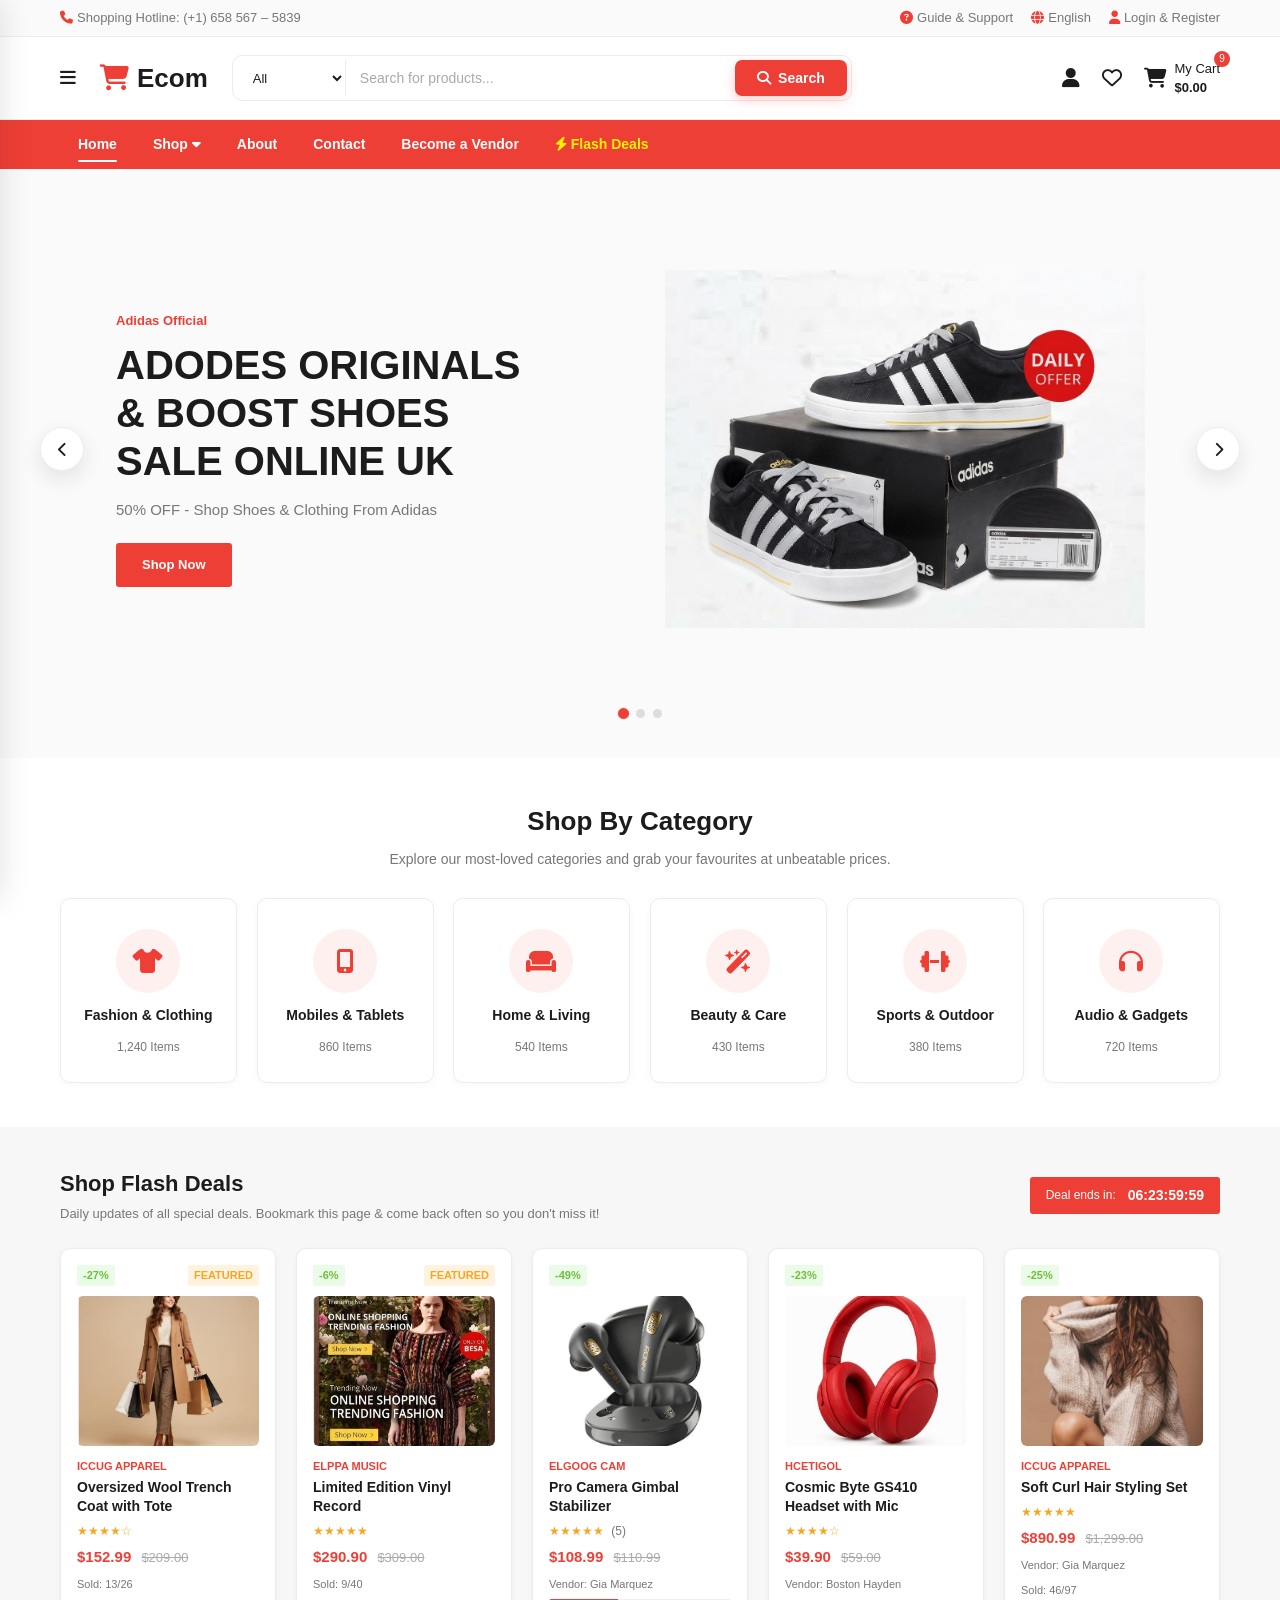
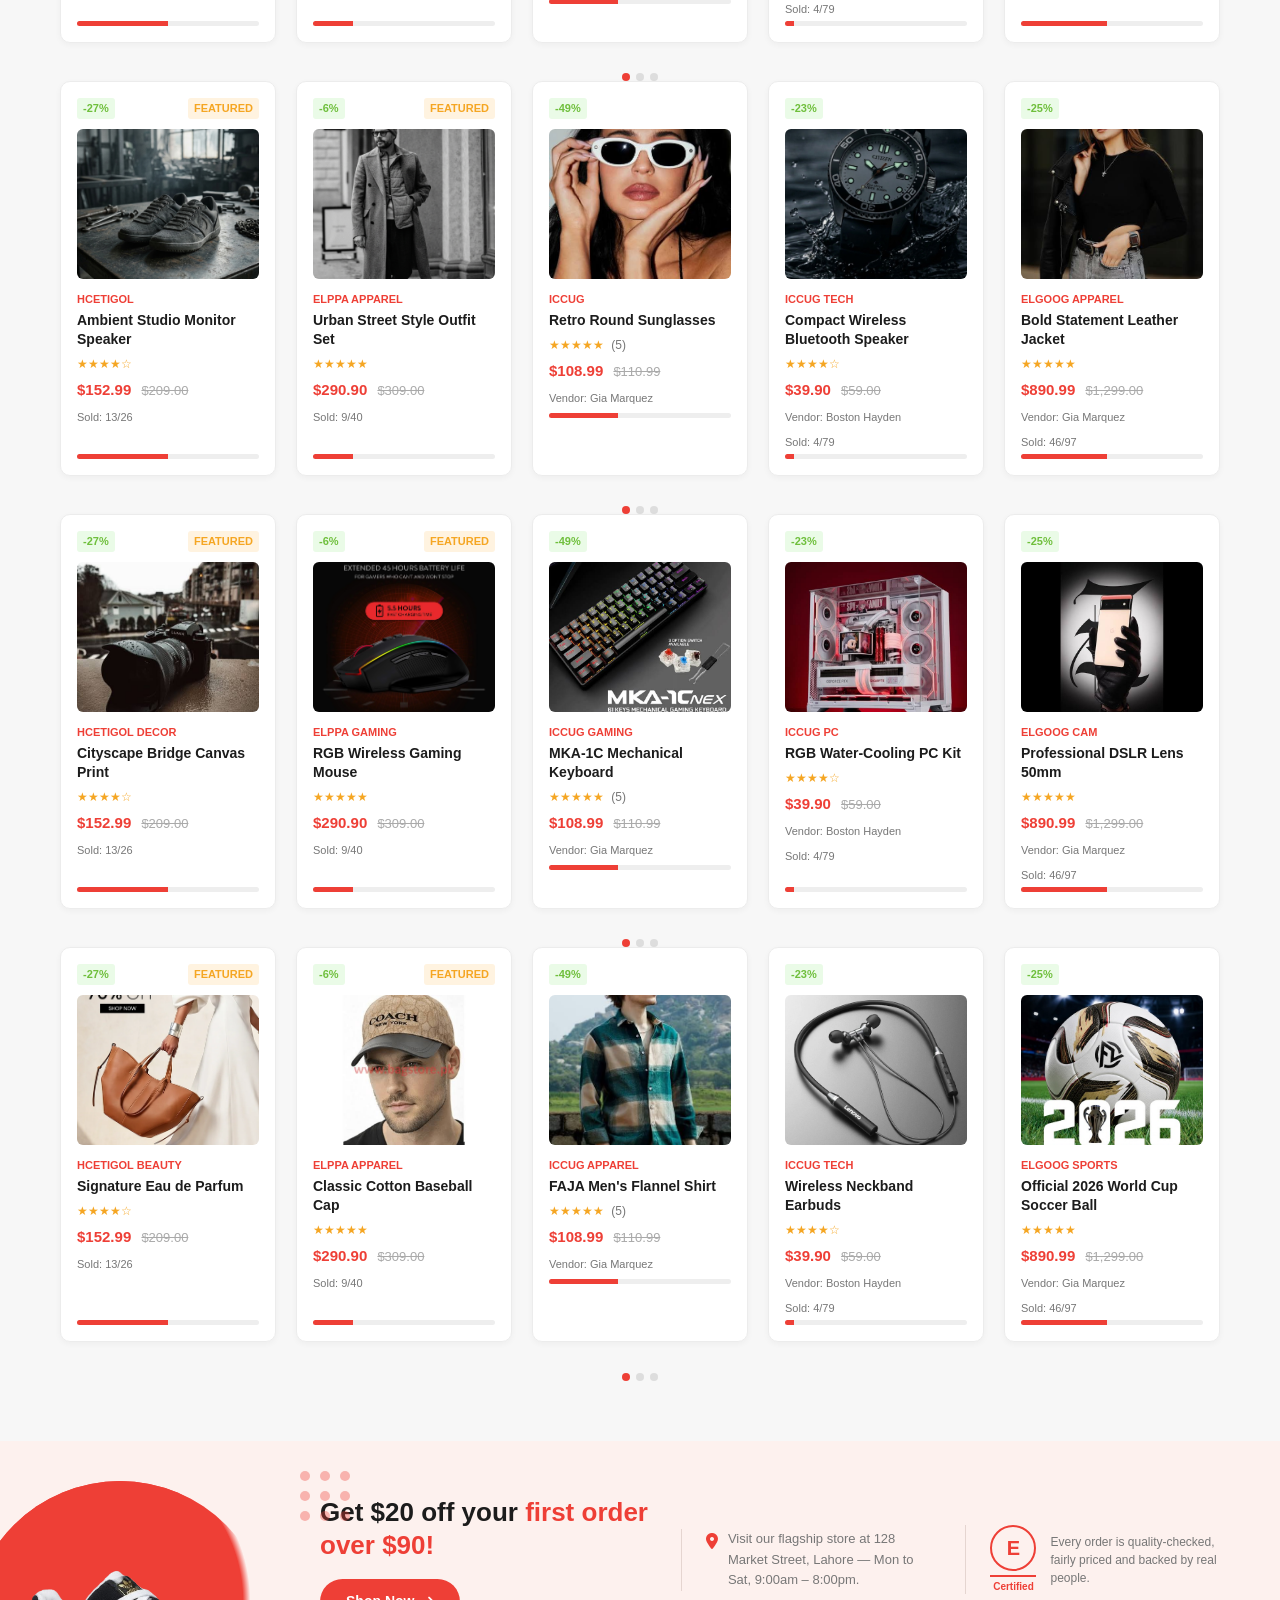
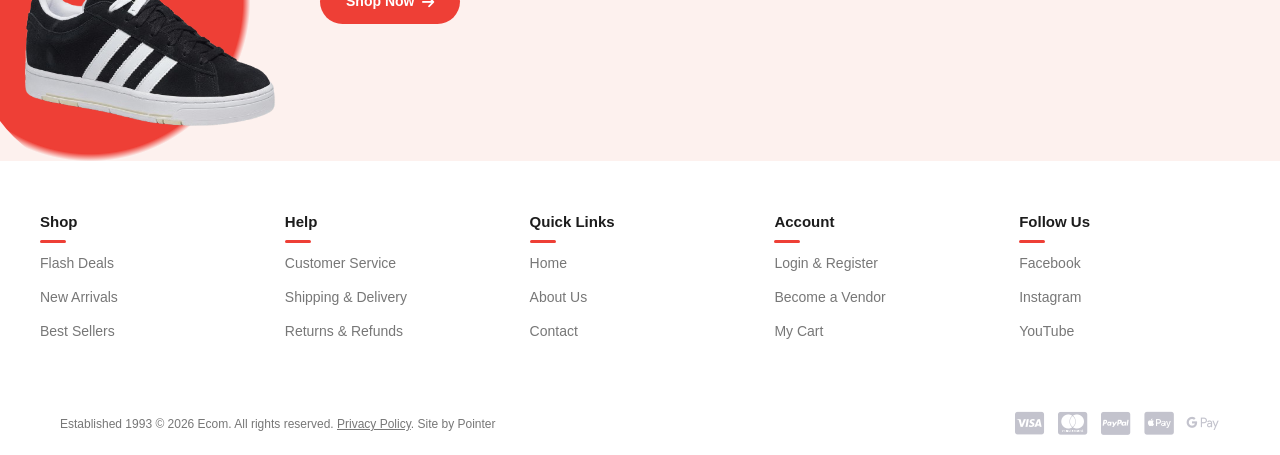
<file: index.html>
<!DOCTYPE html>
<html lang="en">
<head>
<meta charset="UTF-8">
<meta name="viewport" content="width=device-width, initial-scale=1.0">
<title>Ecom - Multipurpose eCommerce Store</title>
<link rel="stylesheet" href="assets/css/stylee.css">
<link rel="stylesheet" href="https://cdnjs.cloudflare.com/ajax/libs/font-awesome/6.5.1/css/all.min.css">
</head>
<body>

<!-- Top Bar -->
<div class="top-bar">
  <div class="container">
    <div class="top-left">
      <span><i class="fa-solid fa-phone"></i>Shopping Hotline: (+1) 658 567 – 5839</span>
    </div>
    <div class="top-right">
      <a href="contact.html"><i class="fa-solid fa-circle-question"></i>Guide &amp; Support</a>
      <a href="#"><i class="fa-solid fa-globe"></i>English</a>
      <!-- <a href="check-out.html"><i class="fa-solid fa-truck"></i>Order Tracking</a> -->
      <a href="signin.html"><i class="fa-solid fa-user"></i>Login &amp; Register</a>
    </div>
  </div>
</div>

<!-- Header -->
<header class="header">
  <div class="container">
    <i class="fa-solid fa-bars menu-toggle" id="menuToggle" role="button" tabindex="0" aria-label="Open menu"></i>
    <a href="index.html" class="logo"><i class="fa-solid fa-cart-shopping"></i>Ecom</a>

    <form class="search-bar">
      <select>
        <option>All</option>
        <option>Electronics</option>
        <option>Fashion</option>
        <option>Mobiles</option>
      </select>
      <input type="text" placeholder="Search for products...">
      <button type="submit"><i class="fa-solid fa-magnifying-glass"></i>Search</button>
    </form>

    <div class="header-icons">
      <a href="signin.html" class="icon-item" aria-label="Login">
        <i class="fa-solid fa-user"></i>

      </a>
      <a href="signin.html" class="icon-item" aria-label="Wishlist">
        <i class="fa-regular fa-heart"></i>
      </a>
      <a href="check-out.html" class="icon-item">
        <i class="fa-solid fa-cart-shopping"></i>
        <span class="cart-count">9</span>
        <div>
          <div>My Cart</div>
          <strong>$0.00</strong>
        </div>
      </a>
    </div>
  </div>
</header>

<!-- Nav -->
<nav class="main-nav">
  <div class="container">
    <ul>
      <li><a href="index.html" class="active">Home</a></li>
      <li class="has-mega">
        <a href="index.html#flash-deals">Shop <i class="fa-solid fa-caret-down"></i></a>
        <div class="mega-menu">
          <div class="container">
            <div class="mega-grid">
              <div class="mega-col">
                <h4 class="mega-col-title">Categories</h4>
                <div class="mega-links">
                  <a href="index.html#flash-deals"><i class="fa-solid fa-shirt"></i>Fashion &amp; Clothing</a>
                  <a href="index.html#flash-deals"><i class="fa-solid fa-mobile-screen-button"></i>Mobiles &amp; Tablets</a>
                  <a href="index.html#flash-deals"><i class="fa-solid fa-couch"></i>Home &amp; Living</a>
                  <a href="index.html#flash-deals"><i class="fa-solid fa-wand-magic-sparkles"></i>Beauty &amp; Care</a>
                  <a href="index.html#flash-deals"><i class="fa-solid fa-dumbbell"></i>Sports &amp; Outdoor</a>
                </div>
              </div>
              <div class="mega-col">
                <h4 class="mega-col-title">Collections</h4>
                <div class="mega-links">
                  <a href="index.html#flash-deals">New Arrivals <span class="mega-tag new">New</span></a>
                  <a href="index.html#flash-deals">Best Sellers</a>
                  <a href="index.html#flash-deals">Trending Now <span class="mega-tag trend">Trend</span></a>
                  <a href="index.html#flash-deals">Top Rated</a>
                  <a href="index.html#flash-deals">Clearance Sale <span class="mega-tag hot">Hot</span></a>
                </div>
              </div>
              <div class="mega-col">
                <h4 class="mega-col-title">Deals &amp; Offers</h4>
                <div class="mega-links">
                  <a href="index.html#flash-deals"><i class="fa-solid fa-bolt"></i>Flash Deals</a>
                  <a href="check-out.html"><i class="fa-solid fa-ticket"></i>Coupons &amp; Vouchers</a>
                  <a href="check-out.html"><i class="fa-solid fa-gift"></i>Gift Cards</a>
                  <a href="check-out.html"><i class="fa-solid fa-box-open"></i>Bundle Offers</a>
                  <a href="check-out.html"><i class="fa-solid fa-truck-fast"></i>Free Shipping</a>
                </div>
              </div>
              <div class="mega-col mega-products">
                <h4 class="mega-col-title">Featured Products</h4>
                <div class="mega-cards">
                  <div class="mega-card">
                    <a href="check-out.html" class="mega-card-img">
                      <img src="images/headphones.jpg" alt="Wireless Headphones">
                      <span class="mega-card-badge">Hot</span>
                    </a>
                    <div class="mega-card-body">
                      <div class="mega-card-stars"><i class="fa-solid fa-star"></i><i class="fa-solid fa-star"></i><i class="fa-solid fa-star"></i><i class="fa-solid fa-star"></i><i class="fa-solid fa-star-half-stroke"></i><span>(4.8)</span></div>
                      <a href="check-out.html" class="mega-card-name">Wireless Headphones</a>
                      <div class="mega-card-price">$59.00 <del>$89.00</del></div>
                    </div>
                  </div>
                  <div class="mega-card">
                    <a href="check-out.html" class="mega-card-img">
                      <img src="images/earbuds.jpg" alt="Wireless Earbuds">
                      <span class="mega-card-badge">New</span>
                    </a>
                    <div class="mega-card-body">
                      <div class="mega-card-stars"><i class="fa-solid fa-star"></i><i class="fa-solid fa-star"></i><i class="fa-solid fa-star"></i><i class="fa-solid fa-star"></i><i class="fa-regular fa-star"></i><span>(4.5)</span></div>
                      <a href="check-out.html" class="mega-card-name">Wireless Earbuds</a>
                      <div class="mega-card-price">$29.00 <del>$45.00</del></div>
                    </div>
                  </div>
                </div>
              </div>
            </div>
            <div class="mega-promo">
              <div class="mega-promo-item">
                <i class="fa-solid fa-tags"></i>
                <div><strong>Sale — Up to 50% OFF</strong><span class="mega-promo-sub">On selected fashion &amp; gadgets</span></div>
              </div>
              <div class="mega-promo-item">
                <i class="fa-solid fa-fire"></i>
                <div><strong>Hot Sale — 25% OFF</strong><span class="mega-promo-sub">Flash deals end this week</span></div>
              </div>
              <a href="index.html#flash-deals" class="mega-promo-btn">Shop Now <i class="fa-solid fa-arrow-right"></i></a>
            </div>
          </div>
        </div>
      </li>
      <li><a href="about.html">About</a></li>
      <li><a href="contact.html">Contact</a></li>
      <li><a href="signup.html">Become a Vendor</a></li>
      <li class="flash"><a href="index.html#flash-deals"><i class="fa-solid fa-bolt"></i> Flash Deals</a></li>
    </ul>
    <div class="nav-right">
      <!-- <a href="check-out.html">Recently Viewed</a> -->
    </div>
  </div>
</nav>

<!-- Mobile nav drawer -->
<div class="nav-drawer-overlay" id="navDrawerOverlay"></div>
<aside class="nav-drawer" id="navDrawer" aria-hidden="true">
  <div class="nav-drawer-head">
    <a href="index.html" class="logo"><i class="fa-solid fa-cart-shopping"></i>Ecom</a>
    <button type="button" class="nav-drawer-close" id="navDrawerClose" aria-label="Close menu">&times;</button>
  </div>
  <div class="nav-drawer-links">
    <a href="index.html" class="active">Home</a>
    <a href="index.html#flash-deals">Shop</a>
    <a href="about.html">About</a>
    <a href="contact.html">Contact</a>
    <a href="signup.html">Become a Vendor</a>
    <a href="index.html#flash-deals">Flash Deals</a>
    <!-- <a href="check-out.html">Recently Viewed</a> -->
    <a href="contact.html">Guide &amp; Support</a>
    <!-- <a href="check-out.html">Order Tracking</a> -->
    <a href="signin.html">Login &amp; Register</a>
  </div>
</aside>

<!-- Hero -->
<section class="hero">
  <div class="container">
    <button type="button" class="hero-arrow left" aria-label="Previous slide"><i class="fa-solid fa-chevron-left"></i></button>

    <div class="hero-slides">
      <div class="hero-slide active">
        <div class="hero-content">
          <div class="hero-tag">Adidas Official</div>
          <h1 class="hero-title">ADODES ORIGINALS<br>&amp; BOOST SHOES<br>SALE ONLINE UK</h1>
          <p class="hero-sub">50% OFF - Shop Shoes &amp; Clothing From Adidas</p>
          <a href="#" class="hero-btn">Shop Now</a>
        </div>

        <div class="hero-image">
          <img src="images/image.png" alt="Adidas Shoes">
        </div>
      </div>

      <div class="hero-slide">
        <div class="hero-content">
          <div class="hero-tag">Audio Zone</div>
          <h2 class="hero-title">WIRELESS HEADPHONES<br>MEGA SALE ONLINE</h2>
          <p class="hero-sub">Up to 40% OFF - Shop Top Audio Brands</p>
          <a href="index.html#flash-deals" class="hero-btn">Shop Now</a>
        </div>

        <div class="hero-image">
          <img src="images/headphones.jpg" alt="Wireless Headphones">
        </div>
      </div>

      <div class="hero-slide">
        <div class="hero-content">
          <div class="hero-tag">Smart Gadgets</div>
          <h2 class="hero-title">TRUE WIRELESS<br>EARBUDS DEAL WEEK</h2>
          <p class="hero-sub">Save 35% Today - Premium Sound, Better Price</p>
          <a href="index.html#flash-deals" class="hero-btn">Shop Now</a>
        </div>

        <div class="hero-image">
          <img src="images/earbuds.jpg" alt="True Wireless Earbuds">
        </div>
      </div>
    </div>

    <button type="button" class="hero-arrow right" aria-label="Next slide"><i class="fa-solid fa-chevron-right"></i></button>
  </div>
  <div class="hero-dots">
    <button type="button" class="active" aria-label="Go to slide 1"></button>
    <button type="button" aria-label="Go to slide 2"></button>
    <button type="button" aria-label="Go to slide 3"></button>
  </div>
</section>

<!-- Categories -->
<section class="categories">
  <div class="container">
    <div class="categories-header">
      <h2>Shop By Category</h2>
      <p>Explore our most-loved categories and grab your favourites at unbeatable prices.</p>
    </div>
    <div class="category-grid">
      <a href="index.html#flash-deals" class="category-card">
        <span class="category-icon"><i class="fa-solid fa-shirt"></i></span>
        <h3>Fashion &amp; Clothing</h3>
        <span class="category-count">1,240 Items</span>
      </a>
      <a href="index.html#flash-deals" class="category-card">
        <span class="category-icon"><i class="fa-solid fa-mobile-screen-button"></i></span>
        <h3>Mobiles &amp; Tablets</h3>
        <span class="category-count">860 Items</span>
      </a>
      <a href="index.html#flash-deals" class="category-card">
        <span class="category-icon"><i class="fa-solid fa-couch"></i></span>
        <h3>Home &amp; Living</h3>
        <span class="category-count">540 Items</span>
      </a>
      <a href="index.html#flash-deals" class="category-card">
        <span class="category-icon"><i class="fa-solid fa-wand-magic-sparkles"></i></span>
        <h3>Beauty &amp; Care</h3>
        <span class="category-count">430 Items</span>
      </a>
      <a href="index.html#flash-deals" class="category-card">
        <span class="category-icon"><i class="fa-solid fa-dumbbell"></i></span>
        <h3>Sports &amp; Outdoor</h3>
        <span class="category-count">380 Items</span>
      </a>
      <a href="index.html#flash-deals" class="category-card">
        <span class="category-icon"><i class="fa-solid fa-headphones"></i></span>
        <h3>Audio &amp; Gadgets</h3>
        <span class="category-count">720 Items</span>
      </a>
    </div>
  </div>
</section>
<section class="flash-deals" id="flash-deals">
  <div class="container">
    <div class="flash-header">
      <div>
        <h2>Shop Flash Deals</h2>
        <p>Daily updates of all special deals. Bookmark this page &amp; come back often so you don't miss it!</p>
      </div>
      <div class="countdown">
        <span class="label">Deal ends in:</span>
        <span id="countdown-timer">07:00:00:00</span>
      </div>
    </div>

   <div class="product-grid-container">

 <div class="product-grid">
  <div class="product-card">
    <div class="badge-row"><span class="badge off">-27%</span><span class="badge featured">FEATURED</span></div>
    <img src="images/woman.jpg" alt="Winter Travel Coat">
    <div class="vendor">Iccug Apparel</div>
    <div class="product-name">Oversized Wool Trench Coat with Tote</div>
    <div class="stars">★★★★☆</div>
    <div class="price">$152.99 <del>$209.00</del></div>
    <div class="sold-info">Sold: 13/26</div>
    <div class="progress-bar"><span style="width:50%"></span></div>
  </div>

  <div class="product-card">
    <div class="badge-row"><span class="badge off">-6%</span><span class="badge featured">FEATURED</span></div>
    <img src="images/high2.png" alt="Vinyl Record Album Art">
    <div class="vendor">Elppa Music</div>
    <div class="product-name">Limited Edition Vinyl Record</div>
    <div class="stars">★★★★★</div>
    <div class="price">$290.90 <del>$309.00</del></div>
    <div class="sold-info">Sold: 9/40</div>
    <div class="progress-bar"><span style="width:22%"></span></div>
  </div>

  <div class="product-card">
    <div class="badge-row"><span class="badge off">-49%</span></div>
    <img src="images/high16.png" alt="Camera Gimbal Stabilizer">
    <div class="vendor">Elgoog Cam</div>
    <div class="product-name">Pro Camera Gimbal Stabilizer</div>
    <div class="stars">★★★★★ <span>(5)</span></div>
    <div class="price">$108.99 <del>$110.99</del></div>
    <div class="vendor-name">Vendor: Gia Marquez</div>
    <div class="progress-bar" style="margin-top:6px"><span style="width:38%"></span></div>
  </div>

  <div class="product-card">
    <div class="badge-row"><span class="badge off">-23%</span></div>
    <img src="images/headphones.jpg" alt="Red Wireless Headphones">
    <div class="vendor">Hcetigol</div>
    <div class="product-name">Cosmic Byte GS410 Headset with Mic</div>
    <div class="stars">★★★★☆</div>
    <div class="price">$39.90 <del>$59.00</del></div>
    <div class="vendor-name">Vendor: Boston Hayden</div>
    <div class="sold-info">Sold: 4/79</div>
    <div class="progress-bar"><span style="width:5%"></span></div>
  </div>

  <div class="product-card">
    <div class="badge-row"><span class="badge off">-25%</span></div>
    <img src="images/high4.png" alt="Portrait Fashion Look">
    <div class="vendor">Iccug Apparel</div>
    <div class="product-name">Soft Curl Hair Styling Set</div>
    <div class="stars">★★★★★</div>
    <div class="price">$890.99 <del>$1,299.00</del></div>
    <div class="vendor-name">Vendor: Gia Marquez</div>
    <div class="sold-info">Sold: 46/97</div>
    <div class="progress-bar"><span style="width:47%"></span></div>
  </div>
</div>
<div class="pagination-dots"><span class="active"></span><span></span><span></span></div>


<!-- ================= ROW 2 ================= -->
<div class="product-grid">
  <div class="product-card">
    <div class="badge-row"><span class="badge off">-27%</span><span class="badge featured">FEATURED</span></div>
    <img src="images/high8.png" alt="Home Studio Speaker Setup">
    <div class="vendor">Hcetigol</div>
    <div class="product-name">Ambient Studio Monitor Speaker</div>
    <div class="stars">★★★★☆</div>
    <div class="price">$152.99 <del>$209.00</del></div>
    <div class="sold-info">Sold: 13/26</div>
    <div class="progress-bar"><span style="width:50%"></span></div>
  </div>

  <div class="product-card">
    <div class="badge-row"><span class="badge off">-6%</span><span class="badge featured">FEATURED</span></div>
    <img src="images/high9.png" alt="Street Style Look">
    <div class="vendor">Elppa Apparel</div>
    <div class="product-name">Urban Street Style Outfit Set</div>
    <div class="stars">★★★★★</div>
    <div class="price">$290.90 <del>$309.00</del></div>
    <div class="sold-info">Sold: 9/40</div>
    <div class="progress-bar"><span style="width:22%"></span></div>
  </div>

  <div class="product-card">
    <div class="badge-row"><span class="badge off">-49%</span></div>
    <img src="images/high10.png" alt="Retro Sunglasses">
    <div class="vendor">Iccug</div>
    <div class="product-name">Retro Round Sunglasses</div>
    <div class="stars">★★★★★ <span>(5)</span></div>
    <div class="price">$108.99 <del>$110.99</del></div>
    <div class="vendor-name">Vendor: Gia Marquez</div>
    <div class="progress-bar" style="margin-top:6px"><span style="width:38%"></span></div>
  </div>

  <div class="product-card">
    <div class="badge-row"><span class="badge off">-23%</span></div>
    <img src="images/high11.png" alt="Wireless Speaker Device">
    <div class="vendor">Iccug Tech</div>
    <div class="product-name">Compact Wireless Bluetooth Speaker</div>
    <div class="stars">★★★★☆</div>
    <div class="price">$39.90 <del>$59.00</del></div>
    <div class="vendor-name">Vendor: Boston Hayden</div>
    <div class="sold-info">Sold: 4/79</div>
    <div class="progress-bar"><span style="width:5%"></span></div>
  </div>

  <div class="product-card">
    <div class="badge-row"><span class="badge off">-25%</span></div>
    <img src="images/high26.png" alt="Black Jacket Portrait">
    <div class="vendor">Elgoog Apparel</div>
    <div class="product-name">Bold Statement Leather Jacket</div>
    <div class="stars">★★★★★</div>
    <div class="price">$890.99 <del>$1,299.00</del></div>
    <div class="vendor-name">Vendor: Gia Marquez</div>
    <div class="sold-info">Sold: 46/97</div>
    <div class="progress-bar"><span style="width:47%"></span></div>
  </div>
</div>
<div class="pagination-dots"><span class="active"></span><span></span><span></span></div>


<!-- ================= ROW 3 ================= -->
<div class="product-grid">
  <div class="product-card">
    <div class="badge-row"><span class="badge off">-27%</span><span class="badge featured">FEATURED</span></div>
    <img src="images/high22.png" alt="City Bridge Wall Art">
    <div class="vendor">Hcetigol Decor</div>
    <div class="product-name">Cityscape Bridge Canvas Print</div>
    <div class="stars">★★★★☆</div>
    <div class="price">$152.99 <del>$209.00</del></div>
    <div class="sold-info">Sold: 13/26</div>
    <div class="progress-bar"><span style="width:50%"></span></div>
  </div>

  <div class="product-card">
    <div class="badge-row"><span class="badge off">-6%</span><span class="badge featured">FEATURED</span></div>
    <img src="images/high23.png" alt="Red Gaming Mouse">
    <div class="vendor">Elppa Gaming</div>
    <div class="product-name">RGB Wireless Gaming Mouse</div>
    <div class="stars">★★★★★</div>
    <div class="price">$290.90 <del>$309.00</del></div>
    <div class="sold-info">Sold: 9/40</div>
    <div class="progress-bar"><span style="width:22%"></span></div>
  </div>

  <div class="product-card">
    <div class="badge-row"><span class="badge off">-49%</span></div>
    <img src="images/high24.png" alt="Mechanical Gaming Keyboard">
    <div class="vendor">Iccug Gaming</div>
    <div class="product-name">MKA-1C Mechanical Keyboard</div>
    <div class="stars">★★★★★ <span>(5)</span></div>
    <div class="price">$108.99 <del>$110.99</del></div>
    <div class="vendor-name">Vendor: Gia Marquez</div>
    <div class="progress-bar" style="margin-top:6px"><span style="width:38%"></span></div>
  </div>

  <div class="product-card">
    <div class="badge-row"><span class="badge off">-23%</span></div>
    <img src="images/high25.png" alt="PC Build RGB Parts">
    <div class="vendor">Iccug PC</div>
    <div class="product-name">RGB Water-Cooling PC Kit</div>
    <div class="stars">★★★★☆</div>
    <div class="price">$39.90 <del>$59.00</del></div>
    <div class="vendor-name">Vendor: Boston Hayden</div>
    <div class="sold-info">Sold: 4/79</div>
    <div class="progress-bar"><span style="width:5%"></span></div>
  </div>

  <div class="product-card">
    <div class="badge-row"><span class="badge off">-25%</span></div>
    <img src="images/high12.png" alt="Camera Lens Close-up">
    <div class="vendor">Elgoog Cam</div>
    <div class="product-name">Professional DSLR Lens 50mm</div>
    <div class="stars">★★★★★</div>
    <div class="price">$890.99 <del>$1,299.00</del></div>
    <div class="vendor-name">Vendor: Gia Marquez</div>
    <div class="sold-info">Sold: 46/97</div>
    <div class="progress-bar"><span style="width:47%"></span></div>
  </div>
</div>
<div class="pagination-dots"><span class="active"></span><span></span><span></span></div>


<!-- ================= ROW 4 ================= -->
<div class="product-grid">
  <div class="product-card">
    <div class="badge-row"><span class="badge off">-27%</span><span class="badge featured">FEATURED</span></div>
    <img src="images/high21.png" alt="Luxury Perfume Bottle">
    <div class="vendor">Hcetigol Beauty</div>
    <div class="product-name">Signature Eau de Parfum</div>
    <div class="stars">★★★★☆</div>
    <div class="price">$152.99 <del>$209.00</del></div>
    <div class="sold-info">Sold: 13/26</div>
    <div class="progress-bar"><span style="width:50%"></span></div>
  </div>

  <div class="product-card">
    <div class="badge-row"><span class="badge off">-6%</span><span class="badge featured">FEATURED</span></div>
    <img src="images/high20.png" alt="Man Wearing Cap Portrait">
    <div class="vendor">Elppa Apparel</div>
    <div class="product-name">Classic Cotton Baseball Cap</div>
    <div class="stars">★★★★★</div>
    <div class="price">$290.90 <del>$309.00</del></div>
    <div class="sold-info">Sold: 9/40</div>
    <div class="progress-bar"><span style="width:22%"></span></div>
  </div>

  <div class="product-card">
    <div class="badge-row"><span class="badge off">-49%</span></div>
    <img src="images/high19.png" alt="Man in Plaid Shirt">
    <div class="vendor">Iccug Apparel</div>
    <div class="product-name">FAJA Men's Flannel Shirt</div>
    <div class="stars">★★★★★ <span>(5)</span></div>
    <div class="price">$108.99 <del>$110.99</del></div>
    <div class="vendor-name">Vendor: Gia Marquez</div>
    <div class="progress-bar" style="margin-top:6px"><span style="width:38%"></span></div>
  </div>

  <div class="product-card">
    <div class="badge-row"><span class="badge off">-23%</span></div>
    <img src="images/high17.png" alt="Wireless Neckband Earbuds">
    <div class="vendor">Iccug Tech</div>
    <div class="product-name">Wireless Neckband Earbuds</div>
    <div class="stars">★★★★☆</div>
    <div class="price">$39.90 <del>$59.00</del></div>
    <div class="vendor-name">Vendor: Boston Hayden</div>
    <div class="sold-info">Sold: 4/79</div>
    <div class="progress-bar"><span style="width:5%"></span></div>
  </div>

  <div class="product-card">
    <div class="badge-row"><span class="badge off">-25%</span></div>
    <img src="images/high18.png" alt="Soccer Ball 2026">
    <div class="vendor">Elgoog Sports</div>
    <div class="product-name">Official 2026 World Cup Soccer Ball</div>
    <div class="stars">★★★★★</div>
    <div class="price">$890.99 <del>$1,299.00</del></div>
    <div class="vendor-name">Vendor: Gia Marquez</div>
    <div class="sold-info">Sold: 46/97</div>
    <div class="progress-bar"><span style="width:47%"></span></div>
  </div>
</div>
<div class="pagination-dots"><span class="active"></span><span></span><span></span></div>
</div>
</div>
</section>




<!-- Footer -->
<footer class="site-footer">
  <div class="footer-promo">
    <div class="promo-dots">
      <span></span><span></span><span></span>
      <span></span><span></span><span></span>
      <span></span><span></span><span></span>
    </div>

    <div class="footer-shoe-img">
      <img src="images/high15.png" alt="Shoe">
    </div>

    <div class="container footer-promo-inner">
      <div class="promo-offer">
        <h3>Get $20 off your <span>first order over $90!</span></h3>
        <a href="index.html#flash-deals" class="join-link">Shop Now <i class="fa-solid fa-arrow-right"></i></a>
      </div>

      <div class="promo-location">
        <i class="fa-solid fa-location-dot"></i>
        <p>Visit our flagship store at 128 Market Street, Lahore — Mon to Sat, 9:00am – 8:00pm.</p>
      </div>

      <div class="promo-certified">
        <div class="b-badge">
          <span>E</span>
          <small>Certified</small>
        </div>
        <p>Every order is quality-checked, fairly priced and backed by real people.</p>
      </div>
    </div>
  </div>
 <div class="container footer-top">
    <div class="footer-col">
      <h4>Shop</h4>
      <ul>
        <li><a href="index.html#flash-deals">Flash Deals</a></li>
        <li><a href="index.html#flash-deals">New Arrivals</a></li>
        <li><a href="index.html#flash-deals">Best Sellers</a></li>
      </ul>
    </div>
    <div class="footer-col">
      <h4>Help</h4>
      <ul>
        <li><a href="contact.html">Customer Service</a></li>
        <li><a href="contact.html">Shipping &amp; Delivery</a></li>
        <li><a href="contact.html">Returns &amp; Refunds</a></li>
      </ul>
    </div>
    <div class="footer-col">
      <h4>Quick Links</h4>
      <ul>
        <li><a href="index.html">Home</a></li>
        <li><a href="about.html">About Us</a></li>
        <li><a href="contact.html">Contact</a></li>
      </ul>
    </div>
    <div class="footer-col">
      <h4>Account</h4>
      <ul>
        <li><a href="signin.html">Login &amp; Register</a></li>
        <li><a href="signup.html">Become a Vendor</a></li>
        <li><a href="check-out.html">My Cart</a></li>
      </ul>
    </div>
    <div class="footer-col">
      <h4>Follow Us</h4>
      <ul>
        <li><a href="#">Facebook</a></li>
        <li><a href="#">Instagram</a></li>
        <li><a href="#">YouTube</a></li>
      </ul>
    </div>
  </div>
  <div class="footer-bottom">
    <div class="container footer-bottom-inner">
      <p>Established 1993 © 2026 Ecom. All rights reserved. <a href="#">Privacy Policy</a>. Site by Pointer</p>
      <div class="footer-pay" aria-label="Accepted payment methods">
        <i class="fa-brands fa-cc-visa"></i>
        <i class="fa-brands fa-cc-mastercard"></i>
        <i class="fa-brands fa-cc-paypal"></i>
        <i class="fa-brands fa-cc-apple-pay"></i>
        <i class="fa-brands fa-google-pay"></i>
      </div>
    </div>
  </div>
</footer>











<script src="assets/js/script.js"></script>
</body>
</html>
</file>
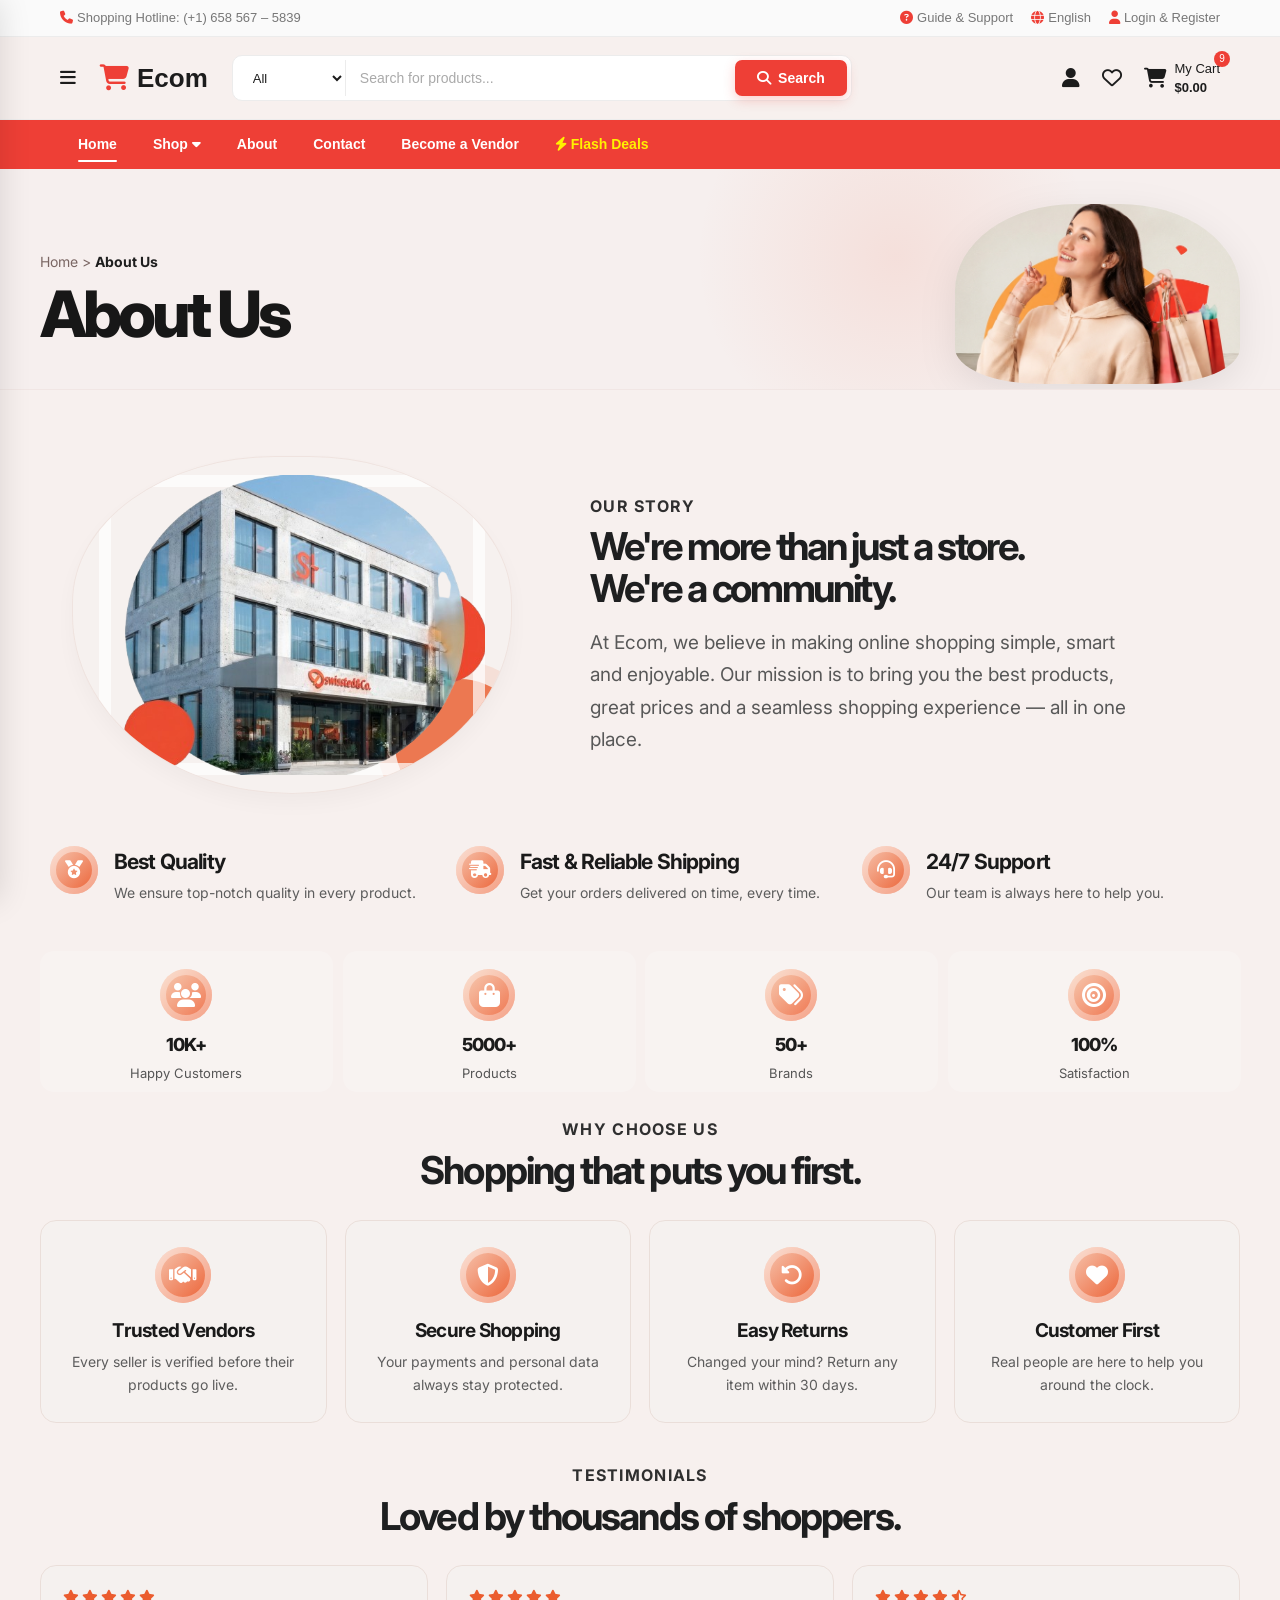
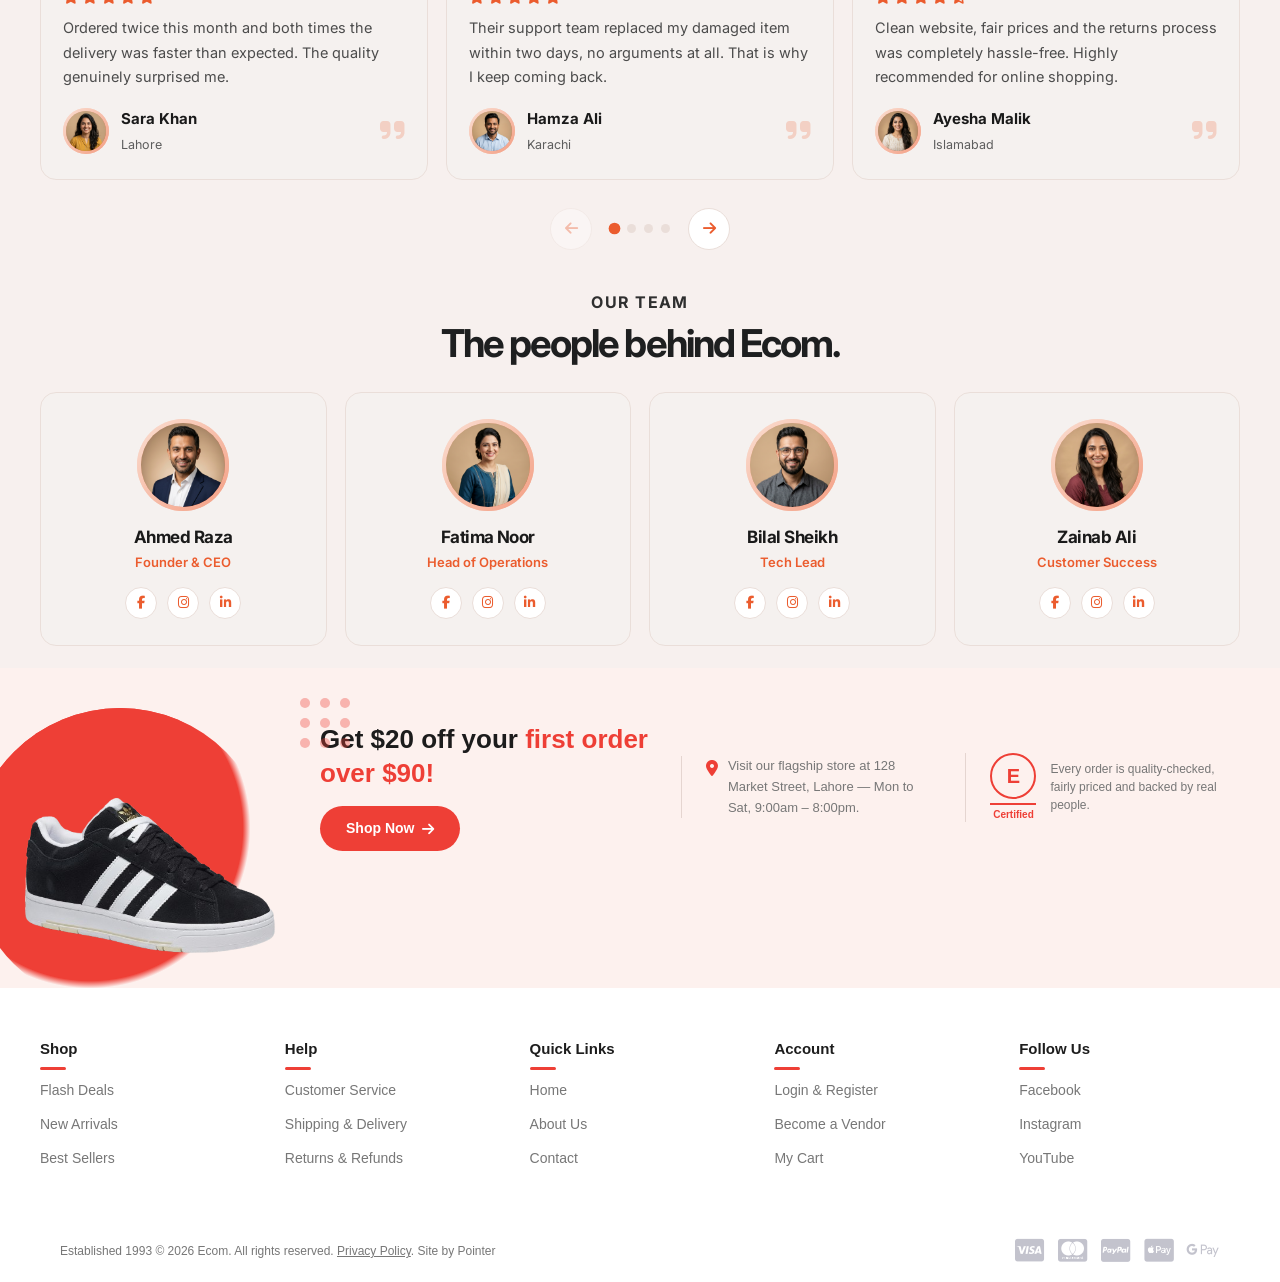
<file: about.html>
<!DOCTYPE html>
<html lang="en">
<head>
  <meta charset="UTF-8" />
  <meta name="viewport" content="width=device-width, initial-scale=1.0" />
  <title>About Us - Ecom</title>
  <link rel="preconnect" href="https://fonts.googleapis.com">
  <link rel="preconnect" href="https://fonts.gstatic.com" crossorigin>
  <link href="https://fonts.googleapis.com/css2?family=Inter:wght@400;500;600;700;800&display=swap" rel="stylesheet">
  <link rel="stylesheet" href="https://cdnjs.cloudflare.com/ajax/libs/font-awesome/6.5.1/css/all.min.css">
<link rel="stylesheet" href="assets/css/stylee.css">
<link rel="stylesheet" href="assets/css/about.css">
</head>
<body>

<!-- Top Bar -->
<div class="top-bar">
  <div class="container">
    <div class="top-left">
      <span><i class="fa-solid fa-phone"></i>Shopping Hotline: (+1) 658 567 – 5839</span>
    </div>
    <div class="top-right">
      <a href="contact.html"><i class="fa-solid fa-circle-question"></i>Guide &amp; Support</a>
      <a href="#"><i class="fa-solid fa-globe"></i>English</a>
      <!-- <a href="check-out.html"><i class="fa-solid fa-truck"></i>Order Tracking</a> -->
      <a href="signin.html"><i class="fa-solid fa-user"></i>Login &amp; Register</a>
    </div>
  </div>
</div>

<!-- Header -->
<header class="header">
  <div class="container">
    <i class="fa-solid fa-bars menu-toggle" id="menuToggle" role="button" tabindex="0" aria-label="Open menu"></i>
    <a href="index.html" class="logo"><i class="fa-solid fa-cart-shopping"></i>Ecom</a>

    <form class="search-bar">
      <select>
        <option>All</option>
        <option>Electronics</option>
        <option>Fashion</option>
        <option>Mobiles</option>
      </select>
      <input type="text" placeholder="Search for products...">
      <button type="submit"><i class="fa-solid fa-magnifying-glass"></i>Search</button>
    </form>

    <div class="header-icons">
      <a href="signin.html" class="icon-item" aria-label="Login">
        <i class="fa-solid fa-user"></i>

      </a>
      <a href="signin.html" class="icon-item" aria-label="Wishlist">
        <i class="fa-regular fa-heart"></i>
      </a>
      <a href="check-out.html" class="icon-item">
        <i class="fa-solid fa-cart-shopping"></i>
        <span class="cart-count">9</span>
        <div>
          <div>My Cart</div>
          <strong>$0.00</strong>
        </div>
      </a>
    </div>
  </div>
</header>

<!-- Nav -->
<nav class="main-nav">
  <div class="container">
    <ul>
      <li><a href="index.html" class="active">Home</a></li>
      <li class="has-mega">
        <a href="index.html#flash-deals">Shop <i class="fa-solid fa-caret-down"></i></a>
        <div class="mega-menu">
          <div class="container">
            <div class="mega-grid">
              <div class="mega-col">
                <h4 class="mega-col-title">Categories</h4>
                <div class="mega-links">
                  <a href="index.html#flash-deals"><i class="fa-solid fa-shirt"></i>Fashion &amp; Clothing</a>
                  <a href="index.html#flash-deals"><i class="fa-solid fa-mobile-screen-button"></i>Mobiles &amp; Tablets</a>
                  <a href="index.html#flash-deals"><i class="fa-solid fa-couch"></i>Home &amp; Living</a>
                  <a href="index.html#flash-deals"><i class="fa-solid fa-wand-magic-sparkles"></i>Beauty &amp; Care</a>
                  <a href="index.html#flash-deals"><i class="fa-solid fa-dumbbell"></i>Sports &amp; Outdoor</a>
                </div>
              </div>
              <div class="mega-col">
                <h4 class="mega-col-title">Collections</h4>
                <div class="mega-links">
                  <a href="index.html#flash-deals">New Arrivals <span class="mega-tag new">New</span></a>
                  <a href="index.html#flash-deals">Best Sellers</a>
                  <a href="index.html#flash-deals">Trending Now <span class="mega-tag trend">Trend</span></a>
                  <a href="index.html#flash-deals">Top Rated</a>
                  <a href="index.html#flash-deals">Clearance Sale <span class="mega-tag hot">Hot</span></a>
                </div>
              </div>
              <div class="mega-col">
                <h4 class="mega-col-title">Deals &amp; Offers</h4>
                <div class="mega-links">
                  <a href="index.html#flash-deals"><i class="fa-solid fa-bolt"></i>Flash Deals</a>
                  <a href="check-out.html"><i class="fa-solid fa-ticket"></i>Coupons &amp; Vouchers</a>
                  <a href="check-out.html"><i class="fa-solid fa-gift"></i>Gift Cards</a>
                  <a href="check-out.html"><i class="fa-solid fa-box-open"></i>Bundle Offers</a>
                  <a href="check-out.html"><i class="fa-solid fa-truck-fast"></i>Free Shipping</a>
                </div>
              </div>
              <div class="mega-col mega-products">
                <h4 class="mega-col-title">Featured Products</h4>
                <div class="mega-cards">
                  <div class="mega-card">
                    <a href="check-out.html" class="mega-card-img">
                      <img src="images/headphones.jpg" alt="Wireless Headphones">
                      <span class="mega-card-badge">Hot</span>
                    </a>
                    <div class="mega-card-body">
                      <div class="mega-card-stars"><i class="fa-solid fa-star"></i><i class="fa-solid fa-star"></i><i class="fa-solid fa-star"></i><i class="fa-solid fa-star"></i><i class="fa-solid fa-star-half-stroke"></i><span>(4.8)</span></div>
                      <a href="check-out.html" class="mega-card-name">Wireless Headphones</a>
                      <div class="mega-card-price">$59.00 <del>$89.00</del></div>
                    </div>
                  </div>
                  <div class="mega-card">
                    <a href="check-out.html" class="mega-card-img">
                      <img src="images/earbuds.jpg" alt="Wireless Earbuds">
                      <span class="mega-card-badge">New</span>
                    </a>
                    <div class="mega-card-body">
                      <div class="mega-card-stars"><i class="fa-solid fa-star"></i><i class="fa-solid fa-star"></i><i class="fa-solid fa-star"></i><i class="fa-solid fa-star"></i><i class="fa-regular fa-star"></i><span>(4.5)</span></div>
                      <a href="check-out.html" class="mega-card-name">Wireless Earbuds</a>
                      <div class="mega-card-price">$29.00 <del>$45.00</del></div>
                    </div>
                  </div>
                </div>
              </div>
            </div>
            <div class="mega-promo">
              <div class="mega-promo-item">
                <i class="fa-solid fa-tags"></i>
                <div><strong>Sale — Up to 50% OFF</strong><span class="mega-promo-sub">On selected fashion &amp; gadgets</span></div>
              </div>
              <div class="mega-promo-item">
                <i class="fa-solid fa-fire"></i>
                <div><strong>Hot Sale — 25% OFF</strong><span class="mega-promo-sub">Flash deals end this week</span></div>
              </div>
              <a href="index.html#flash-deals" class="mega-promo-btn">Shop Now <i class="fa-solid fa-arrow-right"></i></a>
            </div>
          </div>
        </div>
      </li>
      <li><a href="about.html">About</a></li>
      <li><a href="contact.html">Contact</a></li>
      <li><a href="signup.html">Become a Vendor</a></li>
      <li class="flash"><a href="index.html#flash-deals"><i class="fa-solid fa-bolt"></i> Flash Deals</a></li>
    </ul>
    <div class="nav-right">
      <!-- <a href="check-out.html">Recently Viewed</a> -->
    </div>
  </div>
</nav>

<!-- Mobile nav drawer -->
<div class="nav-drawer-overlay" id="navDrawerOverlay"></div>
<aside class="nav-drawer" id="navDrawer" aria-hidden="true">
  <div class="nav-drawer-head">
    <a href="index.html" class="logo"><i class="fa-solid fa-cart-shopping"></i>Ecom</a>
    <button type="button" class="nav-drawer-close" id="navDrawerClose" aria-label="Close menu">&times;</button>
  </div>
  <div class="nav-drawer-links">
    <a href="index.html" class="active">Home</a>
    <a href="index.html#flash-deals">Shop</a>
    <a href="about.html">About</a>
    <a href="contact.html">Contact</a>
    <a href="signup.html">Become a Vendor</a>
    <a href="index.html#flash-deals">Flash Deals</a>
    <!-- <a href="check-out.html">Recently Viewed</a> -->
    <a href="contact.html">Guide &amp; Support</a>
    <!-- <a href="check-out.html">Order Tracking</a> -->
    <a href="signin.html">Login &amp; Register</a>
  </div>
</aside>

 <section class="page-hero">
  <div class="container hero-inner">
    <div class="hero-copy">
      <div class="crumbs">Home <span> &gt; </span> <strong>About Us</strong></div>
      <h1 class="page-title">About Us</h1>
    </div>

    <div class="hero-visual" aria-hidden="true">
      <div class="circle-dot one"></div>
      <div class="circle-dot two"></div>
      <div class="circle-dot three"></div>
      <div class="circle-dot four"></div>
      <div class="person">
        <!-- apni image yahan lagao -->
        <img src="images/high29.png" alt="About Us Hero">
      </div>

    </div>
  </div>
</section>
  <main class="container main">
   <div class="story-grid">
  <div class="story-visual">
    <div class="store-frame">
      <!-- apni image yahan lagao -->
      <img src="images/high30-removebg-preview.png" alt="Our Story" class="store-frame-img">
    </div>
  </div>

  <div class="story-copy">
    <p class="eyebrow">Our Story</p>
    <h2 class="story-heading">We're more than just a store.<br>We're a community.</h2>
    <p class="story-text">
      At Ecom, we believe in making online shopping simple, smart and enjoyable. Our mission is to bring you the best products, great prices and a seamless shopping experience — all in one place.
    </p>
  </div>
</div>

<div class="feature-row">
  <div class="feature">
    <div class="feature-icon" aria-hidden="true"><i class="fa-solid fa-medal"></i></div>
    <div>
      <h3 class="feature-title">Best Quality</h3>
      <p class="feature-text">We ensure top-notch quality in every product.</p>
    </div>
  </div>

  <div class="feature">
    <div class="feature-icon" aria-hidden="true"><i class="fa-solid fa-truck-fast"></i></div>
    <div>
      <h3 class="feature-title">Fast &amp; Reliable Shipping</h3>
      <p class="feature-text">Get your orders delivered on time, every time.</p>
    </div>
  </div>

  <div class="feature">
    <div class="feature-icon" aria-hidden="true"><i class="fa-solid fa-headset"></i></div>
    <div>
      <h3 class="feature-title">24/7 Support</h3>
      <p class="feature-text">Our team is always here to help you.</p>
    </div>
  </div>
</div>

    <div class="stat-row">
      <div class="stat">
        <div class="stat-badge"><i class="fa-solid fa-users"></i></div>
        <p class="stat-value">10K+</p>
        <p class="stat-label">Happy Customers</p>
      </div>

      <div class="stat">
        <div class="stat-badge"><i class="fa-solid fa-bag-shopping"></i></div>
        <p class="stat-value">5000+</p>
        <p class="stat-label">Products</p>
      </div>

      <div class="stat">
        <div class="stat-badge"><i class="fa-solid fa-tags"></i></div>
        <p class="stat-value">50+</p>
        <p class="stat-label">Brands</p>
      </div>

      <div class="stat">
        <div class="stat-badge"><i class="fa-solid fa-bullseye"></i></div>
        <p class="stat-value">100%</p>
        <p class="stat-label">Satisfaction</p>
      </div>
    </div>

    <section class="values">
      <div class="values-head">
        <p class="eyebrow">Why Choose Us</p>
        <h2 class="values-heading">Shopping that puts you first.</h2>
      </div>
      <div class="values-grid">
        <div class="value-card">
          <div class="value-icon"><i class="fa-solid fa-handshake"></i></div>
          <h3>Trusted Vendors</h3>
          <p>Every seller is verified before their products go live.</p>
        </div>
        <div class="value-card">
          <div class="value-icon"><i class="fa-solid fa-shield-halved"></i></div>
          <h3>Secure Shopping</h3>
          <p>Your payments and personal data always stay protected.</p>
        </div>
        <div class="value-card">
          <div class="value-icon"><i class="fa-solid fa-rotate-left"></i></div>
          <h3>Easy Returns</h3>
          <p>Changed your mind? Return any item within 30 days.</p>
        </div>
        <div class="value-card">
          <div class="value-icon"><i class="fa-solid fa-heart"></i></div>
          <h3>Customer First</h3>
          <p>Real people are here to help you around the clock.</p>
        </div>
      </div>
    </section>

    <section class="testimonials">
      <div class="values-head">
        <p class="eyebrow">Testimonials</p>
        <h2 class="values-heading">Loved by thousands of shoppers.</h2>
      </div>
      <div class="testi-viewport">
        <div class="testi-track">
          <div class="testi-card">
            <div class="testi-stars">
              <i class="fa-solid fa-star"></i><i class="fa-solid fa-star"></i><i class="fa-solid fa-star"></i><i class="fa-solid fa-star"></i><i class="fa-solid fa-star"></i>
            </div>
            <p class="testi-text">Ordered twice this month and both times the delivery was faster than expected. The quality genuinely surprised me.</p>
            <div class="testi-person">
              <div class="testi-avatar"><img src="images/testi-1.png" alt="Sara Khan"></div>
              <div>
                <h4>Sara Khan</h4>
                <span>Lahore</span>
              </div>
              <i class="fa-solid fa-quote-right testi-quote" aria-hidden="true"></i>
            </div>
          </div>

          <div class="testi-card">
            <div class="testi-stars">
              <i class="fa-solid fa-star"></i><i class="fa-solid fa-star"></i><i class="fa-solid fa-star"></i><i class="fa-solid fa-star"></i><i class="fa-solid fa-star"></i>
            </div>
            <p class="testi-text">Their support team replaced my damaged item within two days, no arguments at all. That is why I keep coming back.</p>
            <div class="testi-person">
              <div class="testi-avatar"><img src="images/testi-2.png" alt="Hamza Ali"></div>
              <div>
                <h4>Hamza Ali</h4>
                <span>Karachi</span>
              </div>
              <i class="fa-solid fa-quote-right testi-quote" aria-hidden="true"></i>
            </div>
          </div>

          <div class="testi-card">
            <div class="testi-stars">
              <i class="fa-solid fa-star"></i><i class="fa-solid fa-star"></i><i class="fa-solid fa-star"></i><i class="fa-solid fa-star"></i><i class="fa-solid fa-star-half-stroke"></i>
            </div>
            <p class="testi-text">Clean website, fair prices and the returns process was completely hassle-free. Highly recommended for online shopping.</p>
            <div class="testi-person">
              <div class="testi-avatar"><img src="images/testi-3.png" alt="Ayesha Malik"></div>
              <div>
                <h4>Ayesha Malik</h4>
                <span>Islamabad</span>
              </div>
              <i class="fa-solid fa-quote-right testi-quote" aria-hidden="true"></i>
            </div>
          </div>

          <div class="testi-card">
            <div class="testi-stars">
              <i class="fa-solid fa-star"></i><i class="fa-solid fa-star"></i><i class="fa-solid fa-star"></i><i class="fa-solid fa-star"></i><i class="fa-solid fa-star"></i>
            </div>
            <p class="testi-text">Prices are honest and the variety keeps getting better. Ecom has easily become my default stop for weekly shopping.</p>
            <div class="testi-person">
              <div class="testi-avatar"><img src="images/testi-4.png" alt="Usman Tariq"></div>
              <div>
                <h4>Usman Tariq</h4>
                <span>Faisalabad</span>
              </div>
              <i class="fa-solid fa-quote-right testi-quote" aria-hidden="true"></i>
            </div>
          </div>

          <div class="testi-card">
            <div class="testi-stars">
              <i class="fa-solid fa-star"></i><i class="fa-solid fa-star"></i><i class="fa-solid fa-star"></i><i class="fa-solid fa-star"></i><i class="fa-solid fa-star-half-stroke"></i>
            </div>
            <p class="testi-text">Ordering takes less than two minutes and the delivery updates are accurate every single time. Really smooth experience.</p>
            <div class="testi-person">
              <div class="testi-avatar"><img src="images/testi-5.png" alt="Mahnoor Sheikh"></div>
              <div>
                <h4>Mahnoor Sheikh</h4>
                <span>Multan</span>
              </div>
              <i class="fa-solid fa-quote-right testi-quote" aria-hidden="true"></i>
            </div>
          </div>

          <div class="testi-card">
            <div class="testi-stars">
              <i class="fa-solid fa-star"></i><i class="fa-solid fa-star"></i><i class="fa-solid fa-star"></i><i class="fa-solid fa-star"></i><i class="fa-solid fa-star"></i>
            </div>
            <p class="testi-text">Fresh produce every single time — the fruit and vegetable quality is far better than anywhere else I have ordered from.</p>
            <div class="testi-person">
              <div class="testi-avatar"><img src="images/testi-6.png" alt="Ali Raza"></div>
              <div>
                <h4>Ali Raza</h4>
                <span>Rawalpindi</span>
              </div>
              <i class="fa-solid fa-quote-right testi-quote" aria-hidden="true"></i>
            </div>
          </div>
        </div>
      </div>

      <div class="testi-controls">
        <button type="button" class="testi-arrow" id="testiPrev" aria-label="Previous testimonials"><i class="fa-solid fa-arrow-left"></i></button>
        <div class="testi-dots" id="testiDots" aria-label="Testimonial navigation"></div>
        <button type="button" class="testi-arrow" id="testiNext" aria-label="Next testimonials"><i class="fa-solid fa-arrow-right"></i></button>
      </div>
    </section>

    <section class="team">
      <div class="values-head">
        <p class="eyebrow">Our Team</p>
        <h2 class="values-heading">The people behind Ecom.</h2>
      </div>
      <div class="team-grid">
        <div class="team-card">
          <div class="team-photo"><img src="images/team-1.png" alt="Ahmed Raza"></div>
          <h4>Ahmed Raza</h4>
          <span class="team-role">Founder &amp; CEO</span>
          <div class="team-socials">
            <a href="#" aria-label="Facebook"><i class="fa-brands fa-facebook-f"></i></a>
            <a href="#" aria-label="Instagram"><i class="fa-brands fa-instagram"></i></a>
            <a href="#" aria-label="LinkedIn"><i class="fa-brands fa-linkedin-in"></i></a>
          </div>
        </div>

        <div class="team-card">
          <div class="team-photo"><img src="images/team-2.png" alt="Fatima Noor"></div>
          <h4>Fatima Noor</h4>
          <span class="team-role">Head of Operations</span>
          <div class="team-socials">
            <a href="#" aria-label="Facebook"><i class="fa-brands fa-facebook-f"></i></a>
            <a href="#" aria-label="Instagram"><i class="fa-brands fa-instagram"></i></a>
            <a href="#" aria-label="LinkedIn"><i class="fa-brands fa-linkedin-in"></i></a>
          </div>
        </div>

        <div class="team-card">
          <div class="team-photo"><img src="images/team-3.png" alt="Bilal Sheikh"></div>
          <h4>Bilal Sheikh</h4>
          <span class="team-role">Tech Lead</span>
          <div class="team-socials">
            <a href="#" aria-label="Facebook"><i class="fa-brands fa-facebook-f"></i></a>
            <a href="#" aria-label="Instagram"><i class="fa-brands fa-instagram"></i></a>
            <a href="#" aria-label="LinkedIn"><i class="fa-brands fa-linkedin-in"></i></a>
          </div>
        </div>

        <div class="team-card">
          <div class="team-photo"><img src="images/team-4.png" alt="Zainab Ali"></div>
          <h4>Zainab Ali</h4>
          <span class="team-role">Customer Success</span>
          <div class="team-socials">
            <a href="#" aria-label="Facebook"><i class="fa-brands fa-facebook-f"></i></a>
            <a href="#" aria-label="Instagram"><i class="fa-brands fa-instagram"></i></a>
            <a href="#" aria-label="LinkedIn"><i class="fa-brands fa-linkedin-in"></i></a>
          </div>
        </div>
      </div>
    </section>
  </main>

<!-- Footer -->
<footer class="site-footer">
  <div class="footer-promo">
    <div class="promo-dots">
      <span></span><span></span><span></span>
      <span></span><span></span><span></span>
      <span></span><span></span><span></span>
    </div>

    <div class="footer-shoe-img">
      <img src="images/high15.png" alt="Shoe">
    </div>

    <div class="container footer-promo-inner">
      <div class="promo-offer">
        <h3>Get $20 off your <span>first order over $90!</span></h3>
        <a href="index.html#flash-deals" class="join-link">Shop Now <i class="fa-solid fa-arrow-right"></i></a>
      </div>

      <div class="promo-location">
        <i class="fa-solid fa-location-dot"></i>
        <p>Visit our flagship store at 128 Market Street, Lahore — Mon to Sat, 9:00am – 8:00pm.</p>
      </div>

      <div class="promo-certified">
        <div class="b-badge">
          <span>E</span>
          <small>Certified</small>
        </div>
        <p>Every order is quality-checked, fairly priced and backed by real people.</p>
      </div>
    </div>
  </div>
 <div class="container footer-top">
    <div class="footer-col">
      <h4>Shop</h4>
      <ul>
        <li><a href="index.html#flash-deals">Flash Deals</a></li>
        <li><a href="index.html#flash-deals">New Arrivals</a></li>
        <li><a href="index.html#flash-deals">Best Sellers</a></li>
      </ul>
    </div>
    <div class="footer-col">
      <h4>Help</h4>
      <ul>
        <li><a href="contact.html">Customer Service</a></li>
        <li><a href="contact.html">Shipping &amp; Delivery</a></li>
        <li><a href="contact.html">Returns &amp; Refunds</a></li>
      </ul>
    </div>
    <div class="footer-col">
      <h4>Quick Links</h4>
      <ul>
        <li><a href="index.html">Home</a></li>
        <li><a href="about.html">About Us</a></li>
        <li><a href="contact.html">Contact</a></li>
      </ul>
    </div>
    <div class="footer-col">
      <h4>Account</h4>
      <ul>
        <li><a href="signin.html">Login &amp; Register</a></li>
        <li><a href="signup.html">Become a Vendor</a></li>
        <li><a href="check-out.html">My Cart</a></li>
      </ul>
    </div>
    <div class="footer-col">
      <h4>Follow Us</h4>
      <ul>
        <li><a href="#">Facebook</a></li>
        <li><a href="#">Instagram</a></li>
        <li><a href="#">YouTube</a></li>
      </ul>
    </div>
  </div>
  <div class="footer-bottom">
    <div class="container footer-bottom-inner">
      <p>Established 1993 © 2026 Ecom. All rights reserved. <a href="#">Privacy Policy</a>. Site by Pointer</p>
      <div class="footer-pay" aria-label="Accepted payment methods">
        <i class="fa-brands fa-cc-visa"></i>
        <i class="fa-brands fa-cc-mastercard"></i>
        <i class="fa-brands fa-cc-paypal"></i>
        <i class="fa-brands fa-cc-apple-pay"></i>
        <i class="fa-brands fa-google-pay"></i>
      </div>
    </div>
  </div>
</footer>

<script src="assets/js/script.js"></script>
<script src="assets/js/about.js"></script>
</body>
</html>
</file>
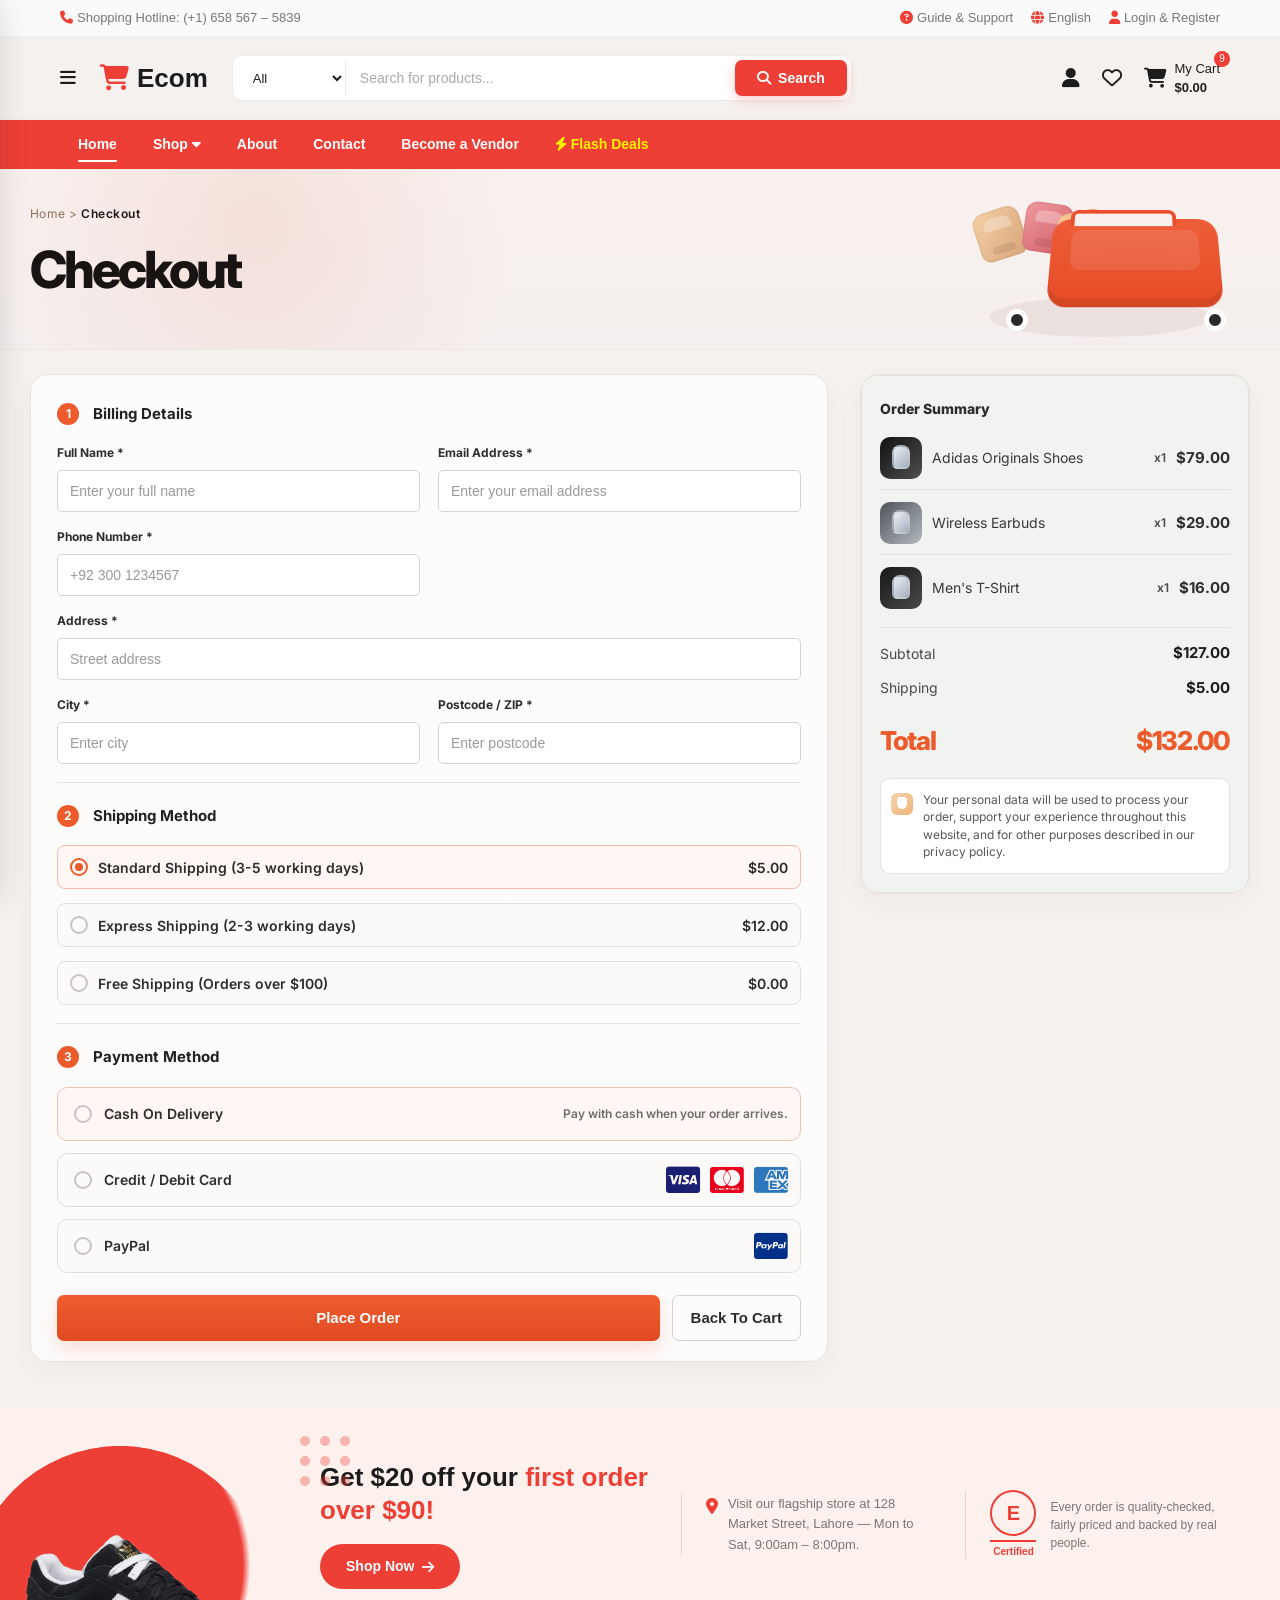
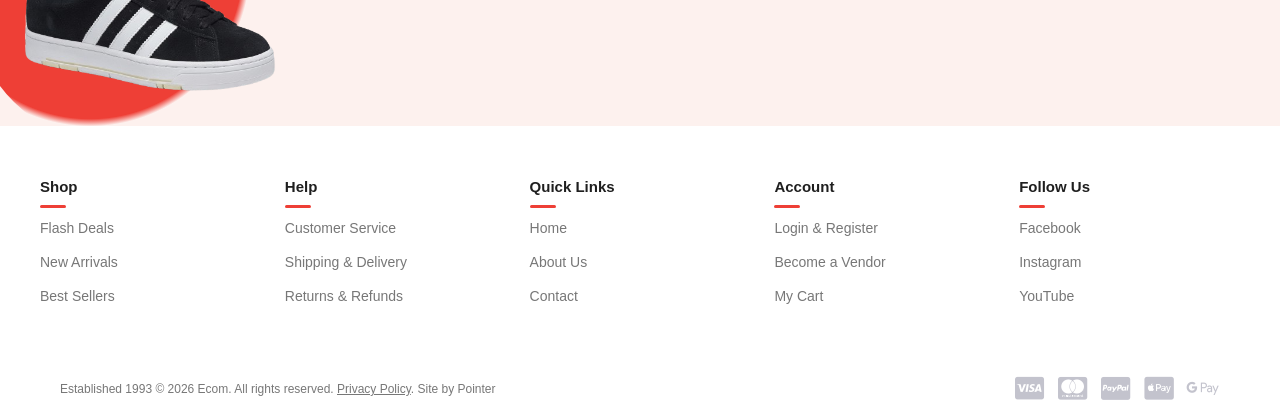
<file: check-out.html>
<!DOCTYPE html>
<html lang="en">
<head>
    <meta charset="UTF-8">
    <meta name="viewport" content="width=device-width, initial-scale=1.0">
    <title>Checkout - Ecom</title>
    <link rel="preconnect" href="https://fonts.googleapis.com">
    <link rel="preconnect" href="https://fonts.gstatic.com" crossorigin>
    <link href="https://fonts.googleapis.com/css2?family=Inter:wght@400;500;600;700;800&family=Playfair+Display:wght@700&display=swap" rel="stylesheet">
    <link rel="stylesheet" href="https://cdnjs.cloudflare.com/ajax/libs/font-awesome/6.5.1/css/all.min.css">
<link rel="stylesheet" href="assets/css/stylee.css">
<link rel="stylesheet" href="assets/css/check-out.css">
</head>
<body>
<!-- Top Bar -->
<div class="top-bar">
  <div class="container">
    <div class="top-left">
      <span><i class="fa-solid fa-phone"></i>Shopping Hotline: (+1) 658 567 – 5839</span>
    </div>
    <div class="top-right">
      <a href="contact.html"><i class="fa-solid fa-circle-question"></i>Guide &amp; Support</a>
      <a href="#"><i class="fa-solid fa-globe"></i>English</a>
      <!-- <a href="check-out.html"><i class="fa-solid fa-truck"></i>Order Tracking</a> -->
      <a href="signin.html"><i class="fa-solid fa-user"></i>Login &amp; Register</a>
    </div>
  </div>
</div>

<!-- Header -->
<header class="header">
  <div class="container">
    <i class="fa-solid fa-bars menu-toggle" id="menuToggle" role="button" tabindex="0" aria-label="Open menu"></i>
    <a href="index.html" class="logo"><i class="fa-solid fa-cart-shopping"></i>Ecom</a>

    <form class="search-bar">
      <select>
        <option>All</option>
        <option>Electronics</option>
        <option>Fashion</option>
        <option>Mobiles</option>
      </select>
      <input type="text" placeholder="Search for products...">
      <button type="submit"><i class="fa-solid fa-magnifying-glass"></i>Search</button>
    </form>

    <div class="header-icons">
      <a href="signin.html" class="icon-item" aria-label="Login">
        <i class="fa-solid fa-user"></i>

      </a>
      <a href="signin.html" class="icon-item" aria-label="Wishlist">
        <i class="fa-regular fa-heart"></i>
      </a>
      <a href="check-out.html" class="icon-item">
        <i class="fa-solid fa-cart-shopping"></i>
        <span class="cart-count">9</span>
        <div>
          <div>My Cart</div>
          <strong>$0.00</strong>
        </div>
      </a>
    </div>
  </div>
</header>

<!-- Nav -->
<nav class="main-nav">
  <div class="container">
    <ul>
      <li><a href="index.html" class="active">Home</a></li>
      <li class="has-mega">
        <a href="index.html#flash-deals">Shop <i class="fa-solid fa-caret-down"></i></a>
        <div class="mega-menu">
          <div class="container">
            <div class="mega-grid">
              <div class="mega-col">
                <h4 class="mega-col-title">Categories</h4>
                <div class="mega-links">
                  <a href="index.html#flash-deals"><i class="fa-solid fa-shirt"></i>Fashion &amp; Clothing</a>
                  <a href="index.html#flash-deals"><i class="fa-solid fa-mobile-screen-button"></i>Mobiles &amp; Tablets</a>
                  <a href="index.html#flash-deals"><i class="fa-solid fa-couch"></i>Home &amp; Living</a>
                  <a href="index.html#flash-deals"><i class="fa-solid fa-wand-magic-sparkles"></i>Beauty &amp; Care</a>
                  <a href="index.html#flash-deals"><i class="fa-solid fa-dumbbell"></i>Sports &amp; Outdoor</a>
                </div>
              </div>
              <div class="mega-col">
                <h4 class="mega-col-title">Collections</h4>
                <div class="mega-links">
                  <a href="index.html#flash-deals">New Arrivals <span class="mega-tag new">New</span></a>
                  <a href="index.html#flash-deals">Best Sellers</a>
                  <a href="index.html#flash-deals">Trending Now <span class="mega-tag trend">Trend</span></a>
                  <a href="index.html#flash-deals">Top Rated</a>
                  <a href="index.html#flash-deals">Clearance Sale <span class="mega-tag hot">Hot</span></a>
                </div>
              </div>
              <div class="mega-col">
                <h4 class="mega-col-title">Deals &amp; Offers</h4>
                <div class="mega-links">
                  <a href="index.html#flash-deals"><i class="fa-solid fa-bolt"></i>Flash Deals</a>
                  <a href="check-out.html"><i class="fa-solid fa-ticket"></i>Coupons &amp; Vouchers</a>
                  <a href="check-out.html"><i class="fa-solid fa-gift"></i>Gift Cards</a>
                  <a href="check-out.html"><i class="fa-solid fa-box-open"></i>Bundle Offers</a>
                  <a href="check-out.html"><i class="fa-solid fa-truck-fast"></i>Free Shipping</a>
                </div>
              </div>
              <div class="mega-col mega-products">
                <h4 class="mega-col-title">Featured Products</h4>
                <div class="mega-cards">
                  <div class="mega-card">
                    <a href="check-out.html" class="mega-card-img">
                      <img src="images/headphones.jpg" alt="Wireless Headphones">
                      <span class="mega-card-badge">Hot</span>
                    </a>
                    <div class="mega-card-body">
                      <div class="mega-card-stars"><i class="fa-solid fa-star"></i><i class="fa-solid fa-star"></i><i class="fa-solid fa-star"></i><i class="fa-solid fa-star"></i><i class="fa-solid fa-star-half-stroke"></i><span>(4.8)</span></div>
                      <a href="check-out.html" class="mega-card-name">Wireless Headphones</a>
                      <div class="mega-card-price">$59.00 <del>$89.00</del></div>
                    </div>
                  </div>
                  <div class="mega-card">
                    <a href="check-out.html" class="mega-card-img">
                      <img src="images/earbuds.jpg" alt="Wireless Earbuds">
                      <span class="mega-card-badge">New</span>
                    </a>
                    <div class="mega-card-body">
                      <div class="mega-card-stars"><i class="fa-solid fa-star"></i><i class="fa-solid fa-star"></i><i class="fa-solid fa-star"></i><i class="fa-solid fa-star"></i><i class="fa-regular fa-star"></i><span>(4.5)</span></div>
                      <a href="check-out.html" class="mega-card-name">Wireless Earbuds</a>
                      <div class="mega-card-price">$29.00 <del>$45.00</del></div>
                    </div>
                  </div>
                </div>
              </div>
            </div>
            <div class="mega-promo">
              <div class="mega-promo-item">
                <i class="fa-solid fa-tags"></i>
                <div><strong>Sale — Up to 50% OFF</strong><span class="mega-promo-sub">On selected fashion &amp; gadgets</span></div>
              </div>
              <div class="mega-promo-item">
                <i class="fa-solid fa-fire"></i>
                <div><strong>Hot Sale — 25% OFF</strong><span class="mega-promo-sub">Flash deals end this week</span></div>
              </div>
              <a href="index.html#flash-deals" class="mega-promo-btn">Shop Now <i class="fa-solid fa-arrow-right"></i></a>
            </div>
          </div>
        </div>
      </li>
      <li><a href="about.html">About</a></li>
      <li><a href="contact.html">Contact</a></li>
      <li><a href="signup.html">Become a Vendor</a></li>
      <li class="flash"><a href="index.html#flash-deals"><i class="fa-solid fa-bolt"></i> Flash Deals</a></li>
    </ul>
    <div class="nav-right">
      <!-- <a href="check-out.html">Recently Viewed</a> -->
    </div>
  </div>
</nav>

<!-- Mobile nav drawer -->
<div class="nav-drawer-overlay" id="navDrawerOverlay"></div>
<aside class="nav-drawer" id="navDrawer" aria-hidden="true">
  <div class="nav-drawer-head">
    <a href="index.html" class="logo"><i class="fa-solid fa-cart-shopping"></i>Ecom</a>
    <button type="button" class="nav-drawer-close" id="navDrawerClose" aria-label="Close menu">&times;</button>
  </div>
  <div class="nav-drawer-links">
    <a href="index.html" class="active">Home</a>
    <a href="index.html#flash-deals">Shop</a>
    <a href="about.html">About</a>
    <a href="contact.html">Contact</a>
    <a href="signup.html">Become a Vendor</a>
    <a href="index.html#flash-deals">Flash Deals</a>
    <!-- <a href="check-out.html">Recently Viewed</a> -->
    <a href="contact.html">Guide &amp; Support</a>
    <!-- <a href="check-out.html">Order Tracking</a> -->
    <a href="signin.html">Login &amp; Register</a>
  </div>
</aside>

    <section class="page-hero">
        <div class="checkout-shell">
            <div>
                <div class="crumb">Home <span> &gt; </span> <strong>Checkout</strong></div>
                <h1 class="checkout-title">Checkout</h1>
            </div>

            <div class="cart-illustration" aria-hidden="true">
                <div class="cart-shadow"></div>
                <div class="bag b1"></div>
                <div class="bag b2"></div>
                <div class="bag b3"></div>
                <div class="cart-body"></div>
                <div class="cart-wheel left"></div>
                <div class="cart-wheel right"></div>
            </div>
        </div>
    </section>

    <main class="checkout-main">
        <div class="checkout-grid">
            <section class="checkout-left">
                <div class="section-block">
                    <div class="step">
                        <div class="step-number">1</div>
                        <div class="step-label">Billing Details</div>
                    </div>

                    <div class="field-grid">
                        <div class="field">
                            <label>Full Name *</label>
                            <input type="text" placeholder="Enter your full name">
                        </div>
                        <div class="field">
                            <label>Email Address *</label>
                            <input type="email" placeholder="Enter your email address">
                        </div>
                        <div class="field">
                            <label>Phone Number *</label>
                            <input type="text" placeholder="+92 300 1234567">
                        </div>
                        <div class="field">
                            <label>&nbsp;</label>
                            <input type="text" placeholder="" value="" style="visibility:hidden; border-color: transparent; background: transparent;">
                        </div>
                        <div class="field" style="grid-column: 1 / -1;">
                            <label>Address *</label>
                            <input type="text" placeholder="Street address">
                        </div>
                        <div class="field">
                            <label>City *</label>
                            <input type="text" placeholder="Enter city">
                        </div>
                        <div class="field">
                            <label>Postcode / ZIP *</label>
                            <input type="text" placeholder="Enter postcode">
                        </div>
                    </div>
                </div>

                <div class="section-block">
                    <div class="step">
                        <div class="step-number">2</div>
                        <div class="step-label">Shipping Method</div>
                    </div>

                    <div class="shipping-methods">
                        <div class="option active">
                            <div class="option-main">
                                <span class="radio"></span>
                                <span class="option-name">Standard Shipping (3-5 working days)</span>
                            </div>
                            <span class="option-price">$5.00</span>
                        </div>

                        <div class="option">
                            <div class="option-main">
                                <span class="radio"></span>
                                <span class="option-name">Express Shipping (2-3 working days)</span>
                            </div>
                            <span class="option-price">$12.00</span>
                        </div>

                        <div class="option">
                            <div class="option-main">
                                <span class="radio"></span>
                                <span class="option-name">Free Shipping (Orders over $100)</span>
                            </div>
                            <span class="option-price">$0.00</span>
                        </div>
                    </div>
                </div>

                <div class="section-block" style="border-bottom: 0; margin-bottom: 0; padding-bottom: 0;">
                    <div class="step">
                        <div class="step-number">3</div>
                        <div class="step-label">Payment Method</div>
                    </div>

                    <div class="payment-methods">
                        <div class="payment-option active">
                            <span class="radio" style="margin-left: 4px;"></span>
                            <span class="option-name">Cash On Delivery</span>
                            <span class="option-price" style="font-size: 12px; color: #6d6d6d;">Pay with cash when your order arrives.</span>
                        </div>

                        <div class="payment-option">
                            <span class="radio" style="margin-left: 4px;"></span>
                            <span class="option-name">Credit / Debit Card</span>
                            <span class="payment-icons" aria-label="card types">
                                <i class="fa-brands fa-cc-visa pay-visa" title="Visa"></i>
                                <i class="fa-brands fa-cc-mastercard pay-mc" title="Mastercard"></i>
                                <i class="fa-brands fa-cc-amex pay-amex" title="American Express"></i>
                            </span>
                        </div>

                        <div class="payment-option">
                            <span class="radio" style="margin-left: 4px;"></span>
                            <span class="option-name">PayPal</span>
                            <i class="fa-brands fa-cc-paypal pay-paypal" title="PayPal"></i>
                        </div>
                    </div>
                </div>

                <div class="bottom-actions">
                    <button type="button" class="primary-btn">Place Order</button>
                    <button type="button" class="secondary-btn">Back To Cart</button>
                </div>
            </section>

            <aside class="checkout-right">
                <div class="summary-card">
                    <h3 class="summary-title">Order Summary</h3>

                    <div class="summary-items">
                        <div class="summary-row">
                            <div class="name">
                                <span class="product-thumb"></span>
                                <span>Adidas Originals Shoes</span>
                            </div>
                            <span class="qty">x1</span>
                            <span class="price">$79.00</span>
                        </div>

                        <div class="summary-row">
                            <div class="name">
                                <span class="product-thumb" style="background: linear-gradient(135deg, #4f545a, #b4b9bf);"></span>
                                <span>Wireless Earbuds</span>
                            </div>
                            <span class="qty">x1</span>
                            <span class="price">$29.00</span>
                        </div>

                        <div class="summary-row">
                            <div class="name">
                                <span class="product-thumb" style="background: linear-gradient(135deg, #171717, #4a4a4a);"></span>
                                <span>Men's T-Shirt</span>
                            </div>
                            <span class="qty">x1</span>
                            <span class="price">$16.00</span>
                        </div>
                    </div>

                    <div class="totals">
                        <div class="totals-row">
                            <span>Subtotal</span>
                            <strong>$127.00</strong>
                        </div>
                        <div class="totals-row">
                            <span>Shipping</span>
                            <strong>$5.00</strong>
                        </div>
                        <div class="totals-row total-value">
                            <span>Total</span>
                            <span>$132.00</span>
                        </div>
                    </div>

                    <div class="summary-note">
                        <div class="shield"></div>
                        <p>Your personal data will be used to process your order, support your experience throughout this website, and for other purposes described in our privacy policy.</p>
                    </div>
                </div>
            </aside>
        </div>
    </main>

<!-- Footer -->
<footer class="site-footer">
  <div class="footer-promo">
    <div class="promo-dots">
      <span></span><span></span><span></span>
      <span></span><span></span><span></span>
      <span></span><span></span><span></span>
    </div>

    <div class="footer-shoe-img">
      <img src="images/high15.png" alt="Shoe">
    </div>

    <div class="container footer-promo-inner">
      <div class="promo-offer">
        <h3>Get $20 off your <span>first order over $90!</span></h3>
        <a href="index.html#flash-deals" class="join-link">Shop Now <i class="fa-solid fa-arrow-right"></i></a>
      </div>

      <div class="promo-location">
        <i class="fa-solid fa-location-dot"></i>
        <p>Visit our flagship store at 128 Market Street, Lahore — Mon to Sat, 9:00am – 8:00pm.</p>
      </div>

      <div class="promo-certified">
        <div class="b-badge">
          <span>E</span>
          <small>Certified</small>
        </div>
        <p>Every order is quality-checked, fairly priced and backed by real people.</p>
      </div>
    </div>
  </div>
 <div class="container footer-top">
    <div class="footer-col">
      <h4>Shop</h4>
      <ul>
        <li><a href="index.html#flash-deals">Flash Deals</a></li>
        <li><a href="index.html#flash-deals">New Arrivals</a></li>
        <li><a href="index.html#flash-deals">Best Sellers</a></li>
      </ul>
    </div>
    <div class="footer-col">
      <h4>Help</h4>
      <ul>
        <li><a href="contact.html">Customer Service</a></li>
        <li><a href="contact.html">Shipping &amp; Delivery</a></li>
        <li><a href="contact.html">Returns &amp; Refunds</a></li>
      </ul>
    </div>
    <div class="footer-col">
      <h4>Quick Links</h4>
      <ul>
        <li><a href="index.html">Home</a></li>
        <li><a href="about.html">About Us</a></li>
        <li><a href="contact.html">Contact</a></li>
      </ul>
    </div>
    <div class="footer-col">
      <h4>Account</h4>
      <ul>
        <li><a href="signin.html">Login &amp; Register</a></li>
        <li><a href="signup.html">Become a Vendor</a></li>
        <li><a href="check-out.html">My Cart</a></li>
      </ul>
    </div>
    <div class="footer-col">
      <h4>Follow Us</h4>
      <ul>
        <li><a href="#">Facebook</a></li>
        <li><a href="#">Instagram</a></li>
        <li><a href="#">YouTube</a></li>
      </ul>
    </div>
  </div>
  <div class="footer-bottom">
    <div class="container footer-bottom-inner">
      <p>Established 1993 © 2026 Ecom. All rights reserved. <a href="#">Privacy Policy</a>. Site by Pointer</p>
      <div class="footer-pay" aria-label="Accepted payment methods">
        <i class="fa-brands fa-cc-visa"></i>
        <i class="fa-brands fa-cc-mastercard"></i>
        <i class="fa-brands fa-cc-paypal"></i>
        <i class="fa-brands fa-cc-apple-pay"></i>
        <i class="fa-brands fa-google-pay"></i>
      </div>
    </div>
  </div>
</footer>
<script src="assets/js/script.js"></script>
</body>
</html>
</file>
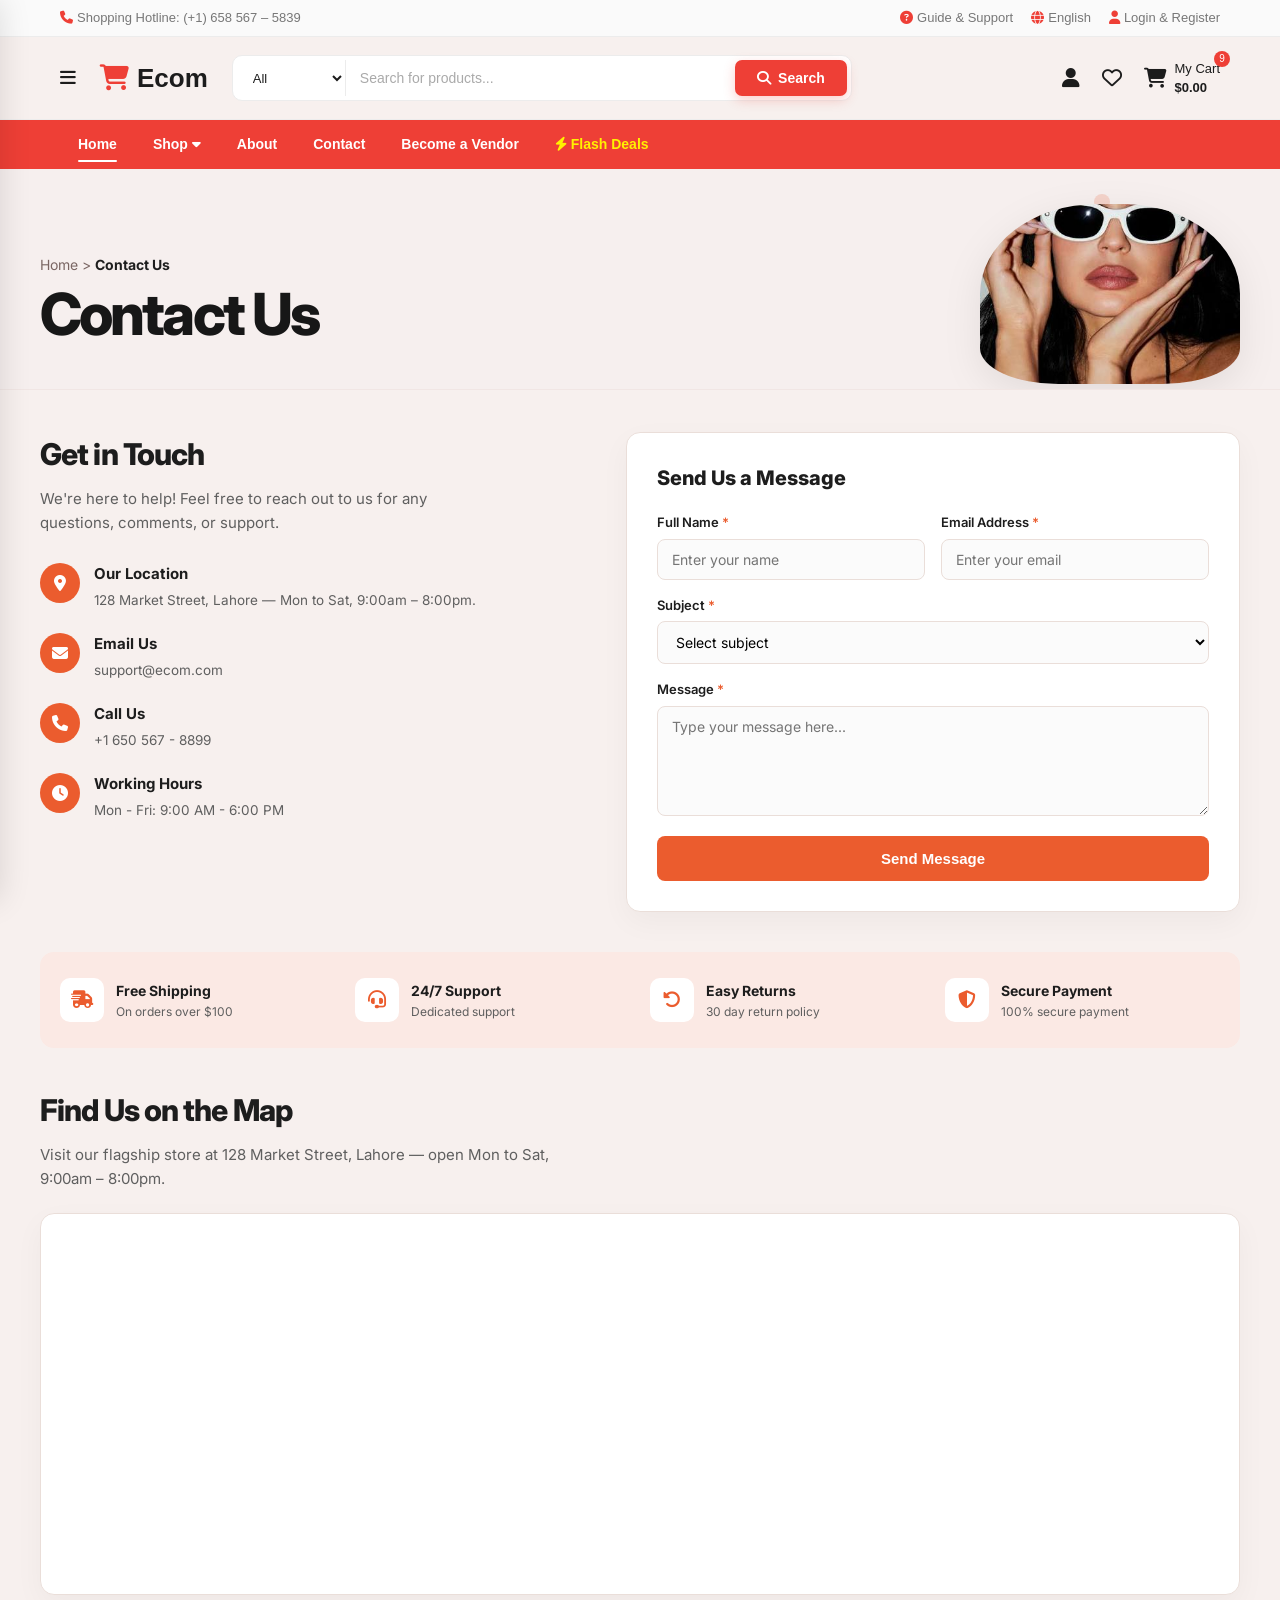
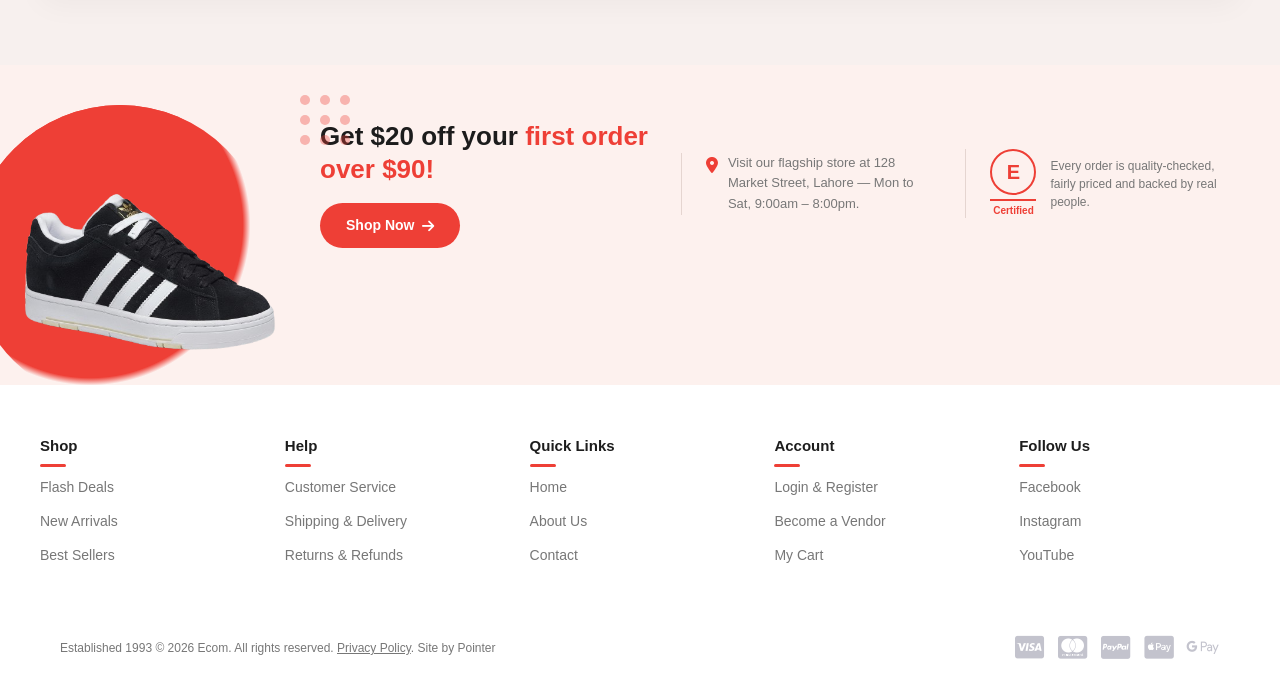
<file: contact.html>
<!DOCTYPE html>
<html lang="en">
<head>
<meta charset="UTF-8" />
<meta name="viewport" content="width=device-width, initial-scale=1.0" />
<title>Contact Us - Ecom</title>
<link rel="preconnect" href="https://fonts.googleapis.com">
<link rel="preconnect" href="https://fonts.gstatic.com" crossorigin>
<link href="https://fonts.googleapis.com/css2?family=Inter:wght@400;500;600;700;800&display=swap" rel="stylesheet">
<link rel="stylesheet" href="https://cdnjs.cloudflare.com/ajax/libs/font-awesome/6.5.1/css/all.min.css">
<link rel="stylesheet" href="assets/css/stylee.css">
<link rel="stylesheet" href="assets/css/contact.css">
</head>
<body>

<!-- Top Bar -->
<div class="top-bar">
  <div class="container">
    <div class="top-left">
      <span><i class="fa-solid fa-phone"></i>Shopping Hotline: (+1) 658 567 – 5839</span>
    </div>
    <div class="top-right">
      <a href="contact.html"><i class="fa-solid fa-circle-question"></i>Guide &amp; Support</a>
      <a href="#"><i class="fa-solid fa-globe"></i>English</a>
      <!-- <a href="check-out.html"><i class="fa-solid fa-truck"></i>Order Tracking</a> -->
      <a href="signin.html"><i class="fa-solid fa-user"></i>Login &amp; Register</a>
    </div>
  </div>
</div>

<!-- Header -->
<header class="header">
  <div class="container">
    <i class="fa-solid fa-bars menu-toggle" id="menuToggle" role="button" tabindex="0" aria-label="Open menu"></i>
    <a href="index.html" class="logo"><i class="fa-solid fa-cart-shopping"></i>Ecom</a>

    <form class="search-bar">
      <select>
        <option>All</option>
        <option>Electronics</option>
        <option>Fashion</option>
        <option>Mobiles</option>
      </select>
      <input type="text" placeholder="Search for products...">
      <button type="submit"><i class="fa-solid fa-magnifying-glass"></i>Search</button>
    </form>

    <div class="header-icons">
      <a href="signin.html" class="icon-item" aria-label="Login">
        <i class="fa-solid fa-user"></i>

      </a>
      <a href="signin.html" class="icon-item" aria-label="Wishlist">
        <i class="fa-regular fa-heart"></i>
      </a>
      <a href="check-out.html" class="icon-item">
        <i class="fa-solid fa-cart-shopping"></i>
        <span class="cart-count">9</span>
        <div>
          <div>My Cart</div>
          <strong>$0.00</strong>
        </div>
      </a>
    </div>
  </div>
</header>

<!-- Nav -->
<nav class="main-nav">
  <div class="container">
    <ul>
      <li><a href="index.html" class="active">Home</a></li>
      <li class="has-mega">
        <a href="index.html#flash-deals">Shop <i class="fa-solid fa-caret-down"></i></a>
        <div class="mega-menu">
          <div class="container">
            <div class="mega-grid">
              <div class="mega-col">
                <h4 class="mega-col-title">Categories</h4>
                <div class="mega-links">
                  <a href="index.html#flash-deals"><i class="fa-solid fa-shirt"></i>Fashion &amp; Clothing</a>
                  <a href="index.html#flash-deals"><i class="fa-solid fa-mobile-screen-button"></i>Mobiles &amp; Tablets</a>
                  <a href="index.html#flash-deals"><i class="fa-solid fa-couch"></i>Home &amp; Living</a>
                  <a href="index.html#flash-deals"><i class="fa-solid fa-wand-magic-sparkles"></i>Beauty &amp; Care</a>
                  <a href="index.html#flash-deals"><i class="fa-solid fa-dumbbell"></i>Sports &amp; Outdoor</a>
                </div>
              </div>
              <div class="mega-col">
                <h4 class="mega-col-title">Collections</h4>
                <div class="mega-links">
                  <a href="index.html#flash-deals">New Arrivals <span class="mega-tag new">New</span></a>
                  <a href="index.html#flash-deals">Best Sellers</a>
                  <a href="index.html#flash-deals">Trending Now <span class="mega-tag trend">Trend</span></a>
                  <a href="index.html#flash-deals">Top Rated</a>
                  <a href="index.html#flash-deals">Clearance Sale <span class="mega-tag hot">Hot</span></a>
                </div>
              </div>
              <div class="mega-col">
                <h4 class="mega-col-title">Deals &amp; Offers</h4>
                <div class="mega-links">
                  <a href="index.html#flash-deals"><i class="fa-solid fa-bolt"></i>Flash Deals</a>
                  <a href="check-out.html"><i class="fa-solid fa-ticket"></i>Coupons &amp; Vouchers</a>
                  <a href="check-out.html"><i class="fa-solid fa-gift"></i>Gift Cards</a>
                  <a href="check-out.html"><i class="fa-solid fa-box-open"></i>Bundle Offers</a>
                  <a href="check-out.html"><i class="fa-solid fa-truck-fast"></i>Free Shipping</a>
                </div>
              </div>
              <div class="mega-col mega-products">
                <h4 class="mega-col-title">Featured Products</h4>
                <div class="mega-cards">
                  <div class="mega-card">
                    <a href="check-out.html" class="mega-card-img">
                      <img src="images/headphones.jpg" alt="Wireless Headphones">
                      <span class="mega-card-badge">Hot</span>
                    </a>
                    <div class="mega-card-body">
                      <div class="mega-card-stars"><i class="fa-solid fa-star"></i><i class="fa-solid fa-star"></i><i class="fa-solid fa-star"></i><i class="fa-solid fa-star"></i><i class="fa-solid fa-star-half-stroke"></i><span>(4.8)</span></div>
                      <a href="check-out.html" class="mega-card-name">Wireless Headphones</a>
                      <div class="mega-card-price">$59.00 <del>$89.00</del></div>
                    </div>
                  </div>
                  <div class="mega-card">
                    <a href="check-out.html" class="mega-card-img">
                      <img src="images/earbuds.jpg" alt="Wireless Earbuds">
                      <span class="mega-card-badge">New</span>
                    </a>
                    <div class="mega-card-body">
                      <div class="mega-card-stars"><i class="fa-solid fa-star"></i><i class="fa-solid fa-star"></i><i class="fa-solid fa-star"></i><i class="fa-solid fa-star"></i><i class="fa-regular fa-star"></i><span>(4.5)</span></div>
                      <a href="check-out.html" class="mega-card-name">Wireless Earbuds</a>
                      <div class="mega-card-price">$29.00 <del>$45.00</del></div>
                    </div>
                  </div>
                </div>
              </div>
            </div>
            <div class="mega-promo">
              <div class="mega-promo-item">
                <i class="fa-solid fa-tags"></i>
                <div><strong>Sale — Up to 50% OFF</strong><span class="mega-promo-sub">On selected fashion &amp; gadgets</span></div>
              </div>
              <div class="mega-promo-item">
                <i class="fa-solid fa-fire"></i>
                <div><strong>Hot Sale — 25% OFF</strong><span class="mega-promo-sub">Flash deals end this week</span></div>
              </div>
              <a href="index.html#flash-deals" class="mega-promo-btn">Shop Now <i class="fa-solid fa-arrow-right"></i></a>
            </div>
          </div>
        </div>
      </li>
      <li><a href="about.html">About</a></li>
      <li><a href="contact.html">Contact</a></li>
      <li><a href="signup.html">Become a Vendor</a></li>
      <li class="flash"><a href="index.html#flash-deals"><i class="fa-solid fa-bolt"></i> Flash Deals</a></li>
    </ul>
    <div class="nav-right">
      <!-- <a href="check-out.html">Recently Viewed</a> -->
    </div>
  </div>
</nav>

<!-- Mobile nav drawer -->
<div class="nav-drawer-overlay" id="navDrawerOverlay"></div>
<aside class="nav-drawer" id="navDrawer" aria-hidden="true">
  <div class="nav-drawer-head">
    <a href="index.html" class="logo"><i class="fa-solid fa-cart-shopping"></i>Ecom</a>
    <button type="button" class="nav-drawer-close" id="navDrawerClose" aria-label="Close menu">&times;</button>
  </div>
  <div class="nav-drawer-links">
    <a href="index.html" class="active">Home</a>
    <a href="index.html#flash-deals">Shop</a>
    <a href="about.html">About</a>
    <a href="contact.html">Contact</a>
    <a href="signup.html">Become a Vendor</a>
    <a href="index.html#flash-deals">Flash Deals</a>
    <!-- <a href="check-out.html">Recently Viewed</a> -->
    <a href="contact.html">Guide &amp; Support</a>
    <!-- <a href="check-out.html">Order Tracking</a> -->
    <a href="signin.html">Login &amp; Register</a>
  </div>
</aside>

  <section class="page-hero">
    <div class="container hero-inner">
      <div class="hero-copy">
        <div class="crumbs">Home <span>&gt;</span> <strong>Contact Us</strong></div>
        <h1 class="page-title">Contact Us</h1>
      </div>

      <div class="hero-visual" aria-hidden="true">
        <div class="circle-dot one"></div>
        <div class="circle-dot two"></div>
        <div class="circle-dot three"></div>
        <div class="person">
          <!-- apni image yahan lagao -->
          <img src="images/high10.png" alt="Contact Us Hero">
        </div>
      </div>
    </div>
  </section>

  <main class="container main">
    <div class="contact-grid">

      <div class="get-in-touch">
        <h2>Get in Touch</h2>
        <p>We're here to help! Feel free to reach out to us for any questions, comments, or support.</p>

        <div class="info-item">
          <div class="info-icon"><i class="fa-solid fa-location-dot"></i></div>
          <div>
            <h4>Our Location</h4>
            <p>128 Market Street, Lahore — Mon to Sat, 9:00am – 8:00pm.</p>
          </div>
        </div>

        <div class="info-item">
          <div class="info-icon"><i class="fa-solid fa-envelope"></i></div>
          <div>
            <h4>Email Us</h4>
            <p>support@ecom.com</p>
          </div>
        </div>

        <div class="info-item">
          <div class="info-icon"><i class="fa-solid fa-phone"></i></div>
          <div>
            <h4>Call Us</h4>
            <p>+1 650 567 - 8899</p>
          </div>
        </div>

        <div class="info-item">
          <div class="info-icon"><i class="fa-solid fa-clock"></i></div>
          <div>
            <h4>Working Hours</h4>
            <p>Mon - Fri: 9:00 AM - 6:00 PM</p>
          </div>
        </div>
      </div>

      <form class="contact-form">
        <h3>Send Us a Message</h3>

        <div class="form-row">
          <div class="form-group">
            <label>Full Name <span class="req">*</span></label>
            <input type="text" placeholder="Enter your name" required>
          </div>
          <div class="form-group">
            <label>Email Address <span class="req">*</span></label>
            <input type="email" placeholder="Enter your email" required>
          </div>
        </div>

        <div class="form-group" style="margin-bottom:16px;">
          <label>Subject <span class="req">*</span></label>
          <select required>
            <option value="">Select subject</option>
            <option>General Inquiry</option>
            <option>Order Support</option>
            <option>Vendor Partnership</option>
            <option>Feedback</option>
          </select>
        </div>

        <div class="form-group" style="margin-bottom:20px;">
          <label>Message <span class="req">*</span></label>
          <textarea placeholder="Type your message here..." required></textarea>
        </div>

        <button type="submit" class="submit-btn">Send Message</button>
      </form>
    </div>

    <div class="perks">
      <div class="perk">
        <div class="perk-icon"><i class="fa-solid fa-truck-fast"></i></div>
        <div><h5>Free Shipping</h5><p>On orders over $100</p></div>
      </div>
      <div class="perk">
        <div class="perk-icon"><i class="fa-solid fa-headset"></i></div>
        <div><h5>24/7 Support</h5><p>Dedicated support</p></div>
      </div>
      <div class="perk">
        <div class="perk-icon"><i class="fa-solid fa-rotate-left"></i></div>
        <div><h5>Easy Returns</h5><p>30 day return policy</p></div>
      </div>
      <div class="perk">
        <div class="perk-icon"><i class="fa-solid fa-shield-halved"></i></div>
        <div><h5>Secure Payment</h5><p>100% secure payment</p></div>
      </div>
    </div>

    <section class="map-section">
      <h2>Find Us on the Map</h2>
      <p>Visit our flagship store at 128 Market Street, Lahore — open Mon to Sat, 9:00am – 8:00pm.</p>
      <div class="map-frame">
        <iframe src="https://maps.google.com/maps?q=128%20Market%20Street%2C%20Lahore&amp;t=&amp;z=15&amp;ie=UTF8&amp;iwloc=&amp;output=embed" title="Ecom store location on Google Maps" loading="lazy" referrerpolicy="no-referrer-when-downgrade" allowfullscreen></iframe>
      </div>
    </section>
  </main>

<!-- Footer -->
<footer class="site-footer">
  <div class="footer-promo">
    <div class="promo-dots">
      <span></span><span></span><span></span>
      <span></span><span></span><span></span>
      <span></span><span></span><span></span>
    </div>

    <div class="footer-shoe-img">
      <img src="images/high15.png" alt="Shoe">
    </div>

    <div class="container footer-promo-inner">
      <div class="promo-offer">
        <h3>Get $20 off your <span>first order over $90!</span></h3>
        <a href="index.html#flash-deals" class="join-link">Shop Now <i class="fa-solid fa-arrow-right"></i></a>
      </div>

      <div class="promo-location">
        <i class="fa-solid fa-location-dot"></i>
        <p>Visit our flagship store at 128 Market Street, Lahore — Mon to Sat, 9:00am – 8:00pm.</p>
      </div>

      <div class="promo-certified">
        <div class="b-badge">
          <span>E</span>
          <small>Certified</small>
        </div>
        <p>Every order is quality-checked, fairly priced and backed by real people.</p>
      </div>
    </div>
  </div>
 <div class="container footer-top">
    <div class="footer-col">
      <h4>Shop</h4>
      <ul>
        <li><a href="index.html#flash-deals">Flash Deals</a></li>
        <li><a href="index.html#flash-deals">New Arrivals</a></li>
        <li><a href="index.html#flash-deals">Best Sellers</a></li>
      </ul>
    </div>
    <div class="footer-col">
      <h4>Help</h4>
      <ul>
        <li><a href="contact.html">Customer Service</a></li>
        <li><a href="contact.html">Shipping &amp; Delivery</a></li>
        <li><a href="contact.html">Returns &amp; Refunds</a></li>
      </ul>
    </div>
    <div class="footer-col">
      <h4>Quick Links</h4>
      <ul>
        <li><a href="index.html">Home</a></li>
        <li><a href="about.html">About Us</a></li>
        <li><a href="contact.html">Contact</a></li>
      </ul>
    </div>
    <div class="footer-col">
      <h4>Account</h4>
      <ul>
        <li><a href="signin.html">Login &amp; Register</a></li>
        <li><a href="signup.html">Become a Vendor</a></li>
        <li><a href="check-out.html">My Cart</a></li>
      </ul>
    </div>
    <div class="footer-col">
      <h4>Follow Us</h4>
      <ul>
        <li><a href="#">Facebook</a></li>
        <li><a href="#">Instagram</a></li>
        <li><a href="#">YouTube</a></li>
      </ul>
    </div>
  </div>
  <div class="footer-bottom">
    <div class="container footer-bottom-inner">
      <p>Established 1993 © 2026 Ecom. All rights reserved. <a href="#">Privacy Policy</a>. Site by Pointer</p>
      <div class="footer-pay" aria-label="Accepted payment methods">
        <i class="fa-brands fa-cc-visa"></i>
        <i class="fa-brands fa-cc-mastercard"></i>
        <i class="fa-brands fa-cc-paypal"></i>
        <i class="fa-brands fa-cc-apple-pay"></i>
        <i class="fa-brands fa-google-pay"></i>
      </div>
    </div>
  </div>
</footer>

<script src="assets/js/script.js"></script>

</body>
</html>
</file>
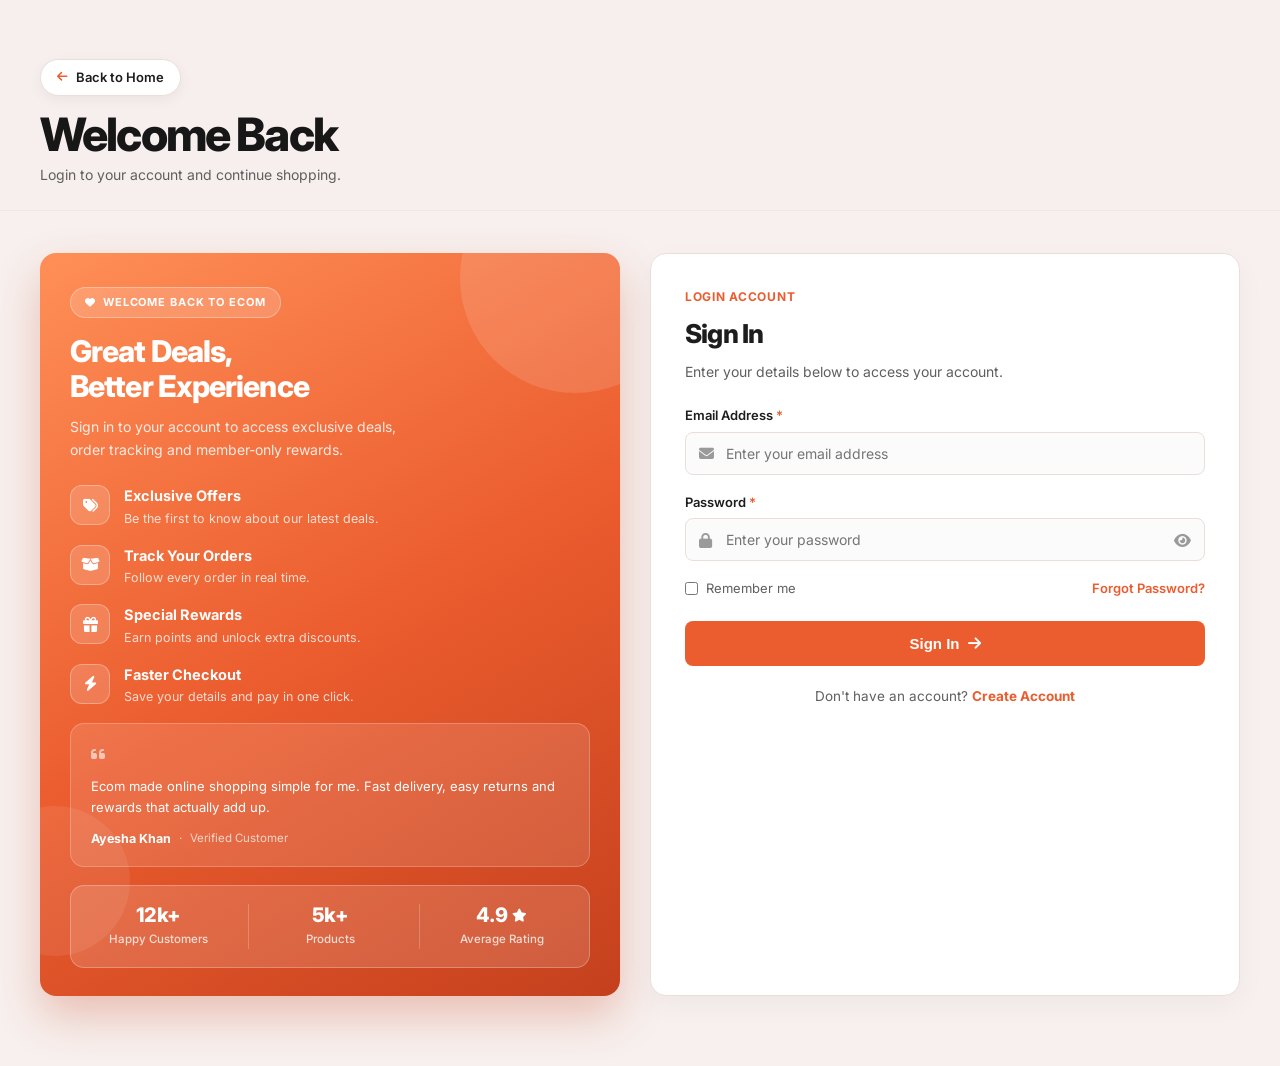
<file: signin.html>
<!DOCTYPE html>
<html lang="en">
<head>
<meta charset="UTF-8" />
<meta name="viewport" content="width=device-width, initial-scale=1.0" />
<title>Sign In - Ecom</title>
<link rel="preconnect" href="https://fonts.googleapis.com">
<link rel="preconnect" href="https://fonts.gstatic.com" crossorigin>
<link href="https://fonts.googleapis.com/css2?family=Inter:wght@400;500;600;700;800&display=swap" rel="stylesheet">
<link rel="stylesheet" href="https://cdnjs.cloudflare.com/ajax/libs/font-awesome/6.5.1/css/all.min.css">
<link rel="stylesheet" href="assets/css/stylee.css">
<link rel="stylesheet" href="assets/css/signIn.css">
</head>
<body>

  <section class="page-hero">
    <div class="container hero-inner">
      <div class="hero-copy">
        <a href="index.html" class="back-home"><i class="fa-solid fa-arrow-left" aria-hidden="true"></i> Back to Home</a>
        <h1 class="page-title">Welcome Back</h1>
        <p class="hero-sub">Login to your account and continue shopping.</p>
      </div>

     
    </div>
  </section>

  <main class="container main">
    <div class="login-grid">

      <div class="promo-panel">
        <p class="promo-eyebrow"><i class="fa-solid fa-heart" aria-hidden="true"></i> Welcome Back to Ecom</p>
        <h2 class="promo-heading">Great Deals,<br>Better Experience</h2>
        <p class="promo-text">Sign in to your account to access exclusive deals, order tracking and member-only rewards.</p>

        <div class="promo-item">
          <div class="promo-icon"><i class="fa-solid fa-tags" aria-hidden="true"></i></div>
          <div>
            <h4>Exclusive Offers</h4>
            <p>Be the first to know about our latest deals.</p>
          </div>
        </div>

        <div class="promo-item">
          <div class="promo-icon"><i class="fa-solid fa-box-open" aria-hidden="true"></i></div>
          <div>
            <h4>Track Your Orders</h4>
            <p>Follow every order in real time.</p>
          </div>
        </div>

        <div class="promo-item">
          <div class="promo-icon"><i class="fa-solid fa-gift" aria-hidden="true"></i></div>
          <div>
            <h4>Special Rewards</h4>
            <p>Earn points and unlock extra discounts.</p>
          </div>
        </div>

        <div class="promo-item">
          <div class="promo-icon"><i class="fa-solid fa-bolt" aria-hidden="true"></i></div>
          <div>
            <h4>Faster Checkout</h4>
            <p>Save your details and pay in one click.</p>
          </div>
        </div>

        <blockquote class="promo-quote">
          <i class="fa-solid fa-quote-left" aria-hidden="true"></i>
          <p>Ecom made online shopping simple for me. Fast delivery, easy returns and rewards that actually add up.</p>
          <footer>
            <span class="quote-name">Ayesha Khan</span>
            <span class="quote-role">Verified Customer</span>
          </footer>
        </blockquote>

        <div class="promo-stats">
          <div class="stat">
            <span class="stat-value">12k+</span>
            <span class="stat-label">Happy Customers</span>
          </div>
          <div class="stat">
            <span class="stat-value">5k+</span>
            <span class="stat-label">Products</span>
          </div>
          <div class="stat">
            <span class="stat-value">4.9 <i class="fa-solid fa-star" aria-hidden="true"></i></span>
            <span class="stat-label">Average Rating</span>
          </div>
        </div>
      </div>

      <form class="login-form">
        <p class="form-eyebrow">Login Account</p>
        <h2>Sign In</h2>
        <p class="sub">Enter your details below to access your account.</p>

        <div class="form-group">
          <label>Email Address <span class="req">*</span></label>
          <div class="input-wrap">
            <i class="input-icon fa-solid fa-envelope" aria-hidden="true"></i>
            <input type="email" placeholder="Enter your email address" required>
          </div>
        </div>

        <div class="form-group">
          <label>Password <span class="req">*</span></label>
          <div class="input-wrap">
            <i class="input-icon fa-solid fa-lock" aria-hidden="true"></i>
            <input type="password" placeholder="Enter your password" id="passwordField" required>
            <button type="button" class="toggle-eye" id="togglePassword" aria-label="Show password"><i class="fa-solid fa-eye" aria-hidden="true"></i></button>
          </div>
        </div>

        <div class="form-meta">
          <label class="remember">
            <input type="checkbox"> Remember me
          </label>
          <a href="#" class="forgot">Forgot Password?</a>
        </div>

        <button type="submit" class="signin-btn">Sign In <i class="fa-solid fa-arrow-right arrow" aria-hidden="true"></i></button>

        <p class="signup-line">Don't have an account? <a href="signup.html">Create Account</a></p>
      </form>
    </div>

  
  </main>

<script src="assets/js/signIn.js"></script>
<script src="assets/js/script.js"></script>

</body>
</html>
</file>
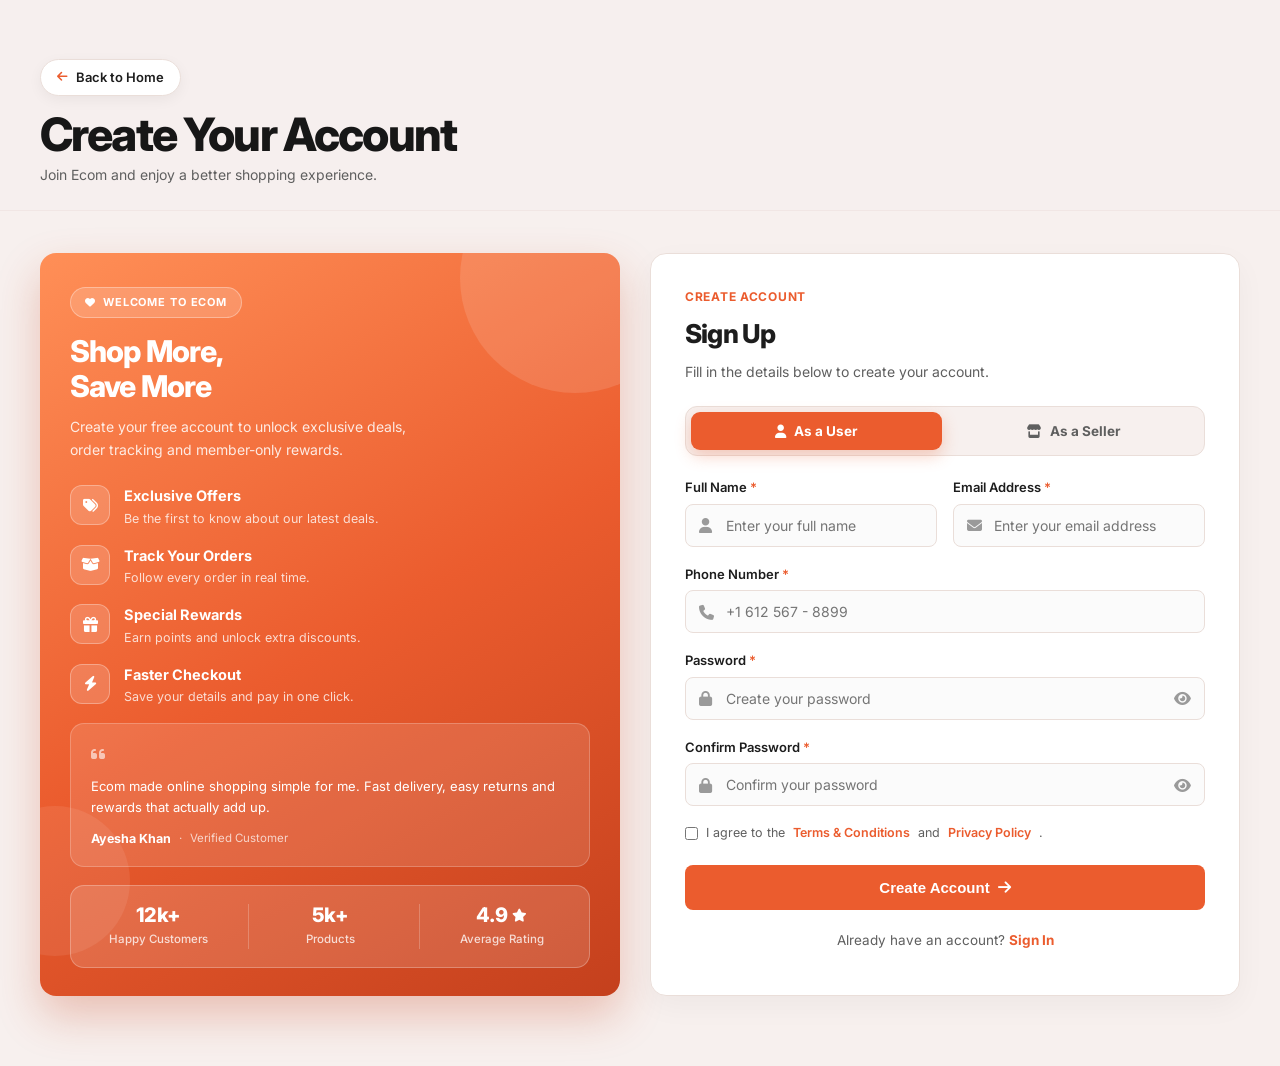
<file: signup.html>
<!DOCTYPE html>
<html lang="en">
<head>
<meta charset="UTF-8" />
<meta name="viewport" content="width=device-width, initial-scale=1.0" />
<title>Create Account - Ecom</title>
<link rel="preconnect" href="https://fonts.googleapis.com">
<link rel="preconnect" href="https://fonts.gstatic.com" crossorigin>
<link href="https://fonts.googleapis.com/css2?family=Inter:wght@400;500;600;700;800&display=swap" rel="stylesheet">
<link rel="stylesheet" href="https://cdnjs.cloudflare.com/ajax/libs/font-awesome/6.5.1/css/all.min.css">
<link rel="stylesheet" href="assets/css/stylee.css">
<link rel="stylesheet" href="assets/css/SignUp.css">
</head>
<body>

  <section class="page-hero">
    <div class="container hero-inner">
      <div class="hero-copy">
        <a href="index.html" class="back-home"><i class="fa-solid fa-arrow-left" aria-hidden="true"></i> Back to Home</a>
        <h1 class="page-title">Create Your Account</h1>
        <p class="hero-sub">Join Ecom and enjoy a better shopping experience.</p>
      </div>

     
    </div>
  </section>

  <main class="container main">
    <div class="signup-grid">

      <div class="promo-panel">
        <p class="promo-eyebrow"><i class="fa-solid fa-heart" aria-hidden="true"></i> Welcome to Ecom</p>
        <h2 class="promo-heading">Shop More,<br>Save More</h2>
        <p class="promo-text">Create your free account to unlock exclusive deals, order tracking and member-only rewards.</p>

        <div class="promo-item">
          <div class="promo-icon"><i class="fa-solid fa-tags" aria-hidden="true"></i></div>
          <div>
            <h4>Exclusive Offers</h4>
            <p>Be the first to know about our latest deals.</p>
          </div>
        </div>

        <div class="promo-item">
          <div class="promo-icon"><i class="fa-solid fa-box-open" aria-hidden="true"></i></div>
          <div>
            <h4>Track Your Orders</h4>
            <p>Follow every order in real time.</p>
          </div>
        </div>

        <div class="promo-item">
          <div class="promo-icon"><i class="fa-solid fa-gift" aria-hidden="true"></i></div>
          <div>
            <h4>Special Rewards</h4>
            <p>Earn points and unlock extra discounts.</p>
          </div>
        </div>

        <div class="promo-item">
          <div class="promo-icon"><i class="fa-solid fa-bolt" aria-hidden="true"></i></div>
          <div>
            <h4>Faster Checkout</h4>
            <p>Save your details and pay in one click.</p>
          </div>
        </div>

        <blockquote class="promo-quote">
          <i class="fa-solid fa-quote-left" aria-hidden="true"></i>
          <p>Ecom made online shopping simple for me. Fast delivery, easy returns and rewards that actually add up.</p>
          <footer>
            <span class="quote-name">Ayesha Khan</span>
            <span class="quote-role">Verified Customer</span>
          </footer>
        </blockquote>

        <div class="promo-stats">
          <div class="stat">
            <span class="stat-value">12k+</span>
            <span class="stat-label">Happy Customers</span>
          </div>
          <div class="stat">
            <span class="stat-value">5k+</span>
            <span class="stat-label">Products</span>
          </div>
          <div class="stat">
            <span class="stat-value">4.9 <i class="fa-solid fa-star" aria-hidden="true"></i></span>
            <span class="stat-label">Average Rating</span>
          </div>
        </div>
      </div>

      <form class="login-form">
        <p class="form-eyebrow">Create Account</p>
        <h2>Sign Up</h2>
        <p class="sub">Fill in the details below to create your account.</p>

        <div class="role-tabs" role="tablist" aria-label="Account type">
          <button type="button" class="role-tab active" data-role="user" role="tab" aria-selected="true">
            <i class="fa-solid fa-user" aria-hidden="true"></i> As a User
          </button>
          <button type="button" class="role-tab" data-role="seller" role="tab" aria-selected="false">
            <i class="fa-solid fa-store" aria-hidden="true"></i> As a Seller
          </button>
        </div>

        <div class="form-row">
          <div class="form-group">
            <label>Full Name <span class="req">*</span></label>
            <div class="input-wrap">
              <i class="input-icon fa-solid fa-user" aria-hidden="true"></i>
              <input type="text" placeholder="Enter your full name" required>
            </div>
          </div>
          <div class="form-group">
            <label>Email Address <span class="req">*</span></label>
            <div class="input-wrap">
              <i class="input-icon fa-solid fa-envelope" aria-hidden="true"></i>
              <input type="email" placeholder="Enter your email address" required>
            </div>
          </div>
        </div>

        <div class="form-group seller-only">
          <label>Store Name <span class="req">*</span></label>
          <div class="input-wrap">
            <i class="input-icon fa-solid fa-store" aria-hidden="true"></i>
            <input type="text" placeholder="Enter your store name" id="storeNameField">
          </div>
        </div>

        <div class="form-group">
          <label>Phone Number <span class="req">*</span></label>
          <div class="input-wrap">
            <i class="input-icon fa-solid fa-phone" aria-hidden="true"></i>
            <input type="tel" placeholder="+1 612 567 - 8899" required>
          </div>
        </div>

        <div class="form-group">
          <label>Password <span class="req">*</span></label>
          <div class="input-wrap">
            <i class="input-icon fa-solid fa-lock" aria-hidden="true"></i>
            <input type="password" placeholder="Create your password" id="passwordField" required>
            <button type="button" class="toggle-eye" id="togglePassword" aria-label="Show password"><i class="fa-solid fa-eye" aria-hidden="true"></i></button>
          </div>
        </div>

        <div class="form-group">
          <label>Confirm Password <span class="req">*</span></label>
          <div class="input-wrap">
            <i class="input-icon fa-solid fa-lock" aria-hidden="true"></i>
            <input type="password" placeholder="Confirm your password" id="confirmPasswordField" required>
            <button type="button" class="toggle-eye" id="toggleConfirmPassword" aria-label="Show password"><i class="fa-solid fa-eye" aria-hidden="true"></i></button>
          </div>
        </div>

        <label class="terms-row">
          <input type="checkbox" required>
          I agree to the <a href="#">Terms &amp; Conditions</a> and <a href="#">Privacy Policy</a>.
        </label>

        <button type="submit" class="signin-btn">Create Account <i class="fa-solid fa-arrow-right arrow" aria-hidden="true"></i></button>

     

        <p class="signup-line">Already have an account? <a href="signin.html">Sign In</a></p>
      </form>
    </div>

    

  </main>

<script src="assets/js/SignUp.js"></script>
<script src="assets/js/script.js"></script>

</body>
</html>
</file>
<file: assets/css/stylee.css>
/* ===== Reset & Base ===== */
* { margin: 0; padding: 0; box-sizing: border-box; }

:root {
  --orange: #ee3f36;
  --orange-dark: #d8352c;
  --dark: #1c1c1c;
  --gray-text: #777;
  --border: #ececec;
  --green: #6fbf3c;
  --bg-light: #f7f7f7;
}

body {
  font-family: 'Segoe UI', Arial, Helvetica, sans-serif;
  color: var(--dark);
  background: #fff;
  line-height: 1.5;
}

a { text-decoration: none; color: inherit; }
ul { list-style: none; }
img { max-width: 100%; display: block; }
.container {
  max-width: 1200px;
  margin: 0 auto;
  padding: 0 20px;
}

/* ===== Top Bar ===== */
.top-bar {
  background: #fafafa;
  border-bottom: 1px solid var(--border);
  font-size: 13px;
  color: var(--gray-text);
}
.top-bar .container {
  display: flex;
  justify-content: space-between;
  align-items: center;
  height: 36px;
}
.top-bar .top-left,
.top-bar .top-right {
  display: flex;
  align-items: center;
  gap: 18px;
}
.top-bar i { margin-right: 4px; color: var(--orange); }

/* ===== Header ===== */
.header {
  padding: 18px 0;
  border-bottom: 1px solid var(--border);
}
.header .container {
  display: flex;
  align-items: center;
  gap: 24px;
}
.logo {
  display: flex;
  align-items: center;
  gap: 8px;
  font-size: 26px;
  font-weight: 800;
  color: var(--dark);
}
.logo i { color: var(--orange); }
.menu-toggle { font-size: 18px; color: var(--dark); cursor: pointer; }

.search-bar {
  flex: 1;
  display: flex;
  align-items: stretch;
  max-width: 620px;
  height: 46px;
  padding: 4px;
  border: 1px solid var(--border);
  border-radius: 10px;
  background: #fff;
  transition: border-color .25s ease, box-shadow .25s ease;
}
.search-bar:focus-within {
  border-color: var(--orange);
  box-shadow: 0 0 0 3px rgba(238, 63, 54, .13);
}
.search-bar select {
  border: none;
  border-right: 1px solid var(--border);
  padding: 0 12px;
  background: transparent;
  font-size: 13px;
  font-family: inherit;
  color: var(--dark);
  cursor: pointer;
  outline: none;
  border-radius: 6px 0 0 6px;
}
.search-bar input {
  flex: 1;
  min-width: 0;
  border: none;
  padding: 0 14px;
  font-size: 14px;
  font-family: inherit;
  color: var(--dark);
  background: transparent;
  caret-color: var(--orange);
  outline: none;
}
.search-bar input::placeholder { color: #aaa; }
.search-bar button {
  background: var(--orange);
  color: #fff;
  border: none;
  padding: 0 22px;
  font-size: 14px;
  font-weight: 600;
  font-family: inherit;
  cursor: pointer;
  display: flex;
  align-items: center;
  gap: 7px;
  border-radius: 7px;
  box-shadow: 0 4px 12px rgba(238, 63, 54, .25);
}
.search-bar button:hover { background: var(--orange-dark); }

.header-icons {
  display: flex;
  align-items: center;
  gap: 22px;
  margin-left: auto;
}
.header-icons .icon-item {
  display: flex;
  align-items: center;
  gap: 8px;
  font-size: 13px;
  position: relative;
}
.header-icons i { font-size: 20px; color: var(--dark); }
.cart-count {
  position: absolute;
  top: -8px;
  right: -10px;
  background: var(--orange);
  color: #fff;
  font-size: 10px;
  width: 16px;
  height: 16px;
  border-radius: 50%;
  display: flex;
  align-items: center;
  justify-content: center;
}

/* ===== Nav ===== */
.main-nav {
  background: var(--orange);
}
.main-nav .container {
  display: flex;
  align-items: center;
}
.main-nav ul {
  display: flex;
  align-items: center;
}
.main-nav li a {
  display: block;
  padding: 14px 18px;
  color: #fff;
  font-size: 14px;
  font-weight: 600;
  white-space: nowrap;
}
.main-nav li.flash a { color: #fff200; }
.main-nav .nav-right { margin-left: auto; }
.main-nav .nav-right a { color: #fff; opacity: .9; }

/* ===== Hero ===== */
.hero {
  background: #fafafa;
  padding: 40px 0;
  position: relative;
}
.hero .container {
  display: flex;
  align-items: center;
  position: relative;
}
.hero-content { flex: 1; }
.hero-tag { color: var(--orange); font-weight: 700; font-size: 13px; margin-bottom: 10px; }
.hero-title {
  font-size: 40px;
  font-weight: 800;
  line-height: 1.2;
  margin-bottom: 14px;
}
.hero-sub { color: var(--gray-text); margin-bottom: 22px; font-size: 15px; }
.hero-btn {
  display: inline-block;
  background: var(--orange);
  color: #fff;
  padding: 12px 26px;
  font-weight: 700;
  font-size: 13px;
  border-radius: 3px;
}
.hero-btn:hover { background: var(--orange-dark); }
.hero-image { flex: 1; position: relative; text-align: center; }
.hero-badge {
  position: absolute;
  top: 0;
  right: 40px;
  background: var(--orange);
  color: #fff;
  width: 70px;
  height: 70px;
  border-radius: 50%;
  display: flex;
  align-items: center;
  justify-content: center;
  flex-direction: column;
  font-size: 11px;
  font-weight: 700;
  text-align: center;
}
.hero-arrow {
  position: absolute;
  top: 50%;
  transform: translateY(-50%);
  background: #fff;
  border: 1px solid var(--border);
  width: 44px;
  height: 44px;
  border-radius: 50%;
  display: flex;
  align-items: center;
  justify-content: center;
  cursor: pointer;
  padding: 0;
  color: var(--dark);
  font-size: 15px;
  z-index: 20;
  box-shadow: 0 8px 20px rgba(28, 28, 28, .10);
  transition: transform .3s cubic-bezier(.34, 1.56, .64, 1),
              background-color .25s ease,
              border-color .25s ease,
              color .25s ease,
              box-shadow .3s ease;
}
.hero-arrow.left { left: 0; }
.hero-arrow.right { right: 0; }
.hero-arrow:hover {
  background: var(--orange);
  border-color: var(--orange);
  color: #fff;
  transform: translateY(-50%) scale(1.12);
  box-shadow: 0 0 0 6px rgba(238, 63, 54, .15), 0 12px 26px rgba(238, 63, 54, .38);
}
.hero-arrow:active { transform: translateY(-50%) scale(.94); }
.hero-arrow:focus-visible,
.hero-dots button:focus-visible {
  outline: 2px solid var(--orange);
  outline-offset: 2px;
}

/* ===== Hero Carousel ===== */
.hero-slides {
  flex: 1;
  display: grid;
  min-width: 0;
  width: 100%;
}
.hero-slide {
  grid-area: 1 / 1;
  display: flex;
  align-items: center;
  gap: 10px;
  opacity: 0;
  visibility: hidden;
  transition: opacity .6s ease, visibility .6s ease;
}
.hero-slide.active {
  opacity: 1;
  visibility: visible;
}
.hero-slide .hero-content,
.hero-slide .hero-image { min-width: 0; }

.hero-dots {
  display: flex;
  justify-content: center;
  gap: 8px;
  margin-top: 20px;
}
.hero-dots button {
  width: 9px;
  height: 9px;
  border-radius: 50%;
  background: #ddd;
  border: 0;
  padding: 0;
  cursor: pointer;
  transition: background-color .25s ease, transform .25s ease;
}
.hero-dots button.active {
  background: var(--orange);
  transform: scale(1.25);
}

/* ===== Categories ===== */
.categories {
  padding: 44px 0 24px;
}
.categories-header {
  text-align: center;
  margin-bottom: 28px;
}
.categories-header h2 {
  font-size: 26px;
  font-weight: 800;
  color: var(--dark);
}
.categories-header p {
  font-size: 14px;
  color: var(--gray-text);
  margin-top: 8px;
}
.category-grid {
  display: grid;
  grid-template-columns: repeat(6, minmax(0, 1fr));
  gap: 20px;
}
.category-card {
  display: flex;
  flex-direction: column;
  align-items: center;
  text-align: center;
  gap: 12px;
  padding: 30px 14px 26px;
  background: #fff;
  border: 1px solid var(--border);
  border-radius: 10px;
  box-shadow: 0 2px 10px rgba(0, 0, 0, .03);
  transition: transform .3s ease, box-shadow .3s ease, border-color .3s ease;
}
.category-icon {
  width: 64px;
  height: 64px;
  border-radius: 50%;
  display: flex;
  align-items: center;
  justify-content: center;
  font-size: 24px;
  color: var(--orange);
  background: rgba(238, 63, 54, .08);
  transition: background-color .3s ease, color .3s ease, transform .3s ease;
}
.category-card h3 {
  font-size: 14px;
  font-weight: 700;
  color: var(--dark);
}
.category-count {
  font-size: 12px;
  color: var(--gray-text);
}
.category-card:hover {
  transform: translateY(-6px);
  border-color: rgba(238, 63, 54, .35);
  box-shadow: 0 12px 26px rgba(0, 0, 0, .09);
}
.category-card:hover .category-icon {
  background: var(--orange);
  color: #fff;
  transform: scale(1.08);
}

/* ===== Flash Deals ===== */
.flash-deals { padding: 40px 0 60px; background: var(--bg-light); margin-top: 20px; }
.flash-header {
  display: flex;
  align-items: center;
  justify-content: space-between;
  margin-bottom: 24px;
  flex-wrap: wrap;
  gap: 10px;
}
.flash-header h2 { font-size: 22px; font-weight: 800; }
.flash-header p { color: var(--gray-text); font-size: 13px; margin-top: 4px; }
.countdown {
  background: var(--orange);
  color: #fff;
  padding: 8px 16px;
  border-radius: 3px;
  font-weight: 700;
  font-size: 14px;
  display: flex;
  align-items: center;
  gap: 8px;
}
.countdown span.label { font-weight: 400; font-size: 12px; margin-right: 4px; }

.product-grid {
  display: grid;
  grid-template-columns: repeat(5, 1fr);
  gap: 20px;
}
.product-card {
  background: #fff;
  border: 1px solid var(--border);
  border-radius: 4px;
  padding: 16px;
  position: relative;
  transition: box-shadow .2s;
}
.product-card:hover { box-shadow: 0 6px 18px rgba(0,0,0,.08); }
.badge-row {
  display: flex;
  justify-content: space-between;
  margin-bottom: 10px;
}
.badge {
  font-size: 11px;
  font-weight: 700;
  padding: 2px 6px;
  border-radius: 3px;
}
.badge.off { background: #eafbe7; color: var(--green); }
.badge.featured { background: #fff3e0; color: #f5a623; }
.product-card img { margin: 0 auto 12px; height: 140px; object-fit: contain; }
.vendor { font-size: 11px; color: var(--orange); font-weight: 600; text-transform: uppercase; margin-bottom: 4px; }
.product-name { font-size: 14px; font-weight: 600; margin-bottom: 6px; }
.stars { color: #f5a623; font-size: 12px; margin-bottom: 6px; }
.stars span { color: var(--gray-text); margin-left: 4px; }
.price { font-size: 15px; font-weight: 700; color: var(--orange); }
.price del { color: #aaa; font-weight: 400; font-size: 13px; margin-left: 6px; }
.sold-info { font-size: 11px; color: var(--gray-text); margin: 8px 0 4px; }
.progress-bar {
  background: #eee;
  height: 5px;
  border-radius: 3px;
  overflow: hidden;
}
.progress-bar span {
  display: block;
  height: 100%;
  background: var(--orange);
}
.vendor-name { font-size: 11px; color: var(--gray-text); margin-top: 8px; }

.pagination-dots {
  display: flex;
  justify-content: center;
  gap: 6px;
  margin-top: 30px;
}
.pagination-dots span {
  width: 8px; height: 8px; border-radius: 50%; background: #ddd;
}
.pagination-dots span.active { background: var(--orange); }

/* ===== Responsive ===== */
@media (max-width: 992px) {
  .product-grid { grid-template-columns: repeat(3, 1fr); }
  .category-grid { grid-template-columns: repeat(3, minmax(0, 1fr)); }
  .categories { padding: 36px 0 20px; }
}
@media (max-width: 700px) {
  .header .container { flex-wrap: wrap; }
  .search-bar { order: 3; max-width: 100%; margin-top: 12px; }
  .product-grid { grid-template-columns: repeat(2, 1fr); }
  .hero .container { flex-direction: column; text-align: center; }
  .hero-arrow { display: none; }
  .main-nav ul { overflow-x: auto; }
}

/* ===== Custom Animations & Transitions ===== */

/* Fade-in & Slide-up Entrance Animation for Hero & Cards */
@keyframes fadeInUp {
  from {
    opacity: 0;
    transform: translateY(20px);
  }
  to {
    opacity: 1;
    transform: translateY(0);
  }
}

@keyframes fadeIn {
  from { opacity: 0; }
  to { opacity: 1; }
}

/* Apply smooth entrance animations */
.hero-content, .category-card, .product-card {
  animation: fadeInUp 0.6s ease-out forwards;
}

/* Stagger animation delays for product cards grid */
.product-grid .product-card:nth-child(1) { animation-delay: 0.05s; }
.product-grid .product-card:nth-child(2) { animation-delay: 0.1s; }
.product-grid .product-card:nth-child(3) { animation-delay: 0.15s; }
.product-grid .product-card:nth-child(4) { animation-delay: 0.2s; }
.product-grid .product-card:nth-child(5) { animation-delay: 0.25s; }

/* Interactive Hover Animations */
.product-card {
  transition: transform 0.3s ease, box-shadow 0.3s ease;
}

.product-card:hover {
  transform: translateY(-5px); /* Gentle lift effect */
  box-shadow: 0 10px 25px rgba(0, 0, 0, 0.1);
}

/* Buttons and Links Interactive Feedback */
.hero-btn, .search-bar button, .main-nav li a {
  transition: background-color 0.2s ease, transform 0.1s ease;
}

.hero-btn:active, .search-bar button:active {
  transform: scale(0.97); /* Press effect */
}

/* Pulse animation for Live/Flash badges */
/* =========================================================
   RESPONSIVE + ANIMATIONS
   HTML CHANGE KI ZAROORAT NAHI
   Existing CSS ko overwrite nahi, sirf responsive override
   ========================================================= */


/* ---------------------------------------------------------
   GLOBAL RESPONSIVE SAFETY
   --------------------------------------------------------- */

html {
    scroll-behavior: smooth;
}

*,
*::before,
*::after {
    box-sizing: border-box;
}

img {
    max-width: 100%;
    height: auto;
}

body {
    overflow-x: hidden;
}

.container,
.container-fluid,
.container-lg,
.container-md,
.container-sm,
.container-xl,
.container-xxl {
    width: 100%;
}


/* ---------------------------------------------------------
   ANIMATIONS
   --------------------------------------------------------- */

@keyframes besaFadeUp {
    from {
        opacity: 0;
        transform: translateY(18px);
    }

    to {
        opacity: 1;
        transform: translateY(0);
    }
}

@keyframes besaFadeIn {
    from {
        opacity: 0;
    }

    to {
        opacity: 1;
    }
}

@keyframes besaScaleIn {
    from {
        opacity: 0;
        transform: scale(.96);
    }

    to {
        opacity: 1;
        transform: scale(1);
    }
}

@keyframes besaFloat {
    0%,
    100% {
        transform: translateY(0);
    }

    50% {
        transform: translateY(-5px);
    }
}

@keyframes besaPulse {
    0% {
        box-shadow: 0 0 0 0 rgba(255, 78, 43, .20);
    }

    70% {
        box-shadow: 0 0 0 8px rgba(255, 78, 43, 0);
    }

    100% {
        box-shadow: 0 0 0 0 rgba(255, 78, 43, 0);
    }
}


/* ---------------------------------------------------------
   GENERAL ANIMATION
   --------------------------------------------------------- */

.banner-ad {
    animation: besaFadeIn .7s ease both;
}

.category-carousel .category-item {
    animation: besaFadeUp .6s ease both;
}

.brand-carousel .brand-item {
    animation: besaFadeUp .6s ease both;
}

.product-item {
    animation: besaScaleIn .55s ease both;
}

.product-item .btn-wishlist {
    transition:
        transform .25s ease,
        background-color .25s ease,
        color .25s ease;
}

.product-item .btn-wishlist:hover {
    transform: scale(1.08);
}

.swiper-prev,
.swiper-next {
    transition:
        background-color .25s ease,
        color .25s ease,
        transform .25s ease;
}

.swiper-prev:hover,
.swiper-next:hover {
    transform: scale(1.05);
}


/* =========================================================
   ADDITIONAL RESPONSIVE + ANIMATION LAYER
   (Besa Flash Deals section - matches actual HTML classes)
   Existing CSS untouched — yeh sirf overrides/additions hain
   ========================================================= */

/* ---------- Base safety ---------- */
html { scroll-behavior: smooth; }
body { overflow-x: hidden; }

/* ---------- Entrance animations tuned to real classes ---------- */
@keyframes bTopFade {
  from { opacity: 0; transform: translateY(-6px); }
  to   { opacity: 1; transform: translateY(0); }
}
@keyframes bHeroFade {
  from { opacity: 0; transform: translateX(-25px); }
  to   { opacity: 1; transform: translateX(0); }
}
@keyframes bImageFade {
  from { opacity: 0; transform: scale(.92); }
  to   { opacity: 1; transform: scale(1); }
}
@keyframes bCardPop {
  from { opacity: 0; transform: translateY(16px) scale(.97); }
  to   { opacity: 1; transform: translateY(0) scale(1); }
}
@keyframes bPulseBadge {
  0%   { box-shadow: 0 0 0 0 rgba(238,63,54,.25); }
  70%  { box-shadow: 0 0 0 7px rgba(238,63,54,0); }
  100% { box-shadow: 0 0 0 0 rgba(238,63,54,0); }
}

.top-bar { animation: bTopFade .5s ease both; }
.hero-content { animation: bHeroFade .7s ease both; }
.hero-image img { animation: bImageFade .8s ease both; }

.category-card { animation: bCardPop .6s ease both; }
.category-grid .category-card:nth-child(1) { animation-delay: .05s; }
.category-grid .category-card:nth-child(2) { animation-delay: .10s; }
.category-grid .category-card:nth-child(3) { animation-delay: .15s; }
.category-grid .category-card:nth-child(4) { animation-delay: .20s; }
.category-grid .category-card:nth-child(5) { animation-delay: .25s; }
.category-grid .category-card:nth-child(6) { animation-delay: .30s; }

.product-card { animation: bCardPop .55s ease both; }
.product-grid .product-card:nth-child(1) { animation-delay: .05s; }
.product-grid .product-card:nth-child(2) { animation-delay: .10s; }
.product-grid .product-card:nth-child(3) { animation-delay: .15s; }
.product-grid .product-card:nth-child(4) { animation-delay: .20s; }
.product-grid .product-card:nth-child(5) { animation-delay: .25s; }

.badge.off { animation: bPulseBadge 2.2s infinite; }
.countdown { animation: bPulseBadge 2.5s infinite; }

/* ---------- Smooth interactive transitions (real elements) ---------- */
.hero-btn, .search-bar button, .main-nav li a, .header-icons .icon-item,
.product-card {
  transition: transform .2s ease, background-color .2s ease, box-shadow .25s ease;
}
.hero-btn:active, .search-bar button:active { transform: scale(.96); }
.product-card:hover { transform: translateY(-6px); }

/* =========================================================
   MEDIA QUERIES — FULL SYSTEM RESPONSIVENESS
   ========================================================= */

/* ---- Large desktop / ultra-wide (1400px+) ---- */
@media screen and (min-width: 1400px) {
  .container { max-width: 1320px; }
}

/* ---- Small desktop / laptop (992px – 1199px) ---- */
@media screen and (min-width: 992px) and (max-width: 1199px) {
  .container { max-width: 960px; }
  .hero-title { font-size: 32px; }
  .product-grid { grid-template-columns: repeat(4, 1fr); }
  .header-icons { gap: 14px; }
}

/* ---- Tablet landscape (768px – 991px) ---- */
@media screen and (min-width: 768px) and (max-width: 991px) {
  .top-bar .top-right { gap: 10px; font-size: 12px; }
  .header .container { flex-wrap: wrap; row-gap: 12px; }
  .search-bar { order: 3; max-width: 100%; }
  .hero-title { font-size: 30px; }
  .hero .container { gap: 16px; }
  .category-grid { gap: 16px; }
  .product-grid { grid-template-columns: repeat(3, 1fr); gap: 14px; }
  .main-nav ul { overflow-x: auto; -webkit-overflow-scrolling: touch; }
  .main-nav ul::-webkit-scrollbar { display: none; }
}

/* ---- Tablet portrait (576px – 767px) ---- */
@media screen and (min-width: 576px) and (max-width: 767px) {
  .top-bar { font-size: 11px; }
  .top-bar .top-left span:not(:first-child) { display: none; }
  .header .container { flex-wrap: wrap; row-gap: 10px; }
  .search-bar { order: 3; max-width: 100%; }
  .header-icons { margin-left: 0; }
  .hero .container { flex-direction: column; text-align: center; }
  .hero-title { font-size: 26px; }
  .hero-arrow { display: none; }
  .hero-image { order: -1; }
  .category-grid { gap: 14px; }
  .product-grid { grid-template-columns: repeat(2, 1fr); gap: 12px; }
  .flash-header { flex-direction: column; align-items: center; text-align: center; }
  .main-nav ul { overflow-x: auto; }
}

/* ---- Mobile (0px – 575px) ---- */
@media screen and (max-width: 575px) {
  .container { padding: 0 14px; }
  .top-bar { display: none; } /* not enough room; hides gracefully */
  .header { padding: 12px 0; }
  .header .container { flex-wrap: wrap; row-gap: 10px; }
  .logo { font-size: 20px; }
  .search-bar { order: 3; max-width: 100%; }
  .search-bar select { display: none; } /* saves space on very small screens */
  .header-icons { margin-left: auto; gap: 14px; }
  .main-nav ul { overflow-x: auto; white-space: nowrap; }
  .main-nav li a { padding: 12px 12px; font-size: 13px; }
  .main-nav .nav-right { display: none; }

  .hero { padding: 26px 0; }
  .hero .container { flex-direction: column; text-align: center; gap: 14px; }
  .hero-title { font-size: 22px; }
  .hero-sub { font-size: 13px; }
  .hero-arrow { display: none; }
  .hero-badge { width: 54px; height: 54px; right: 10px; font-size: 9px; }

  .categories { padding: 30px 0 16px; }
  .categories-header { margin-bottom: 20px; }
  .categories-header h2 { font-size: 21px; }
  .categories-header p { font-size: 12.5px; }
  .category-grid { grid-template-columns: repeat(2, minmax(0, 1fr)); gap: 12px; }
  .category-card { padding: 22px 10px 20px; gap: 9px; }
  .category-icon { width: 54px; height: 54px; font-size: 20px; }
  .category-card h3 { font-size: 13px; }

  .flash-deals { padding: 26px 0 40px; }
  .flash-header { flex-direction: column; align-items: flex-start; gap: 8px; }
  .countdown { font-size: 12px; padding: 6px 12px; }
  .product-grid { grid-template-columns: repeat(2, 1fr); gap: 10px; }
  .product-card { padding: 10px; }
  .product-card img { height: 100px; }
  .product-name { font-size: 12.5px; }
  .price { font-size: 13px; }
}

/* ---- Very small phones (0px – 380px) ---- */
@media screen and (max-width: 380px) {
  .product-grid { grid-template-columns: 1fr 1fr; gap: 8px; }
  .product-card img { height: 90px; }
  .hero-title { font-size: 19px; }
  .logo { font-size: 18px; }
}

/* ---- Reduced motion accessibility ---- */
@media (prefers-reduced-motion: reduce) {
  *, *::before, *::after {
    animation-duration: .01ms !important;
    animation-iteration-count: 1 !important;
    transition-duration: .01ms !important;
    scroll-behavior: auto !important;
  }
}


/* ===== Footer ===== */
.site-footer { background: #fff; }

.footer-top {
  display: grid;
  grid-template-columns: repeat(5, 1fr);
  gap: 24px;
  padding: 50px 0 40px;
}
.footer-col h4 {
  font-size: 15px;
  font-weight: 800;
  margin-bottom: 8px;
  position: relative;
  padding-bottom: 10px;
}
.footer-col h4::after {
  content: "";
  position: absolute;
  left: 0; bottom: 0;
  width: 26px; height: 3px;
  background: var(--orange);
  border-radius: 2px;
}
.footer-col ul li { margin-bottom: 10px; }
.footer-col ul li a {
  color: var(--gray-text);
  font-size: 14px;
  transition: color .2s ease;
}
.footer-col ul li a:hover { color: var(--orange); }

/* ---- Promo band ---- */
.footer-promo {
  position: relative;
  background: #fdf1ee;
  overflow: hidden;
  padding: 50px 0;
}
.promo-dots {
  position: absolute;
  top: 24px; left: 40px;
  display: grid;
  grid-template-columns: repeat(3, 10px);
  gap: 8px;
  z-index: 1;
}
.promo-dots span {
  width: 10px; height: 10px;
  border-radius: 50%;
  background: rgba(238,63,54,.35);
}

/* shoe placeholder - replace inner <img> yourself */
.footer-shoe-img {
  position: absolute;
  left: -40px; bottom: -20px;
  width: 300px; height: 300px;
  border-radius: 50%;
  background: radial-gradient(circle at 40% 40%, var(--orange) 0%, var(--orange) 55%, transparent 58%);
  z-index: 1;
  display: flex;
  align-items: flex-end;
  justify-content: center;
}
.footer-shoe-img img {
  max-width: 260px;
  transform: translateY(10px);
}

.footer-promo-inner {
  position: relative;
  z-index: 2;
  display: grid;
  grid-template-columns: 1.3fr 1fr 1fr;
  gap: 30px;
  align-items: center;
  padding-left: 300px; /* leaves room for shoe circle */
}
.promo-offer h3 {
  font-size: 26px;
  font-weight: 800;
  line-height: 1.3;
  margin-bottom: 16px;
  color: var(--dark);
}
.promo-offer h3 span { color: var(--orange); }
.join-link {
  display: inline-flex;
  align-items: center;
  gap: 8px;
  background: var(--orange);
  color: #fff;
  font-weight: 700;
  font-size: 14px;
  padding: 12px 26px;
  border-radius: 30px;
  transition: background .2s ease, gap .2s ease, transform .2s ease;
}
.join-link:hover { background: var(--orange-dark); gap: 12px; transform: translateY(-2px); }

.promo-location {
  display: flex;
  gap: 10px;
  padding-left: 24px;
  border-left: 1px solid #e5d5d0;
}
.promo-location i { color: var(--orange); margin-top: 4px; }
.promo-location p { font-size: 13px; color: var(--gray-text); line-height: 1.6; }

.promo-certified {
  display: flex;
  gap: 14px;
  align-items: center;
  padding-left: 24px;
  border-left: 1px solid #e5d5d0;
}
.b-badge {
  text-align: center;
  flex-shrink: 0;
}
.b-badge span {
  width: 46px; height: 46px;
  border: 2px solid var(--orange);
  border-radius: 50%;
  display: flex;
  align-items: center;
  justify-content: center;
  font-weight: 800;
  color: var(--orange);
  font-size: 20px;
  margin: 0 auto 4px;
}
.b-badge small {
  display: block;
  font-size: 10px;
  font-weight: 700;
  color: var(--orange);
  border-top: 2px solid var(--orange);
  padding-top: 2px;
}
.promo-certified p { font-size: 12px; color: var(--gray-text); line-height: 1.5; }

/* ---- Bottom bar ---- */
.footer-bottom { padding: 18px 0; }
.footer-bottom-inner {
  display: flex;
  align-items: center;
  justify-content: space-between;
  flex-wrap: wrap;
  gap: 10px;
}
.footer-bottom-inner p { font-size: 12px; color: var(--gray-text); }
.footer-bottom-inner p a { color: var(--gray-text); text-decoration: underline; }
/* ---- Floating scroll-to-top ---- */
.scroll-top-btn {
  position: fixed;
  right: 32px;
  bottom: 32px;
  z-index: 900;
  width: 46px;
  height: 46px;
  border: 0;
  border-radius: 50%;
  background: var(--orange);
  color: #fff;
  font-size: 16px;
  cursor: pointer;
  box-shadow: 0 8px 20px rgba(238, 63, 54, .35);
  opacity: 0;
  visibility: hidden;
  transform: translateY(14px);
  transition: opacity .25s ease, transform .25s ease, visibility .25s ease, background .2s ease;
}
.scroll-top-btn.visible { opacity: 1; visibility: visible; transform: translateY(0); }
.scroll-top-btn:hover { background: var(--orange-dark); }
@media (max-width: 575px) {
  .scroll-top-btn { right: 20px; bottom: 20px; width: 42px; height: 42px; font-size: 15px; }
}

/* ---- Payment icons ---- */
.footer-pay {
  display: flex;
  align-items: center;
  gap: 14px;
  font-size: 26px;
  color: #c3c3cd;
}
.footer-pay i { transition: color .2s ease, transform .2s ease; }
.footer-pay i:hover { color: var(--orange); transform: translateY(-2px); }

/* ===== Responsive ===== */
@media screen and (max-width: 991px) {
  .footer-top { grid-template-columns: repeat(3, 1fr); gap: 26px; }
  .footer-promo-inner {
    grid-template-columns: 1fr;
    padding-left: 0;
    padding-top: 220px;
    gap: 20px;
  }
  .footer-shoe-img { left: 50%; transform: translateX(-50%); top: -10px; bottom: auto; width: 220px; height: 220px; }
  .promo-location, .promo-certified { border-left: none; padding-left: 0; }
}

@media screen and (max-width: 700px) {
  .footer-top { grid-template-columns: repeat(2, 1fr); }
  .promo-offer h3 { font-size: 21px; }
  .footer-bottom-inner { flex-direction: column; align-items: center; text-align: center; }
}

@media screen and (max-width: 480px) {
  .footer-top { grid-template-columns: 1fr; padding: 36px 0 26px; }
  .footer-shoe-img { width: 170px; height: 170px; }
  .footer-promo-inner { padding-top: 170px; }
  .promo-offer h3 { font-size: 19px; }
  .footer-pay { font-size: 22px; gap: 12px; }
}


.footer-promo {
  position: relative;
  background: #fdf1ee;
  overflow: hidden;
  padding: 60px 0;
  min-height: 380px;
}

.promo-dots {
  position: absolute;
  top: 40px; left: 48px;
  display: grid;
  grid-template-columns: repeat(3, 10px);
  gap: 10px;
  z-index: 3;        
}
.promo-dots span {
  width: 10px; height: 10px;
  border-radius: 50%;
  background: rgba(238,63,54,.45);
}

.footer-shoe-img {
  position: absolute;
  left: -60px;
  bottom: -30px;
  width: 380px;
  height: 380px;
  z-index: 1;
  pointer-events: none;
}
.footer-shoe-img::before {
  content: "";
  position: absolute;
  inset: 0;
  border-radius: 50%;
  background: radial-gradient(circle at 40% 40%, var(--orange) 0%, var(--orange) 60%, transparent 63%);
  z-index: 0;
}
.footer-shoe-img img {
  position: absolute;
  left: 10px;
  bottom: 10px;
  width: 440px;            
  max-width: none;
  z-index: 1;
}
.footer-promo {
  position: relative;
  background: #fdf1ee;
  overflow: hidden;
  padding: 55px 0;
  min-height: 320px;   
}

.promo-dots {
  position: absolute;
  top: 30px; left: 300px;   
  display: grid;
  grid-template-columns: repeat(3, 10px);
  gap: 10px;
  z-index: 3;
}
.promo-dots span {
  width: 10px; height: 10px;
  border-radius: 50%;
  background: rgba(238,63,54,.35);
}


.footer-shoe-img {
  position: absolute;
  left: -30px;
  bottom: -20px;
  width: 300px;
  height: 300px;
  z-index: 1;
  pointer-events: none;
}
.footer-shoe-img::before {
  content: "";
  position: absolute;
  inset: 0;
  border-radius: 50%;
  background: radial-gradient(circle at 40% 40%, var(--orange) 0%, var(--orange) 60%, transparent 63%);
  z-index: 0;
}
.footer-shoe-img img {
  position: absolute;
  left: 10px;
  bottom: 15px;
  width: 340px;
  max-width: none;
  z-index: 1;
}

.footer-promo-inner {
  position: relative;
  z-index: 2;
  display: grid;
  grid-template-columns: 1.3fr 1fr 1fr;
  gap: 30px;
  align-items: center;
  padding-left: 280px;  
}
@media screen and (max-width: 991px) {
  .promo-dots { left: 50%; transform: translateX(-50%); top: 10px; }
  .footer-shoe-img { width: 220px; height: 220px; left: 50%; transform: translateX(-50%); top: 30px; bottom: auto; }
  .footer-shoe-img img { width: 250px; left: 50%; transform: translateX(-50%); bottom: -10px; }
}
/* =========================================================
   PRODUCT CARD — CLEAN, UNIFORM, ANIMATED VERSION
   ========================================================= */

html { scroll-behavior: smooth; }

.product-grid {
  display: grid;
  grid-template-columns: repeat(5, 1fr);
  gap: 20px;
  align-items: stretch;   /* sab cards same row height le lenge */
}

.product-card {
  background: #fff;
  border: 1px solid var(--border);
  border-radius: 10px;
  padding: 16px;
  position: relative;
  display: flex;
  flex-direction: column;
  min-height: 320px;           /* fix height — content kam ho ya zyada, card same size rahega */
  box-shadow: 0 2px 6px rgba(0,0,0,.04);
  transition: transform .3s ease, box-shadow .3s ease, border-color .3s ease;
}

.product-card:hover {
  transform: translateY(-6px);
  box-shadow: 0 14px 30px rgba(0,0,0,.10);
  border-color: rgba(238,63,54,.35);
}

.product-card img {
  width: 100%;
  height: 150px;
  object-fit: cover;
  border-radius: 6px;
  margin: 0 auto 12px;
}

.badge-row {
  display: flex;
  justify-content: space-between;
  margin-bottom: 10px;
}
.badge {
  font-size: 11px;
  font-weight: 700;
  padding: 2px 6px;
  border-radius: 3px;
}

.vendor { font-size: 11px; color: var(--orange); font-weight: 600; text-transform: uppercase; margin-bottom: 4px; }
.product-name { font-size: 14px; font-weight: 600; margin-bottom: 6px; line-height: 1.35; }
.stars { color: #f5a623; font-size: 12px; margin-bottom: 6px; }
.price { font-size: 15px; font-weight: 700; color: var(--orange); }
.price del { color: #aaa; font-weight: 400; font-size: 13px; margin-left: 6px; }

.vendor-name { font-size: 11px; color: var(--gray-text); margin-top: 8px; }

/* footer info (sold + progress) hamesha card ke neeche chipka rahega, chahe upar ka content kam/zyada ho */
.sold-info { font-size: 11px; color: var(--gray-text); margin: 8px 0 4px; }
.progress-bar {
  margin-top: auto;          /* yehi trick hai uniform bottom alignment ke liye */
  background: #eee;
  height: 5px;
  border-radius: 3px;
  overflow: hidden;
}
.progress-bar span {
  display: block;
  height: 100%;
  background: var(--orange);
}

/* agar sold-info missing ho tab bhi progress-bar bottom pe chipka rahega */
.product-card > .price ~ .vendor-name { margin-top: 8px; }
.product-card > .price:last-of-type { margin-bottom: auto; }

/* ---------- Entrance animation (page load) ---------- */
@keyframes cardPop {
  from { opacity: 0; transform: translateY(18px) scale(.97); }
  to   { opacity: 1; transform: translateY(0) scale(1); }
}
.product-card {
  animation: cardPop .5s ease both;
}
.product-grid .product-card:nth-child(1) { animation-delay: .05s; }
.product-grid .product-card:nth-child(2) { animation-delay: .10s; }
.product-grid .product-card:nth-child(3) { animation-delay: .15s; }
.product-grid .product-card:nth-child(4) { animation-delay: .20s; }
.product-grid .product-card:nth-child(5) { animation-delay: .25s; }

/* ---------- Scroll-triggered reveal (works once JS class "in-view" added — see note below) ---------- */
.product-card.in-view {
  animation: cardPop .5s ease both;
}

/* ---------- Responsive ---------- */
@media screen and (min-width: 992px) and (max-width: 1199px) {
  .product-grid { grid-template-columns: repeat(4, 1fr); }
  .product-card { min-height: 300px; }
}
@media screen and (min-width: 768px) and (max-width: 991px) {
  .product-grid { grid-template-columns: repeat(3, 1fr); gap: 14px; }
  .product-card { min-height: 290px; }
}
@media screen and (min-width: 576px) and (max-width: 767px) {
  .product-grid { grid-template-columns: repeat(2, 1fr); gap: 12px; }
  .product-card { min-height: 280px; }
}
@media screen and (max-width: 575px) {
  .product-grid { grid-template-columns: repeat(2, 1fr); gap: 10px; }
  .product-card { min-height: 260px; padding: 10px; }
  .product-card img { height: 100px; }
  .product-name { font-size: 12.5px; }
  .price { font-size: 13px; }
}
@media screen and (max-width: 380px) {
  .product-card { min-height: 240px; }
  .product-card img { height: 90px; }
}

@media (prefers-reduced-motion: reduce) {
  .product-card, .product-card.in-view { animation: none !important; transition: none !important; }
}

/* ===== Final responsive layout overrides ===== */
.header .container,
.hero .container,
.main-nav .container,
.footer-promo-inner {
  min-width: 0;
}

.search-bar input {
  min-width: 0;
}

.hero-image img {
  width: min(100%, 480px);
  height: auto;
  margin: 0 auto;
  object-fit: contain;
}

@media screen and (min-width: 992px) {
  .hero .container {
    padding-left: 76px;
    padding-right: 76px;
  }
}

.footer-promo-inner {
  grid-template-columns: minmax(0, 1.3fr) repeat(2, minmax(0, 1fr));
}

@media screen and (max-width: 1199px) {
  .container { max-width: 960px; }
  .header .container { gap: 16px; }
  .header-icons { gap: 14px; }
}

@media screen and (max-width: 991px) {
  .product-grid { grid-template-columns: repeat(3, minmax(0, 1fr)); }
  .hero-arrow { display: none; }
  .main-nav .container { display: block; }
  .main-nav ul {
    width: 100%;
    overflow-x: auto;
    overscroll-behavior-x: contain;
    -webkit-overflow-scrolling: touch;
    scrollbar-width: none;
  }
  .main-nav ul::-webkit-scrollbar { display: none; }
  .main-nav .nav-right { display: none; }
  .footer-promo-inner {
    grid-template-columns: 1fr;
    padding: 220px 0 0;
    gap: 18px;
  }
  .promo-location,
  .promo-certified {
    border-left: 0;
    padding-left: 0;
  }
  .footer-shoe-img {
    left: 50%;
    top: 30px;
    bottom: auto;
    width: 220px;
    height: 220px;
    transform: translateX(-50%);
  }
  .footer-shoe-img img {
    left: 50%;
    bottom: -10px;
    width: 250px;
    transform: translateX(-50%);
  }
}

@media screen and (max-width: 767px) {
  .top-bar .container,
  .top-bar .top-right {
    flex-wrap: wrap;
    gap: 6px 12px;
  }
  .top-bar .top-right span:nth-child(-n+2) { display: none; }
  .header .container { row-gap: 10px; }
  .search-bar {
    flex: 0 0 100%;
    order: 3;
    max-width: none;
    margin-top: 0;
    min-height: 42px;
  }
  .search-bar select { max-width: 92px; }
  .header-icons { margin-left: auto; }
  .main-nav .container { display: block; }
  .main-nav ul {
    width: 100%;
    overflow-x: auto;
    overscroll-behavior-x: contain;
    -webkit-overflow-scrolling: touch;
    scrollbar-width: none;
  }
  .main-nav ul::-webkit-scrollbar { display: none; }
  .main-nav .nav-right { display: none; }
  .hero { padding: 30px 0; }
  .hero .container {
    flex-direction: column;
    align-items: stretch;
    gap: 14px;
    text-align: center;
  }
  .hero-slide { flex-direction: column; text-align: center; }
  .hero-slide .hero-image { order: -1; }
  .hero-content,
  .hero-image {
    width: 100%;
    min-width: 0;
  }
  .hero-title { font-size: 28px; }
  .hero-arrow { display: none; }
  .footer-top { grid-template-columns: repeat(2, minmax(0, 1fr)); }
  .footer-col,
  .product-card,
  .footer-promo-inner > * { min-width: 0; }
}

@media screen and (max-width: 575px) {
  .container { padding-right: 14px; padding-left: 14px; }
  .top-bar { display: none; }
  .header { padding: 12px 0; }
  .header .container { column-gap: 12px; }
  .logo { font-size: 20px; }
  .menu-toggle { font-size: 17px; }
  .search-bar select { display: none; }
  .search-bar input { padding: 0 10px; font-size: 13px; }
  .search-bar button { padding: 0 14px; }
  .header-icons { gap: 14px; }
  .header-icons .icon-item > div { display: none; }
  .hero { padding: 24px 0; }
  .hero .container { flex-direction: column; text-align: center; }
  .hero-content,
  .hero-image { width: 100%; }
  .hero-title { font-size: 23px; }
  .hero-sub { font-size: 13px; }
  .hero-badge { width: 52px; height: 52px; right: 4px; }
  .categories { padding: 26px 0 14px; }
  .categories-header { margin-bottom: 18px; }
  .categories-header h2 { font-size: 20px; }
  .categories-header p { font-size: 12.5px; }
  .category-grid { grid-template-columns: repeat(2, minmax(0, 1fr)); gap: 10px; }
  .category-card { padding: 20px 8px 18px; gap: 8px; }
  .category-icon { width: 50px; height: 50px; font-size: 19px; }
  .category-card h3 { font-size: 12.5px; }
  .category-count { font-size: 11px; }
  .flash-deals { padding: 28px 0 40px; }
  .flash-header { align-items: center; text-align: center; }
  .flash-header h2 { font-size: 20px; }
  .countdown { flex-wrap: wrap; gap: 4px 8px; }
  .product-grid { grid-template-columns: repeat(2, minmax(0, 1fr)); gap: 10px; }
  .product-card { min-width: 0; min-height: 250px; padding: 10px; }
  .product-card img { height: 100px; }
  .product-name { font-size: 12.5px; overflow-wrap: anywhere; }
  .price del { display: block; margin-left: 0; }
  .footer-top { grid-template-columns: 1fr; padding: 36px 0 26px; }
  .footer-promo-inner { padding-top: 175px; }
  .footer-shoe-img { width: 170px; height: 170px; }
  .footer-shoe-img img { width: 205px; }
  .footer-bottom-inner { flex-direction: column; align-items: center; text-align: center; }
}

@media screen and (max-width: 360px) {
  .container { padding-right: 12px; padding-left: 12px; }
  .header .container { column-gap: 8px; }
  .logo { font-size: 18px; }
  .header-icons { gap: 10px; }
  .hero-title { font-size: 20px; }
  .product-grid { gap: 8px; }
  .product-card { padding: 8px; }
  .product-card img { height: 88px; }
}

@media screen and (max-width: 1200px) {
  .product-grid { grid-template-columns: repeat(4, minmax(0, 1fr)); }
}

@media screen and (max-width: 1000px) {
  .product-grid { grid-template-columns: repeat(3, minmax(0, 1fr)); }
  .main-nav .container { display: block; }
  .main-nav ul {
    width: 100%;
    overflow-x: auto;
    overscroll-behavior-x: contain;
    -webkit-overflow-scrolling: touch;
    scrollbar-width: none;
  }
  .main-nav ul::-webkit-scrollbar { display: none; }
  .main-nav .nav-right { display: none; }
  .footer-promo-inner {
    grid-template-columns: 1fr;
    padding: 220px 0 0;
  }
}

@media screen and (max-width: 800px) {
  .product-grid { grid-template-columns: repeat(2, minmax(0, 1fr)); }
}

@media screen and (max-width: 600px) {
  .product-grid { grid-template-columns: repeat(2, minmax(0, 1fr)); }
}

/* ===== Shared chrome polish: active state + mobile drawer ===== */
.top-bar a { transition: color .2s ease; }
.top-bar a:hover { color: var(--orange); }

.main-nav ul > li > a { position: relative; }
.main-nav ul > li > a::after {
  content: "";
  position: absolute;
  left: 18px;
  right: 18px;
  bottom: 7px;
  height: 2px;
  border-radius: 2px;
  background: #fff;
  transform: scaleX(0);
  transition: transform .22s ease;
  pointer-events: none;
}
.main-nav ul > li > a:hover::after,
.main-nav ul > li > a.active::after,
.main-nav li.has-mega:hover > a::after,
.main-nav li.has-mega:focus-within > a::after {
  transform: scaleX(1);
}

@media screen and (max-width: 575px) {
  .main-nav ul > li > a::after { left: 12px; right: 12px; }
}

.top-bar,
.header,
.main-nav,
.nav-drawer,
.site-footer {
  font-family: 'Segoe UI', Arial, Helvetica, sans-serif;
}

.menu-toggle { display: inline-flex; align-items: center; }

body.nav-open { overflow: hidden; }

.nav-drawer-overlay {
  position: fixed;
  inset: 0;
  background: rgba(0, 0, 0, .5);
  opacity: 0;
  visibility: hidden;
  transition: opacity .3s ease, visibility .3s ease;
  z-index: 999;
}
.nav-drawer-overlay.open { opacity: 1; visibility: visible; }

.nav-drawer {
  position: fixed;
  top: 0;
  left: 0;
  width: 290px;
  max-width: 85vw;
  height: 100%;
  background: #fff;
  z-index: 1000;
  transform: translateX(-100%);
  transition: transform .3s ease;
  display: flex;
  flex-direction: column;
  overflow-y: auto;
  box-shadow: 0 0 30px rgba(0, 0, 0, .12);
}
.nav-drawer.open { transform: translateX(0); }

.nav-drawer-head {
  display: flex;
  align-items: center;
  justify-content: space-between;
  padding: 16px 20px;
  border-bottom: 1px solid var(--border);
}

.nav-drawer-close {
  background: none;
  border: none;
  font-size: 30px;
  line-height: 1;
  color: var(--dark);
  cursor: pointer;
}
.nav-drawer-close:hover { color: var(--orange); }

.nav-drawer-links {
  display: flex;
  flex-direction: column;
  padding: 10px 0;
}

.nav-drawer-links a {
  padding: 12px 20px;
  font-size: 14px;
  font-weight: 600;
  color: var(--dark);
  border-bottom: 1px solid var(--border);
  transition: background-color .2s ease, color .2s ease, padding-left .2s ease;
}
.nav-drawer-links a:hover,
.nav-drawer-links a.active {
  background: var(--bg-light);
  color: var(--orange);
  padding-left: 26px;
}

/* ===== Shop mega menu ===== */
.main-nav { position: relative; z-index: 500; }

.has-mega > a .fa-caret-down { transition: transform .25s ease; }
.has-mega:hover > a .fa-caret-down { transform: rotate(180deg); }

.mega-menu {
  position: absolute;
  top: 100%;
  left: 0;
  right: 0;
  background: #fff;
  border-top: 2px solid var(--orange);
  box-shadow: 0 26px 44px rgba(0, 0, 0, .15);
  opacity: 0;
  visibility: hidden;
  transform: translateY(14px);
  transition: opacity .25s ease, transform .25s ease, visibility .25s ease;
  z-index: 600;
}
.has-mega:hover .mega-menu,
.has-mega:focus-within .mega-menu {
  opacity: 1;
  visibility: visible;
  transform: translateY(0);
}

.main-nav .mega-menu .container {
  display: block;
}

.mega-grid {
  display: grid;
  grid-template-columns: 1fr 1fr 1fr 1.6fr;
  gap: 30px;
  padding: 30px 0 24px;
}

.mega-col-title {
  font-size: 13px;
  font-weight: 800;
  text-transform: uppercase;
  letter-spacing: .8px;
  color: var(--dark);
  margin-bottom: 14px;
  padding-bottom: 10px;
  border-bottom: 1px solid var(--border);
  position: relative;
}
.mega-col-title::after {
  content: "";
  position: absolute;
  left: 0;
  bottom: -1px;
  width: 34px;
  height: 2px;
  background: var(--orange);
}

.main-nav .mega-menu .mega-links {
  display: flex;
  flex-direction: column;
  gap: 3px;
}
.main-nav .mega-menu .mega-links a {
  display: flex;
  align-items: center;
  gap: 9px;
  padding: 7px 10px;
  color: #5b5b5b;
  font-size: 13.5px;
  font-weight: 500;
  border-radius: 6px;
  transition: color .2s ease, background-color .2s ease, padding-left .2s ease;
}
.main-nav .mega-menu .mega-links a:hover {
  color: var(--orange);
  background: var(--bg-light);
  padding-left: 16px;
}
.main-nav .mega-menu .mega-links a i {
  width: 15px;
  font-size: 12px;
  color: var(--orange);
  text-align: center;
}

.mega-tag {
  margin-left: auto;
  font-size: 9px;
  font-weight: 800;
  text-transform: uppercase;
  letter-spacing: .4px;
  padding: 2px 7px;
  border-radius: 20px;
  line-height: 1.5;
}
.mega-tag.new { background: #e9f7e1; color: #4e9c27; }
.mega-tag.trend { background: #fff3da; color: #d98a00; }
.mega-tag.hot { background: #ffe4e2; color: var(--orange); }

.mega-cards {
  display: grid;
  grid-template-columns: 1fr 1fr;
  gap: 16px;
}
.mega-card {
  border: 1px solid var(--border);
  border-radius: 10px;
  overflow: hidden;
  background: #fff;
  transition: transform .25s ease, box-shadow .25s ease, border-color .25s ease;
}
.mega-card:hover {
  transform: translateY(-3px);
  border-color: #f4c6c3;
  box-shadow: 0 14px 28px rgba(0, 0, 0, .1);
}
.main-nav .mega-menu .mega-card-img {
  position: relative;
  display: block;
  padding: 0;
  background: var(--bg-light);
}
.main-nav .mega-menu .mega-card-img img {
  width: 100%;
  height: 118px;
  object-fit: cover;
}
.mega-card-badge {
  position: absolute;
  top: 8px;
  left: 8px;
  background: var(--orange);
  color: #fff;
  font-size: 9.5px;
  font-weight: 800;
  text-transform: uppercase;
  letter-spacing: .5px;
  padding: 3px 8px;
  border-radius: 4px;
}
.mega-card-body { padding: 10px 12px 13px; }
.mega-card-stars { font-size: 10px; color: #f5a623; margin-bottom: 5px; }
.mega-card-stars span { color: var(--gray-text); margin-left: 4px; font-size: 10.5px; }
.main-nav .mega-menu .mega-card-name {
  display: block;
  padding: 0;
  background: transparent;
  font-size: 13px;
  font-weight: 700;
  color: var(--dark);
  white-space: normal;
  line-height: 1.35;
  margin-bottom: 6px;
  transition: color .2s ease;
}
.main-nav .mega-menu .mega-card-name:hover { color: var(--orange); }
.mega-card-price { font-size: 13.5px; font-weight: 800; color: var(--orange); }
.mega-card-price del { font-size: 11.5px; font-weight: 500; color: #b5b5b5; margin-left: 5px; }

.mega-promo {
  display: flex;
  align-items: center;
  gap: 34px;
  background: var(--bg-light);
  border-radius: 10px;
  padding: 14px 20px;
  margin-bottom: 26px;
}
.mega-promo-item { display: flex; align-items: center; gap: 12px; }
.mega-promo-item i { font-size: 18px; color: var(--orange); }
.mega-promo-item strong { display: block; font-size: 13.5px; color: var(--dark); }
.mega-promo-item .mega-promo-sub { font-size: 11.5px; color: var(--gray-text); }
.main-nav .mega-menu .mega-promo-btn {
  margin-left: auto;
  display: inline-flex;
  align-items: center;
  gap: 8px;
  padding: 9px 20px;
  background: var(--orange);
  color: #fff;
  font-size: 12.5px;
  font-weight: 700;
  border-radius: 6px;
  white-space: nowrap;
  transition: background-color .2s ease;
}
.main-nav .mega-menu .mega-promo-btn:hover { background: var(--orange-dark); }

@media (max-width: 1000px) {
  .mega-menu { display: none; }
}

/* =========================================================
   FOOTER — PREMIUM REDESIGN
   ========================================================= */
.ft { font-family: 'Segoe UI', Arial, Helvetica, sans-serif; }

/* ---- Main footer ---- */
.ft-main {
  position: relative;
  background: var(--orange);
  overflow: hidden;
}
.ft-main::before {
  content: "";
  position: absolute;
  top: -140px;
  left: -120px;
  width: 420px;
  height: 420px;
  border-radius: 50%;
  background: radial-gradient(circle, rgba(255, 255, 255, .1) 0, rgba(255, 255, 255, 0) 68%);
  pointer-events: none;
}
.ft-main-inner {
  position: relative;
  z-index: 1;
  display: grid;
  grid-template-columns: 1.6fr 1fr 1fr 1fr 1.5fr;
  gap: 36px;
  padding-top: 62px;
  padding-bottom: 50px;
}
.ft-logo {
  display: inline-flex;
  align-items: center;
  gap: 9px;
  font-size: 24px;
  font-weight: 800;
  color: #fff;
}
.ft-logo i { color: #fff; font-size: 21px; }
.ft-brand > p {
  font-size: 13.5px;
  line-height: 1.75;
  color: rgba(255, 255, 255, .88);
  margin: 16px 0 22px;
  max-width: 290px;
}
.ft-social { display: flex; gap: 10px; }
.ft-social a {
  width: 38px;
  height: 38px;
  display: inline-flex;
  align-items: center;
  justify-content: center;
  border-radius: 50%;
  border: 1px solid rgba(255, 255, 255, .38);
  background: rgba(0, 0, 0, .12);
  color: #fff;
  font-size: 14px;
  transition: background-color .25s ease, border-color .25s ease, color .25s ease, transform .25s ease, box-shadow .25s ease;
}
.ft-social a:hover {
  background: #fff;
  border-color: #fff;
  color: var(--orange);
  transform: translateY(-3px);
  box-shadow: 0 10px 20px rgba(0, 0, 0, .18);
}

.ft-col h4,
.ft-contact h4 {
  position: relative;
  font-size: 12.5px;
  font-weight: 800;
  letter-spacing: .12em;
  text-transform: uppercase;
  color: #fff;
  padding-bottom: 13px;
  margin-bottom: 18px;
}
.ft-col h4::after,
.ft-contact h4::after {
  content: "";
  position: absolute;
  left: 0;
  bottom: 0;
  width: 26px;
  height: 2px;
  border-radius: 2px;
  background: #fff;
}
.ft-col ul li { margin-bottom: 11px; }
.ft-col ul li a {
  font-size: 13.5px;
  color: rgba(255, 255, 255, .88);
  transition: color .2s ease, padding-left .2s ease;
}
.ft-col ul li a:hover { color: #fff; padding-left: 5px; }

.ft-contact ul li {
  display: flex;
  align-items: flex-start;
  gap: 11px;
  margin-bottom: 13px;
  font-size: 13.5px;
  line-height: 1.6;
  color: rgba(255, 255, 255, .88);
}
.ft-contact ul li i {
  flex-shrink: 0;
  width: 16px;
  margin-top: 4px;
  text-align: center;
  font-size: 13px;
  color: #fff;
}
.ft-contact ul li a { color: rgba(255, 255, 255, .88); transition: color .2s ease; }
.ft-contact ul li a:hover { color: #fff; }

/* ---- Bottom bar ---- */
.ft-bottom {
  background: var(--orange-dark);
  border-top: 1px solid rgba(255, 255, 255, .18);
  padding: 18px 0;
}
.ft-bottom-inner {
  display: flex;
  align-items: center;
  justify-content: space-between;
  flex-wrap: wrap;
  gap: 14px 26px;
}
.ft-bottom-inner > p { font-size: 12.5px; color: rgba(255, 255, 255, .85); }
.ft-pay { display: flex; align-items: center; gap: 15px; font-size: 25px; color: rgba(255, 255, 255, .75); }
.ft-legal { display: flex; align-items: center; gap: 20px; }
.ft-legal a { font-size: 12.5px; color: rgba(255, 255, 255, .85); transition: color .2s ease; }
.ft-legal a:hover { color: #fff; }

.ft-top {
  width: 40px;
  height: 40px;
  padding: 0;
  gap: 0;
  border-radius: 50%;
  justify-content: center;
  background: #fff;
  color: var(--orange);
  font-size: 14px;
  box-shadow: 0 8px 18px rgba(0, 0, 0, .18);
  transition: background-color .2s ease, transform .2s ease, box-shadow .2s ease, color .2s ease;
}
.ft-top:hover {
  background: #fff;
  color: var(--orange-dark);
  transform: translateY(-3px);
  box-shadow: 0 12px 24px rgba(0, 0, 0, .24);
}

/* ---- Footer responsive ---- */
@media screen and (max-width: 1199px) {
  .ft-main-inner {
    grid-template-columns: repeat(4, minmax(0, 1fr));
    gap: 34px 28px;
  }
  .ft-brand { grid-column: 1 / -1; }
  .ft-brand > p { max-width: 560px; }
}

@media screen and (max-width: 991px) {
  .ft-main-inner { padding-top: 48px; padding-bottom: 42px; }
}

@media screen and (max-width: 767px) {
  .ft-main-inner {
    grid-template-columns: repeat(2, minmax(0, 1fr));
    gap: 30px 22px;
  }
  .ft-bottom { padding: 22px 0; }
  .ft-bottom-inner { flex-direction: column; align-items: center; text-align: center; }
  .ft-legal { justify-content: center; }
}

@media screen and (max-width: 575px) {
  .ft-main-inner { padding-top: 40px; padding-bottom: 36px; }
  .ft-pay { font-size: 22px; gap: 12px; }
}
</file>
<file: assets/css/about.css>
:root {
      --p-bg: #f7f0ee;
      --p-panel: #f4eeed;
      --p-card: #f5f1ef;
      --p-white: #ffffff;
      --p-text: #1d1d1d;
      --p-muted: #5f5f5f;
      --p-line: #eaded9;
      --p-orange: #eb5c2e;
      --p-orange-dark: #d74d25;
      --p-dark: #1b1b1b;
      --p-soft-red: #fff3f0;
    }

    * { box-sizing: border-box; }
    html, body { margin: 0; padding: 0; }
    body {
      font-family: 'Inter', sans-serif;
      background: var(--p-bg);
      color: var(--p-text);
    }

    a { text-decoration: none; color: inherit; }
    img { max-width: 100%; display: block; }

    .hero-inner, .story-grid, .feature-row, .stat-row {
      display: flex;
      align-items: center;
    }

    .page-hero {
      background: #f6efee;
      border-bottom: 1px solid #f1e6e4;
      position: relative;
      overflow: hidden;
    }

    .hero-inner {
      justify-content: space-between;
      min-height: 220px;
      padding: 10px 0 0;
      position: relative;
      z-index: 1;
    }

    .page-hero::before {
      content: "";
      position: absolute;
      inset: 0;
      background: radial-gradient(circle at 70% 40%, rgba(236,111,81,0.12), transparent 22%);
      pointer-events: none;
    }

    .hero-copy {
      padding: 28px 0 0;
    }

    .page-title {
      margin: 0;
      font-size: clamp(42px, 5vw, 64px);
      line-height: 0.94;
      letter-spacing: -0.06em;
      color: #171717;
      font-weight: 800;
    }

    .crumbs {
      margin: 0 0 12px;
      color: #7a6663;
      font-size: 14px;
    }

    .crumbs strong {
      color: #1e1e1e;
      font-weight: 700;
    }

    .hero-visual {
      position: relative;
      width: 420px;
      height: 200px;
      flex-shrink: 0;
      display: flex;
      justify-content: flex-end;
      align-items: flex-end;
    }

    .person {
      position: relative;
      width: 285px;
      height: 180px;
      overflow: visible;
      z-index: 2;
      display: flex;
      align-items: flex-end;
      justify-content: center;
    }

    .person img {
      width: 100%;
      height: 100%;
      object-fit: cover;
      display: block;
      border-radius: 42% 42% 30% 30% / 48% 48% 20% 20%;
      filter: drop-shadow(0 10px 18px rgba(0,0,0,0.08));
    }

    .bag {
      position: absolute;
      width: 76px;
      height: 92px;
      border-radius: 16px 16px 12px 12px;
      background: linear-gradient(135deg, #ff9f7d, #ea5d36);
      right: 10px;
      bottom: 18px;
      transform: rotate(18deg);
      box-shadow: inset 0 0 0 3px rgba(255,255,255,0.12);
      z-index: 3;
    }

    .bag::before {
      content: "";
      position: absolute;
      inset: 16px 18px auto 18px;
      height: 18px;
      border-radius: 10px 10px 0 0;
      background: rgba(255,255,255,0.18);
    }

    .bag::after {
      content: "";
      position: absolute;
      left: 15px;
      right: 15px;
      bottom: 12px;
      height: 10px;
      background: rgba(0,0,0,0.08);
      border-radius: 8px;
    }

    .circle-dot {
      position: absolute;
      border-radius: 50%;
      background: rgba(236,100,61,0.2);
    }

    .circle-dot.one { width: 16px; height: 16px; right: 140px; top: 20px; }
    .circle-dot.two { width: 10px; height: 10px; right: 110px; top: 52px; }
    .circle-dot.three { width: 15px; height: 15px; right: 180px; top: 82px; }
    .circle-dot.four { width: 12px; height: 12px; right: 40px; top: 90px; }

    .main {
      padding: 42px 0 16px;
    }

    .story-grid {
      align-items: center;
      gap: 34px;
      padding: 24px 0 16px;
    }

    .story-visual {
      flex: 0 0 42%;
      display: flex;
      justify-content: center;
    }

    .store-frame {
      width: min(100%, 440px);
      aspect-ratio: 1.3;
      border-radius: 48% 48% 52% 52% / 45% 45% 55% 55%;
      background: #f6f1ef;
      position: relative;
      box-shadow: 0 10px 20px rgba(0,0,0,0.03);
      overflow: hidden;
      border: 1px solid #efe3df;
    }

    /* .store-frame::before {
      content: "";
      position: absolute;
      inset: 18px 26px 18px 26px;
      border-radius: 22px;
      background: url('../../images/high.png') center/cover no-repeat;
      box-shadow: inset 0 0 0 12px rgba(255,255,255,0.7);
    } */
.store-frame-img {
  position: absolute;
  inset: 18px 26px;
  width: calc(100% - 52px);
  height: calc(100% - 36px);
  object-fit: cover;
  border-radius: 22px;
  box-shadow: inset 0 0 0 12px rgba(255,255,255,0.7);
  z-index: 1;
}
    .store-frame::after {
      content: "";
      position: absolute;
      width: 130px;
      height: 130px;
      border-radius: 50%;
      background: rgba(234,91,42,0.8);
      bottom: -16px;
      right: -14px;
      box-shadow: 0 0 0 18px rgba(234,91,42,0.12);
    }

    .story-copy {
      flex: 1;
      padding-left: 12px;
    }

    .eyebrow {
      margin: 0 0 8px;
      font-size: 16px;
      color: #2f2f2f;
      letter-spacing: 0.08em;
      text-transform: uppercase;
      font-weight: 700;
    }

    .story-heading {
      margin: 0 0 18px;
      font-size: clamp(32px, 3vw, 52px);
      line-height: 1.08;
      letter-spacing: -0.06em;
      color: #1e1f20;
      font-weight: 700;
    }

    .story-text {
      max-width: 560px;
      font-size: 19px;
      line-height: 1.7;
      color: #585858;
      margin: 0;
    }

    .feature-row {
      margin-top: 18px;
      gap: 18px;
      justify-content: space-between;
      flex-wrap: wrap;
    }

    .feature {
      display: flex;
      align-items: flex-start;
      gap: 16px;
      padding: 18px 10px 10px;
      min-width: 240px;
      flex: 1 1 260px;
      border-radius: 16px;
    }

    .feature-icon {
      width: 48px;
      height: 48px;
      border-radius: 50%;
      background: linear-gradient(135deg, #f7cab5, #eb5c2e);
      position: relative;
      flex-shrink: 0;
      box-shadow: inset 0 0 0 6px rgba(255,255,255,0.4);
      display: grid;
      place-items: center;
      color: #fff;
      font-size: 18px;
    }

    .feature-title {
      margin: 0 0 4px;
      font-size: 21px;
      font-weight: 700;
      color: #1a1a1a;
      letter-spacing: -0.04em;
    }

    .feature-text {
      margin: 0;
      font-size: 14px;
      color: #5d5d5d;
      line-height: 1.5;
    }

    .stat-row {
      margin-top: 30px;
      gap: 10px;
      justify-content: space-between;
      flex-wrap: wrap;
      padding: 8px 0 0;
    }

    .stat {
      flex: 1 1 180px;
      text-align: center;
      padding: 18px 12px 8px;
      min-width: 140px;
      background: rgba(255,255,255,0.2);
      border-radius: 14px;
    }

    .stat-badge {
      width: 52px;
      height: 52px;
      margin: 0 auto 10px;
      border-radius: 50%;
      background: linear-gradient(135deg, #f7d1b9, #ef6f48);
      display: grid;
      place-items: center;
      color: white;
      font-size: 24px;
      font-weight: 700;
      box-shadow: inset 0 0 0 6px rgba(255,255,255,0.34);
    }

    .stat-value {
      font-size: 18px;
      font-weight: 800;
      color: #1b1b1b;
      letter-spacing: -0.05em;
      margin: 0 0 6px;
    }

    .stat-label {
      margin: 0;
      font-size: 13px;
      color: #555;
    }

    /* ===== Why choose us ===== */
    .values { padding: 26px 0 6px; }
    .values-head { text-align: center; max-width: 620px; margin: 0 auto 28px; }
    .values-heading {
      margin: 0;
      font-size: clamp(28px, 3vw, 44px);
      line-height: 1.1;
      letter-spacing: -0.05em;
      color: #1e1f20;
      font-weight: 700;
    }
    .values-grid {
      display: flex;
      gap: 18px;
      justify-content: space-between;
      flex-wrap: wrap;
    }
    .value-card {
      flex: 1 1 240px;
      min-width: 220px;
      background: var(--p-card);
      border: 1px solid var(--p-line);
      border-radius: 16px;
      padding: 26px 22px;
      text-align: center;
      animation: fadeUp .6s ease both;
      transition: transform .3s ease, box-shadow .3s ease, background .3s ease;
    }
    .value-card:nth-child(1) { animation-delay: .05s; }
    .value-card:nth-child(2) { animation-delay: .12s; }
    .value-card:nth-child(3) { animation-delay: .19s; }
    .value-card:nth-child(4) { animation-delay: .26s; }
    .value-card:hover {
      transform: translateY(-6px);
      background: #fff;
      box-shadow: 0 12px 26px rgba(0,0,0,.06);
    }
    .value-icon {
      width: 56px;
      height: 56px;
      margin: 0 auto 14px;
      border-radius: 50%;
      background: linear-gradient(135deg, #f7cab5, #eb5c2e);
      box-shadow: inset 0 0 0 6px rgba(255,255,255,0.4);
      display: grid;
      place-items: center;
      color: #fff;
      font-size: 22px;
      transition: transform .3s ease;
    }
    .value-card:hover .value-icon { transform: scale(1.1) rotate(6deg); }
    .value-card h3 {
      margin: 0 0 6px;
      font-size: 19px;
      font-weight: 700;
      letter-spacing: -0.04em;
      color: #1a1a1a;
    }
    .value-card p {
      margin: 0;
      font-size: 14px;
      color: #5d5d5d;
      line-height: 1.6;
    }

    @media (max-width: 760px) {
      .values-grid { flex-direction: column; }
    }

    /* ===== Testimonials ===== */
    .testimonials { padding: 34px 0 6px; }
    .testi-viewport {
      overflow: hidden;
      padding: 6px 6px 16px;
      margin: -6px -6px -16px;
    }
    .testi-track {
      display: flex;
      gap: 18px;
      transition: transform .45s ease;
    }
    .testi-card {
      flex: 0 0 calc((100% - 36px) / 3);
      background: var(--p-card);
      border: 1px solid var(--p-line);
      border-radius: 16px;
      padding: 24px 22px;
      animation: fadeUp .6s ease both;
      transition: transform .3s ease, box-shadow .3s ease, background .3s ease;
    }
    .testi-card:nth-child(1) { animation-delay: .05s; }
    .testi-card:nth-child(2) { animation-delay: .12s; }
    .testi-card:nth-child(3) { animation-delay: .19s; }
    .testi-card:nth-child(4) { animation-delay: .26s; }
    .testi-card:hover {
      transform: translateY(-6px);
      background: #fff;
      box-shadow: 0 12px 26px rgba(0,0,0,.06);
    }
    .testi-stars {
      display: flex;
      gap: 3px;
      margin: 0 0 12px;
      color: var(--p-orange);
      font-size: 14px;
    }
    .testi-text {
      margin: 0 0 18px;
      font-size: 14.5px;
      line-height: 1.7;
      color: #4c4c4c;
    }
    .testi-person { display: flex; align-items: center; gap: 12px; }
    .testi-avatar {
      width: 46px;
      height: 46px;
      flex-shrink: 0;
      border-radius: 50%;
      background: linear-gradient(135deg, #f7cab5, #eb5c2e);
      box-shadow: inset 0 0 0 3px rgba(255,255,255,0.4);
      padding: 3px;
    }
    .testi-avatar img {
      width: 100%;
      height: 100%;
      border-radius: 50%;
      object-fit: cover;
      object-position: top center;
      display: block;
    }
    .testi-person h4 { margin: 0; font-size: 15px; font-weight: 700; color: #1a1a1a; }
    .testi-person span { font-size: 12.5px; color: #5d5d5d; }
    .testi-quote { margin-left: auto; font-size: 28px; color: rgba(235,92,46,0.22); }
    .testi-controls {
      display: flex;
      align-items: center;
      justify-content: center;
      gap: 18px;
      margin-top: 28px;
    }
    .testi-arrow {
      width: 42px;
      height: 42px;
      border-radius: 50%;
      border: 1px solid var(--p-line);
      background: #fff;
      color: var(--p-orange);
      font-size: 15px;
      cursor: pointer;
      display: grid;
      place-items: center;
      transition: background .25s ease, color .25s ease, transform .25s ease, opacity .25s ease;
    }
    .testi-arrow:hover:not(:disabled) {
      background: var(--p-orange);
      color: #fff;
      transform: translateY(-2px);
    }
    .testi-arrow:disabled { opacity: .35; cursor: default; }
    .testi-dots { display: flex; align-items: center; gap: 8px; }
    .testi-dot {
      width: 9px;
      height: 9px;
      border-radius: 50%;
      border: 0;
      padding: 0;
      background: var(--p-line);
      cursor: pointer;
      transition: background .25s ease, transform .25s ease;
    }
    .testi-dot.active {
      background: var(--p-orange);
      transform: scale(1.3);
    }

    /* ===== Team ===== */
    .team { padding: 34px 0 6px; }
    .team-grid {
      display: flex;
      gap: 18px;
      justify-content: space-between;
      flex-wrap: wrap;
    }
    .team-card {
      flex: 1 1 220px;
      min-width: 200px;
      background: var(--p-card);
      border: 1px solid var(--p-line);
      border-radius: 16px;
      padding: 26px 20px;
      text-align: center;
      animation: fadeUp .6s ease both;
      transition: transform .3s ease, box-shadow .3s ease, background .3s ease;
    }
    .team-card:nth-child(1) { animation-delay: .05s; }
    .team-card:nth-child(2) { animation-delay: .12s; }
    .team-card:nth-child(3) { animation-delay: .19s; }
    .team-card:nth-child(4) { animation-delay: .26s; }
    .team-card:hover {
      transform: translateY(-6px);
      background: #fff;
      box-shadow: 0 12px 26px rgba(0,0,0,.06);
    }
    .team-photo {
      width: 92px;
      height: 92px;
      margin: 0 auto 14px;
      border-radius: 50%;
      background: linear-gradient(135deg, #f7cab5, #eb5c2e);
      box-shadow: inset 0 0 0 4px rgba(255,255,255,0.4);
      padding: 4px;
    }
    .team-photo img {
      width: 100%;
      height: 100%;
      border-radius: 50%;
      object-fit: cover;
      object-position: top center;
      display: block;
    }
    .team-card h4 {
      margin: 0 0 3px;
      font-size: 17px;
      font-weight: 700;
      letter-spacing: -0.03em;
      color: #1a1a1a;
    }
    .team-role {
      display: block;
      font-size: 13px;
      color: var(--p-orange);
      font-weight: 600;
      margin: 0 0 14px;
    }
    .team-socials { display: flex; justify-content: center; gap: 10px; }
    .team-socials a {
      width: 32px;
      height: 32px;
      border-radius: 50%;
      background: #fff;
      border: 1px solid var(--p-line);
      display: grid;
      place-items: center;
      color: var(--p-orange);
      font-size: 13px;
      transition: background .25s ease, color .25s ease, transform .25s ease;
    }
    .team-socials a:hover { background: var(--p-orange); color: #fff; transform: translateY(-3px); }

    @media (max-width: 760px) {
      .team-grid { flex-direction: column; }
      .testi-card { flex: 0 0 100%; }
    }

    @media (max-width: 980px) {
      .testi-card {
        flex: 0 0 calc((100% - 18px) / 2);
      }

      .story-grid {
        flex-direction: column;
      }

      .story-copy {
        padding-left: 0;
      }

      .hero-inner {
        flex-direction: column;
        align-items: center;
        text-align: center;
        padding-bottom: 16px;
      }

      .hero-visual {
        width: 100%;
        max-width: 420px;
        justify-content: center;
      }
    }

    @media (max-width: 760px) {

      .feature-row {
        flex-direction: column;
      }

      .feature {
        flex-direction: column;
        align-items: center;
        text-align: center;
        padding: 20px 14px 16px;
      }

      .story-copy {
        text-align: center;
      }

      .story-copy .story-text {
        margin: 0 auto;
      }
    }
        /* ===== Smooth scroll + entrance animations ===== */
html { scroll-behavior: smooth; }

    @keyframes fadeUp {
      from { opacity: 0; transform: translateY(24px); }
      to   { opacity: 1; transform: translateY(0); }
    }
    @keyframes fadeIn {
      from { opacity: 0; }
      to   { opacity: 1; }
    }
    @keyframes popIn {
      from { opacity: 0; transform: scale(.92); }
      to   { opacity: 1; transform: scale(1); }
    }
    @keyframes floaty {
      0%, 100% { transform: translateY(0); }
      50%      { transform: translateY(-8px); }
    }

    .hero-copy { animation: fadeUp .7s ease both; }
    .hero-visual { animation: fadeIn .9s ease both .1s; }
    .person { animation: floaty 4s ease-in-out infinite; }
    .bag { animation: floaty 3.2s ease-in-out infinite .3s; }

    .store-frame { animation: popIn .7s ease both; }
    .story-copy { animation: fadeUp .7s ease both .15s; }

    .feature {
      animation: fadeUp .6s ease both;
      transition: transform .3s ease, box-shadow .3s ease, background .3s ease;
    }
    .feature:nth-child(1) { animation-delay: .05s; }
    .feature:nth-child(2) { animation-delay: .15s; }
    .feature:nth-child(3) { animation-delay: .25s; }
    .feature:hover {
      transform: translateY(-6px);
      background: #fff;
      box-shadow: 0 12px 26px rgba(0,0,0,.06);
    }
    .feature-icon { transition: transform .3s ease; }
    .feature:hover .feature-icon { transform: scale(1.1) rotate(6deg); }

    .stat {
      animation: popIn .6s ease both;
      transition: transform .3s ease, box-shadow .3s ease;
    }
    .stat:nth-child(1) { animation-delay: .05s; }
    .stat:nth-child(2) { animation-delay: .12s; }
    .stat:nth-child(3) { animation-delay: .19s; }
    .stat:nth-child(4) { animation-delay: .26s; }
    .stat:hover {
      transform: translateY(-5px);
      box-shadow: 0 10px 22px rgba(0,0,0,.05);
    }
    .stat-badge { transition: transform .3s ease; }
    .stat:hover .stat-badge { transform: scale(1.08); }

    @media (prefers-reduced-motion: reduce) {
      *, *::before, *::after {
        animation-duration: .01ms !important;
        animation-iteration-count: 1 !important;
        transition-duration: .01ms !important;
        scroll-behavior: auto !important;
      }
    }
</file>
<file: assets/css/check-out.css>
:root {
            --p-bg: #f5f1ef;
            --p-panel: #f6f4f3;
            --p-card: #ffffff;
            --p-soft: #f2f2f2;
            --p-line: #e8e0de;
            --p-text: #1f1f1f;
            --p-muted: #6d6d6d;
            --p-danger: #eb5b2b;
            --p-danger-dark: #d44f22;
            --p-nav: #e94f2a;
            --p-nav-dark: #d64522;
            --p-summary: #f1f3f0;
            --p-border: #e9e2df;
            --p-chip: #f4f2f1;
            --p-light-red: #fff0ee;
            --p-success: #9ecb5f;
        }

        * { box-sizing: border-box; }

        body {
            margin: 0;
            background: var(--p-bg);
            color: var(--p-text);
            font-family: "Inter", sans-serif;
        }

        a { text-decoration: none; }

        .checkout-shell {
            width: min(1220px, calc(100% - 40px));
            margin: 0 auto;
        }

        .page-hero {
            background: linear-gradient(180deg, #f8f1ef 0%, #f4efee 100%);
            border-bottom: 1px solid #efe7e5;
            position: relative;
            overflow: hidden;
        }

        .page-hero::before {
            content: "";
            position: absolute;
            inset: 0;
            background-image: radial-gradient(circle at 20% 30%, rgba(236, 110, 77, 0.12), transparent 25%);
            pointer-events: none;
        }

        .checkout-shell {
            display: flex;
            justify-content: space-between;
            align-items: center;
            min-height: 180px;
            padding: 10px 0 16px;
            position: relative;
            z-index: 1;
        }

        .crumb {
            font-size: 12px;
            color: #8d715d;
            margin-bottom: 8px;
            letter-spacing: 0.04em;
        }

        .crumb strong {
            color: #1a1a1a;
            font-weight: 600;
        }

        .checkout-title {
            font-weight: 800;
            font-size: clamp(36px, 4vw, 58px);
            letter-spacing: -0.06em;
            margin: 0;
            color: #181414;
            font-family: "Inter", sans-serif;
        }

        .cart-illustration {
            width: 300px;
            height: 150px;
            position: relative;
            flex-shrink: 0;
        }

        .cart-shadow {
            position: absolute;
            width: 220px;
            height: 40px;
            border-radius: 50%;
            background: rgba(113, 66, 44, 0.08);
            bottom: -6px;
            left: 40px;
        }

        .cart-body {
            position: absolute;
            right: 30px;
            bottom: 25px;
            width: 170px;
            height: 90px;
            background: linear-gradient(180deg, #ed5e39, #e64c26);
            border-radius: 20px 20px 18px 18px;
            transform: perspective(200px) rotateX(12deg);
            box-shadow: inset 0 -8px 0 rgba(0,0,0,0.08);
        }

        .cart-body::before {
            content: "";
            position: absolute;
            left: 18px;
            top: -10px;
            width: 110px;
            height: 18px;
            background: #f9f0ee;
            border-radius: 8px 8px 0 0;
            border: 4px solid #ea4d2d;
            border-bottom: none;
        }

        .cart-body::after {
            content: "";
            position: absolute;
            left: 20px;
            right: 20px;
            top: 12px;
            height: 42px;
            border-radius: 10px;
            background: rgba(255,255,255,0.1);
        }

        .cart-wheel {
            position: absolute;
            bottom: 0;
            width: 22px;
            height: 22px;
            border-radius: 50%;
            background: #2a2a2a;
            border: 5px solid #fff;
        }

        .cart-wheel.left { left: 56px; }
        .cart-wheel.right { right: 24px; }

        .bag {
            position: absolute;
            width: 48px;
            height: 50px;
            border-radius: 12px 12px 10px 10px;
            background: linear-gradient(135deg, #f4d0a8, #d9a578);
            box-shadow: inset 0 0 0 2px rgba(0,0,0,0.04);
        }

        .bag.b1 { left: 26px; top: 28px; transform: rotate(-18deg); }
        .bag.b2 { left: 74px; top: 22px; transform: rotate(8deg); background: linear-gradient(135deg, #ef9aa1, #d25d64); }
        .bag.b3 { left: 110px; top: 30px; transform: rotate(-12deg); background: linear-gradient(135deg, #ffcf97, #e79763); }
        .bag::before {
            content: "";
            position: absolute;
            inset: 8px 10px auto 10px;
            height: 12px;
            border-radius: 8px 8px 0 0;
            background: rgba(255,255,255,0.3);
        }

        .bag::after {
            content: "";
            position: absolute;
            left: 12px;
            right: 12px;
            bottom: 6px;
            height: 8px;
            border-radius: 5px;
            background: rgba(0,0,0,0.08);
        }

        .checkout-main {
            width: min(1220px, calc(100% - 40px));
            margin: 0 auto 44px;
            padding-top: 24px;
        }

        .checkout-grid {
            display: grid;
            grid-template-columns: minmax(0, 1.55fr) 390px;
            gap: 32px;
            align-items: start;
        }

        .checkout-left, .checkout-right {
            background: linear-gradient(180deg, rgba(255,255,255,0.8), rgba(255,255,255,0.75));
            border: 1px solid var(--p-border);
            border-radius: 18px;
            box-shadow: 0 10px 30px rgba(15, 9, 8, 0.03);
        }

        .checkout-left {
            padding: 28px 26px 20px;
        }

        .section-block {
            padding-bottom: 18px;
            border-bottom: 1px solid var(--p-line);
            margin-bottom: 22px;
        }

        .section-block:last-of-type {
            margin-bottom: 0;
            border-bottom: 0;
        }

        .step {
            display: flex;
            align-items: center;
            gap: 14px;
            margin-bottom: 18px;
        }

        .step-number {
            width: 22px;
            height: 22px;
            border-radius: 50%;
            background: var(--p-danger);
            color: white;
            display: grid;
            place-items: center;
            font-size: 12px;
            font-weight: 700;
            flex-shrink: 0;
        }

        .step-label {
            font-size: 15px;
            font-weight: 700;
            color: #212121;
        }

        .field-grid {
            display: grid;
            grid-template-columns: repeat(2, minmax(0, 1fr));
            gap: 16px 18px;
        }

        .field {
            display: flex;
            flex-direction: column;
            gap: 8px;
        }

        .field label {
            font-size: 12px;
            font-weight: 700;
            color: #2d2d2d;
        }

        .field input {
            border: 1px solid #d7d3d1;
            background: #fff;
            border-radius: 5px;
            min-height: 42px;
            padding: 10px 12px;
            font-size: 14px;
            color: #2e2e2e;
            outline: none;
        }

        .field input::placeholder { color: #9a9a9a; }

        .field input:focus {
            border-color: #d86e4c;
            box-shadow: 0 0 0 3px rgba(235, 91, 43, 0.08);
        }

        .shipping-methods {
            margin-top: 6px;
            display: flex;
            flex-direction: column;
            gap: 14px;
        }

        .option {
            display: flex;
            align-items: center;
            justify-content: space-between;
            gap: 14px;
            padding: 10px 12px;
            border: 1px solid #e4dfde;
            background: #fbfaf9;
            border-radius: 8px;
            min-height: 44px;
        }

        .option-main {
            display: flex;
            align-items: center;
            gap: 10px;
            flex: 1;
        }

        .radio {
            width: 18px;
            height: 18px;
            border-radius: 50%;
            border: 2px solid #c9c3c1;
            position: relative;
            flex-shrink: 0;
        }

        .option.active .radio {
            border-color: var(--p-danger);
        }

        .option.active .radio::after {
            content: "";
            position: absolute;
            inset: 3px;
            background: var(--p-danger);
            border-radius: 50%;
        }

        .option-name {
            font-size: 14px;
            font-weight: 600;
            color: #2d2d2d;
        }

        .option-price {
            font-size: 14px;
            color: #2a2a2a;
            font-weight: 600;
            min-width: 58px;
            text-align: right;
        }

        .option.active {
            background: #fff7f4;
            border-color: #f2bca9;
        }

        .payment-methods {
            display: grid;
            gap: 12px;
        }

        .payment-option {
            display: grid;
            grid-template-columns: auto 1fr auto;
            align-items: center;
            gap: 12px;
            min-height: 54px;
            border: 1px solid #e3dedd;
            background: #fbfaf9;
            border-radius: 10px;
            padding: 10px 12px;
        }

        .payment-option.active {
            background: #fff7f4;
            border-color: #f0c2b6;
        }

        .customer-note {
            font-size: 12px;
            color: #505050;
            margin: 8px 0 0 0;
        }

        .payment-icons {
            display: flex;
            gap: 10px;
            align-items: center;
            margin-left: 6px;
            flex-wrap: wrap;
        }

        .payment-icons i {
            font-size: 30px;
            line-height: 1;
            transition: transform .2s ease;
        }

        .payment-icons i:hover { transform: translateY(-2px); }

        .pay-visa { color: #1a1f71; }
        .pay-mc { color: #eb001b; }
        .pay-amex { color: #2e77bc; }
        .pay-paypal { color: #003087; font-size: 30px; line-height: 1; display: inline-flex; transition: transform .2s ease; }
        .pay-paypal:hover { transform: translateY(-2px); }

        .summary-card {
            background: var(--p-summary);
            border: 1px solid var(--p-border);
            border-radius: 16px;
            padding: 22px 18px 18px;
        }

        .summary-title {
            font-size: 14px;
            font-weight: 800;
            margin: 0 0 18px;
            color: #2c2c2c;
        }

        .summary-items {
            display: grid;
            gap: 12px;
            margin-bottom: 18px;
        }

        .summary-row {
            display: grid;
            grid-template-columns: 1fr auto auto;
            gap: 10px;
            align-items: center;
            padding-bottom: 10px;
            border-bottom: 1px solid #e2e3df;
            color: #393939;
            font-size: 14px;
        }

        .summary-row:last-of-type {
            border-bottom: none;
            padding-bottom: 0;
        }

        .product-thumb {
            width: 42px;
            height: 42px;
            border-radius: 10px;
            background: linear-gradient(135deg, #111, #4f4f4f);
            position: relative;
            overflow: hidden;
            display: inline-block;
        }

        .product-thumb::before {
            content: "";
            position: absolute;
            inset: 8px 12px 10px 12px;
            border-radius: 8px 8px 5px 5px;
            background: linear-gradient(135deg, #ecf0f5, #a6b1be);
            border: 2px solid rgba(0,0,0,0.1);
        }

        .summary-row .name {
            display: flex;
            align-items: center;
            gap: 10px;
            min-width: 0;
        }

        .summary-row .name span {
            line-height: 1.35;
        }

        .summary-row .qty {
            color: #4b4b4b;
            font-size: 12px;
            font-weight: 600;
        }

        .summary-row .price {
            font-weight: 700;
            color: #2f2f2f;
            text-align: right;
            white-space: nowrap;
        }

        .totals {
            border-top: 1px solid #e2e3df;
            margin-top: 8px;
            padding-top: 14px;
            display: grid;
            gap: 12px;
        }

        .totals-row {
            display: flex;
            justify-content: space-between;
            align-items: center;
            font-size: 14px;
            color: #4a4a4a;
        }

        .totals-row strong {
            color: #1d1d1d;
            font-size: 15px;
        }

        .totals-row.total-value {
            color: var(--p-danger);
            font-size: 26px;
            font-weight: 800;
            letter-spacing: -0.05em;
            margin-top: 10px;
        }

        .summary-note {
            margin-top: 18px;
            background: #fff;
            border: 1px solid #e8e0dd;
            border-radius: 10px;
            padding: 12px 10px;
            display: flex;
            align-items: flex-start;
            gap: 10px;
        }

        .shield {
            width: 22px;
            height: 22px;
            border-radius: 6px;
            background: linear-gradient(135deg, #f4d5ae, #efb578);
            position: relative;
            flex-shrink: 0;
            margin-top: 2px;
        }

        .shield::before {
            content: "";
            position: absolute;
            left: 6px;
            top: 4px;
            width: 10px;
            height: 12px;
            border-radius: 3px 3px 5px 5px;
            background: #fff;
        }

        .summary-note p {
            margin: 0;
            font-size: 12px;
            line-height: 1.45;
            color: #585858;
        }

        .bottom-actions {
            display: flex;
            gap: 12px;
            margin-top: 22px;
        }

        .primary-btn, .secondary-btn {
            border: 0;
            border-radius: 7px;
            min-height: 46px;
            padding: 0 18px;
            font-size: 15px;
            font-weight: 700;
            cursor: pointer;
        }

        .primary-btn {
            flex: 1;
            background: linear-gradient(180deg, #ee5d2f, #e14a22);
            color: white;
            box-shadow: 0 8px 18px rgba(232, 92, 47, 0.18);
        }

        .secondary-btn {
            background: transparent;
            border: 1px solid #d8d0ce;
            color: #2d2d2d;
        }

        @media (max-width: 1040px) {
            .checkout-grid {
                grid-template-columns: 1fr;
            }
        }

        @media (max-width: 760px) {
            .checkout-shell {
                flex-wrap: wrap;
            }

            .checkout-shell {
                align-items: flex-start;
                justify-content: center;
                text-align: center;
                padding-bottom: 24px;
            }

            .field-grid {
                grid-template-columns: 1fr;
            }

            .summary-row {
                grid-template-columns: 1fr auto;
            }

            .summary-row .qty {
                display: none;
            }
        }

        @media (max-width: 560px) {

            .bottom-actions {
                flex-direction: column;
            }
        }
</file>
<file: assets/css/contact.css>
:root {
    --p-bg: #f7f0ee;
    --p-text: #1d1d1d;
    --p-muted: #5f5f5f;
    --p-line: #eaded9;
    --p-orange: #eb5c2e;
    --p-orange-dark: #d74d25;
    --p-dark: #1b1b1b;
  }
  * { box-sizing: border-box; }
  html, body { margin: 0; padding: 0; }
  html { scroll-behavior: smooth; }
  body { font-family: 'Inter', sans-serif; background: var(--p-bg); color: var(--p-text); overflow-x: hidden; }
  a { text-decoration: none; color: inherit; }
  img { max-width: 100%; display: block; }

  /* ===== Hero ===== */
.page-hero { background: #f6efee; border-bottom: 1px solid #f1e6e4; position: relative; overflow: hidden; }
  .hero-inner { display: flex; align-items: center; justify-content: space-between; min-height: 220px; padding: 10px 0 0; position: relative; z-index: 1; }
  .hero-copy { padding: 28px 0 0; animation: fadeUp .7s ease both; }
  .page-title { margin: 0; font-size: clamp(38px,5vw,58px); line-height: .94; letter-spacing: -0.05em; color: #171717; font-weight: 800; }
  .crumbs { margin: 0 0 12px; color: #7a6663; font-size: 14px; }
  .crumbs strong { color: #1e1e1e; font-weight: 700; }

  .hero-visual { position: relative; width: 380px; height: 200px; flex-shrink: 0; display: flex; justify-content: flex-end; align-items: flex-end; animation: fadeIn .9s ease both .1s; }
  .person { position: relative; width: 260px; height: 180px; display: flex; align-items: flex-end; justify-content: center; animation: floaty 4s ease-in-out infinite; }
  .person img { width: 100%; height: 100%; object-fit: cover; border-radius: 45% 45% 30% 30% / 50% 50% 20% 20%; filter: drop-shadow(0 10px 18px rgba(0,0,0,.08)); }
  .circle-dot { position: absolute; border-radius: 50%; background: rgba(236,100,61,.2); }
  .circle-dot.one { width: 16px; height: 16px; right: 130px; top: 10px; }
  .circle-dot.two { width: 10px; height: 10px; right: 100px; top: 42px; }
  .circle-dot.three { width: 15px; height: 15px; right: 170px; top: 72px; }

  /* ===== Main content ===== */
.main { padding: 42px 0 70px; }
  .contact-grid { display: flex; gap: 34px; align-items: flex-start; }

  .get-in-touch { flex: 1; animation: fadeUp .6s ease both; }
  .get-in-touch h2 { font-size: 30px; font-weight: 800; margin: 0 0 10px; letter-spacing: -0.03em; }
  .get-in-touch > p { color: var(--p-muted); font-size: 15px; line-height: 1.6; margin: 0 0 28px; max-width: 420px; }

  .info-item { display: flex; gap: 14px; margin-bottom: 22px; }
  .info-icon {
    width: 40px; height: 40px; flex-shrink: 0;
    border-radius: 50%;
    background: var(--p-orange);
    color: #fff;
    display: flex; align-items: center; justify-content: center;
    font-size: 16px;
    transition: transform .3s ease;
  }
  .info-item:hover .info-icon { transform: scale(1.1) rotate(6deg); }
  .info-item h4 { margin: 0 0 4px; font-size: 15px; font-weight: 700; }
  .info-item p { margin: 0; font-size: 13.5px; color: var(--p-muted); line-height: 1.6; }

  .contact-form {
    flex: 1;
    background: #fff;
    border: 1px solid var(--p-line);
    border-radius: 14px;
    padding: 30px;
    box-shadow: 0 10px 30px rgba(0,0,0,.04);
    animation: popIn .6s ease both .1s;
  }
  .contact-form h3 { margin: 0 0 20px; font-size: 20px; font-weight: 800; }
  .form-row { display: flex; gap: 16px; margin-bottom: 16px; }
  .form-group { flex: 1; display: flex; flex-direction: column; gap: 6px; }
  .form-group label { font-size: 13px; font-weight: 600; }
  .form-group label .req { color: var(--p-orange); }
  .form-group input, .form-group select, .form-group textarea {
    border: 1px solid var(--p-line);
    border-radius: 8px;
    padding: 11px 14px;
    font-size: 14px;
    font-family: inherit;
    outline: none;
    background: #fbfbfb;
    transition: border-color .2s ease, box-shadow .2s ease;
  }
  .form-group input:focus, .form-group select:focus, .form-group textarea:focus {
    border-color: var(--p-orange);
    box-shadow: 0 0 0 3px rgba(235,92,46,.12);
  }
  .form-group textarea { resize: vertical; min-height: 110px; }
  .submit-btn {
    width: 100%;
    border: 0;
    background: var(--p-orange);
    color: #fff;
    font-weight: 700;
    font-size: 15px;
    padding: 14px;
    border-radius: 8px;
    cursor: pointer;
    transition: background .2s ease, transform .15s ease;
  }
  .submit-btn:hover { background: var(--p-orange-dark); }
  .submit-btn:active { transform: scale(.98); }

  /* ===== Perks strip ===== */
.perks {
    margin-top: 40px;
    background: #fbe9e4;
    border-radius: 14px;
    padding: 26px 20px;
    display: flex;
    justify-content: space-between;
    flex-wrap: wrap;
    gap: 20px;
  }
  .perk { display: flex; align-items: center; gap: 12px; flex: 1 1 200px; animation: popIn .6s ease both; transition: transform .3s ease; }
  .perk:nth-child(1) { animation-delay: .05s; }
  .perk:nth-child(2) { animation-delay: .12s; }
  .perk:nth-child(3) { animation-delay: .19s; }
  .perk:nth-child(4) { animation-delay: .26s; }
  .perk:hover { transform: translateY(-4px); }
  .perk-icon {
    width: 44px; height: 44px; flex-shrink: 0;
    border-radius: 10px;
    background: #fff;
    display: flex; align-items: center; justify-content: center;
    color: var(--p-orange);
    font-size: 18px;
  }
  .perk h5 { margin: 0 0 2px; font-size: 14px; font-weight: 700; }
  .perk p { margin: 0; font-size: 12px; color: var(--p-muted); }

  /* ===== Map section ===== */
  .map-section { margin-top: 40px; animation: fadeUp .6s ease both .15s; }
  .map-section h2 { font-size: 30px; font-weight: 800; margin: 0 0 10px; letter-spacing: -0.03em; }
  .map-section > p { color: var(--p-muted); font-size: 15px; line-height: 1.6; margin: 0 0 22px; max-width: 520px; }
  .map-frame {
    border: 1px solid var(--p-line);
    border-radius: 14px;
    overflow: hidden;
    background: #fff;
    box-shadow: 0 10px 30px rgba(0,0,0,.04);
  }
  .map-frame iframe { display: block; width: 100%; height: 380px; border: 0; }

  /* ===== Animations ===== */
  @keyframes fadeUp { from { opacity: 0; transform: translateY(24px); } to { opacity: 1; transform: translateY(0); } }
  @keyframes fadeIn { from { opacity: 0; } to { opacity: 1; } }
  @keyframes popIn { from { opacity: 0; transform: scale(.94); } to { opacity: 1; transform: scale(1); } }
  @keyframes floaty { 0%,100% { transform: translateY(0); } 50% { transform: translateY(-8px); } }

  /* ===== Responsive ===== */
  @media (max-width: 980px) {
    .contact-grid { flex-direction: column; }
    .hero-inner { flex-direction: column; align-items: center; text-align: center; padding-bottom: 16px; }
    .hero-visual { width: 100%; max-width: 380px; justify-content: center; }
  }

  @media (max-width: 760px) {
    .form-row { flex-direction: column; }
    .perks { flex-direction: column; }
    .map-frame iframe { height: 260px; }
  }

  @media (prefers-reduced-motion: reduce) {
    *, *::before, *::after {
      animation-duration: .01ms !important;
      animation-iteration-count: 1 !important;
      transition-duration: .01ms !important;
      scroll-behavior: auto !important;
    }
  }
</file>
<file: assets/css/signIn.css>
:root {
    --p-bg: #f7f0ee;
    --p-text: #1d1d1d;
    --p-muted: #5f5f5f;
    --p-line: #eaded9;
    --p-orange: #eb5c2e;
    --p-orange-dark: #d74d25;
    --p-dark: #1b1b1b;
  }
  * { box-sizing: border-box; }
  html, body { margin: 0; padding: 0; }
  html { scroll-behavior: smooth; }
  body { font-family: 'Inter', sans-serif; background: var(--p-bg); color: var(--p-text); overflow-x: hidden; }
  a { text-decoration: none; color: inherit; }
  img { max-width: 100%; display: block; }

  /* ===== Hero ===== */
.page-hero { background: #f6efee; border-bottom: 1px solid #f1e6e4; position: relative; overflow: hidden; }
  .hero-inner { display: flex; align-items: center; justify-content: space-between; min-height: 210px; padding: 10px 0 0; position: relative; z-index: 1; }
  .hero-copy { padding: 24px 0 0; animation: fadeUp .7s ease both; }
  .page-title { margin: 0 0 6px; font-size: clamp(32px,4vw,46px); line-height: 1.05; letter-spacing: -0.04em; color: #171717; font-weight: 800; }
  .hero-sub { margin: 0; font-size: 14px; color: var(--p-muted); }
  .back-home {
    display: inline-flex;
    align-items: center;
    gap: 8px;
    margin: 0 0 14px;
    padding: 8px 16px;
    background: #fff;
    border: 1px solid var(--p-line);
    border-radius: 999px;
    color: var(--p-text);
    font-size: 13px;
    font-weight: 600;
    box-shadow: 0 4px 14px rgba(0,0,0,.05);
    transition: color .25s ease, border-color .25s ease, box-shadow .25s ease, transform .25s ease;
  }
  .back-home i { color: var(--p-orange); font-size: 12px; transition: transform .25s ease; }
  .back-home:hover { color: var(--p-orange); border-color: rgba(235,92,46,.35); box-shadow: 0 8px 20px rgba(235,92,46,.14); transform: translateY(-1px); }
  .back-home:hover i { transform: translateX(-4px); }

  .hero-visual { position: relative; width: 340px; height: 190px; flex-shrink: 0; display: flex; justify-content: flex-end; align-items: flex-end; animation: fadeIn .9s ease both .1s; }
  .person { position: relative; width: 250px; height: 170px; display: flex; align-items: flex-end; justify-content: center; animation: floaty 4s ease-in-out infinite; }
  .person img { width: 100%; height: 100%; object-fit: cover; border-radius: 45% 45% 30% 30% / 50% 50% 20% 20%; filter: drop-shadow(0 10px 18px rgba(0,0,0,.08)); }
  .circle-dot { position: absolute; border-radius: 50%; background: rgba(236,100,61,.2); }
  .circle-dot.one { width: 16px; height: 16px; right: 120px; top: 10px; }
  .circle-dot.two { width: 10px; height: 10px; right: 90px; top: 40px; }
  .circle-dot.three { width: 14px; height: 14px; right: 150px; top: 68px; }

  /* ===== Main ===== */
.main { padding: 42px 0 70px; }
  .login-grid { display: flex; gap: 30px; align-items: stretch; }

  /* Left promo panel */
.promo-panel {
    flex: 1;
    display: flex;
    flex-direction: column;
    background: linear-gradient(150deg, #ff8f57 0%, #eb5c2e 52%, #c4401d 100%);
    border-radius: 16px;
    padding: 34px 30px 28px;
    position: relative;
    overflow: hidden;
    box-shadow: 0 20px 44px rgba(196, 64, 29, .28);
    animation: fadeUp .6s ease both;
  }
  .promo-panel::before,
  .promo-panel::after {
    content: "";
    position: absolute;
    border-radius: 50%;
    pointer-events: none;
  }
  .promo-panel::before { width: 230px; height: 230px; top: -90px; right: -70px; background: rgba(255,255,255,.12); }
  .promo-panel::after { width: 150px; height: 150px; bottom: 40px; left: -60px; background: rgba(255,255,255,.08); }
  .promo-panel > * { position: relative; z-index: 1; }

  .promo-eyebrow {
    display: inline-flex;
    align-items: center;
    gap: 7px;
    align-self: flex-start;
    background: rgba(255,255,255,.16);
    border: 1px solid rgba(255,255,255,.32);
    color: #fff;
    padding: 6px 14px;
    border-radius: 999px;
    font-weight: 700;
    font-size: 11px;
    letter-spacing: .08em;
    text-transform: uppercase;
    margin: 0 0 16px;
  }
  .promo-eyebrow i { font-size: 10px; }
  .promo-heading { color: #fff; font-size: 30px; font-weight: 800; letter-spacing: -0.03em; margin: 0 0 12px; line-height: 1.18; }
  .promo-text { font-size: 14px; color: rgba(255,255,255,.85); line-height: 1.6; margin: 0 0 24px; max-width: 340px; }

  .promo-item { display: flex; gap: 14px; margin-bottom: 16px; }
  .promo-icon {
    width: 40px; height: 40px; flex-shrink: 0;
    border-radius: 12px;
    background: rgba(255,255,255,.16);
    border: 1px solid rgba(255,255,255,.3);
    color: #fff;
    display: flex; align-items: center; justify-content: center;
    font-size: 15px;
    transition: background .3s ease, color .3s ease, transform .3s ease;
  }
  .promo-item:hover .promo-icon { background: #fff; color: var(--p-orange); transform: translateY(-2px); }
  .promo-item h4 { color: #fff; margin: 0 0 3px; font-size: 14.5px; font-weight: 700; }
  .promo-item p { margin: 0; font-size: 12.5px; color: rgba(255,255,255,.78); }

  .promo-quote {
    margin: auto 0 18px;
    padding: 18px 20px;
    background: rgba(255,255,255,.12);
    border: 1px solid rgba(255,255,255,.22);
    border-radius: 14px;
  }
  .promo-quote > i { color: rgba(255,255,255,.6); font-size: 16px; }
  .promo-quote p { margin: 10px 0 12px; color: #fff; font-size: 13px; line-height: 1.6; }
  .promo-quote footer { display: flex; align-items: center; gap: 8px; }
  .quote-name { color: #fff; font-size: 12.5px; font-weight: 700; }
  .quote-role { color: rgba(255,255,255,.72); font-size: 11.5px; }
  .quote-role::before { content: "\00b7"; margin-right: 8px; }

  .promo-stats {
    display: flex;
    gap: 8px;
    padding: 18px 6px;
    background: rgba(255,255,255,.14);
    border: 1px solid rgba(255,255,255,.26);
    border-radius: 14px;
  }
  .promo-stats .stat { flex: 1; text-align: center; }
  .promo-stats .stat + .stat { border-left: 1px solid rgba(255,255,255,.22); }
  .stat-value {
    display: flex; align-items: center; justify-content: center; gap: 5px;
    color: #fff; font-size: 20px; font-weight: 800; letter-spacing: -0.02em; line-height: 1.1;
  }
  .stat-value i { font-size: 13px; }
  .stat-label { display: block; margin-top: 5px; color: rgba(255,255,255,.78); font-size: 11.5px; font-weight: 500; }

  /* Right login form */
.login-form {
    flex: 1;
    background: #fff;
    border: 1px solid var(--p-line);
    border-radius: 16px;
    padding: 34px;
    box-shadow: 0 10px 30px rgba(0,0,0,.04);
    animation: popIn .6s ease both .1s;
  }
  .form-eyebrow { color: var(--p-orange); font-weight: 700; font-size: 12px; letter-spacing: .06em; text-transform: uppercase; margin: 0 0 8px; }
  .login-form h2 { margin: 0 0 8px; font-size: 26px; font-weight: 800; letter-spacing: -0.03em; }
  .login-form > p.sub { margin: 0 0 24px; font-size: 14px; color: var(--p-muted); }

  .form-group { display: flex; flex-direction: column; gap: 6px; margin-bottom: 18px; }
  .form-group label { font-size: 13px; font-weight: 600; }
  .form-group label .req { color: var(--p-orange); }
  .input-wrap { position: relative; }
  .input-wrap input {
    width: 100%;
    border: 1px solid var(--p-line);
    border-radius: 8px;
    padding: 12px 14px 12px 40px;
    font-size: 14px;
    font-family: inherit;
    outline: none;
    background: #fbfbfb;
    transition: border-color .2s ease, box-shadow .2s ease;
  }
  .input-wrap input:focus { border-color: var(--p-orange); box-shadow: 0 0 0 3px rgba(235,92,46,.12); }
  .input-icon { position: absolute; left: 14px; top: 50%; transform: translateY(-50%); color: #9a9a9a; font-size: 15px; }
  .toggle-eye { position: absolute; right: 14px; top: 50%; transform: translateY(-50%); cursor: pointer; color: #9a9a9a; font-size: 15px; background: none; border: none; padding: 0; transition: color .2s ease; }
  .toggle-eye:hover { color: var(--p-orange); }

  .form-meta { display: flex; align-items: center; justify-content: space-between; margin-bottom: 22px; font-size: 13px; }
  .remember { display: flex; align-items: center; gap: 8px; color: var(--p-muted); }
  .forgot { color: var(--p-orange); font-weight: 600; }
  .forgot:hover { text-decoration: underline; }

  .signin-btn {
    width: 100%;
    border: 0;
    background: var(--p-orange);
    color: #fff;
    font-weight: 700;
    font-size: 15px;
    padding: 14px;
    border-radius: 8px;
    cursor: pointer;
    display: flex; align-items: center; justify-content: center; gap: 8px;
    transition: background .2s ease, transform .15s ease;
  }
  .signin-btn:hover { background: var(--p-orange-dark); }
  .signin-btn:active { transform: scale(.98); }
  .signin-btn .arrow { display: inline-block; transition: transform .2s ease; }
  .signin-btn:hover .arrow { transform: translateX(4px); }

  .divider { display: flex; align-items: center; gap: 14px; margin: 22px 0; color: #b3b3b3; font-size: 12px; }
  .divider::before, .divider::after { content: ""; flex: 1; height: 1px; background: var(--p-line); }

  .google-btn {
    width: 100%;
    border: 1px solid var(--p-line);
    background: #fff;
    color: var(--p-text);
    font-weight: 600;
    font-size: 14px;
    padding: 12px;
    border-radius: 8px;
    cursor: pointer;
    display: flex; align-items: center; justify-content: center; gap: 10px;
    transition: background .2s ease, transform .15s ease;
  }
  .google-btn:hover { background: #f7f7f7; }
  .google-btn:active { transform: scale(.98); }

  .signup-line { text-align: center; margin-top: 20px; font-size: 13.5px; color: var(--p-muted); }
  .signup-line a { color: var(--p-orange); font-weight: 700; }
  .signup-line a:hover { text-decoration: underline; }

  /* ===== Perks strip ===== */
.perks { margin-top: 40px; background: #fbe9e4; border-radius: 14px; padding: 26px 20px; display: flex; justify-content: space-between; flex-wrap: wrap; gap: 20px; }
  .perk { display: flex; align-items: center; gap: 12px; flex: 1 1 200px; animation: popIn .6s ease both; transition: transform .3s ease; }
  .perk:nth-child(1) { animation-delay: .05s; }
  .perk:nth-child(2) { animation-delay: .12s; }
  .perk:nth-child(3) { animation-delay: .19s; }
  .perk:nth-child(4) { animation-delay: .26s; }
  .perk:hover { transform: translateY(-4px); }
  .perk-icon { width: 44px; height: 44px; flex-shrink: 0; border-radius: 10px; background: #fff; display: flex; align-items: center; justify-content: center; color: var(--p-orange); font-size: 18px; }
  .perk h5 { margin: 0 0 2px; font-size: 14px; font-weight: 700; }
  .perk p { margin: 0; font-size: 12px; color: var(--p-muted); }

  /* ===== Animations ===== */
  @keyframes fadeUp { from { opacity: 0; transform: translateY(24px); } to { opacity: 1; transform: translateY(0); } }
  @keyframes fadeIn { from { opacity: 0; } to { opacity: 1; } }
  @keyframes popIn { from { opacity: 0; transform: scale(.94); } to { opacity: 1; transform: scale(1); } }
  @keyframes floaty { 0%,100% { transform: translateY(0); } 50% { transform: translateY(-8px); } }

  /* ===== Responsive ===== */
  @media (max-width: 980px) {
    .login-grid { flex-direction: column; }
    .login-form { order: -1; }
    .hero-inner { flex-direction: column; align-items: center; text-align: center; padding-bottom: 16px; }
    .hero-visual { width: 100%; max-width: 340px; justify-content: center; }
  }

  @media (max-width: 760px) {
    .perks { flex-direction: column; }
    .login-form { padding: 24px; }
    .promo-panel { padding: 28px 22px; }
    .promo-quote { padding: 16px; }
    .promo-stats { padding: 16px 4px; }
    .stat-value { font-size: 18px; }
    .stat-label { font-size: 11px; }
  }

  @media (max-width: 480px) {
    .form-meta { flex-direction: column; align-items: flex-start; gap: 10px; }
  }

  @media (prefers-reduced-motion: reduce) {
    *, *::before, *::after {
      animation-duration: .01ms !important;
      animation-iteration-count: 1 !important;
      transition-duration: .01ms !important;
      scroll-behavior: auto !important;
    }
  }
</file>
<file: assets/css/SignUp.css>
:root {
    --p-bg: #f7f0ee;
    --p-text: #1d1d1d;
    --p-muted: #5f5f5f;
    --p-line: #eaded9;
    --p-orange: #eb5c2e;
    --p-orange-dark: #d74d25;
    --p-dark: #1b1b1b;
  }
  * { box-sizing: border-box; }
  html, body { margin: 0; padding: 0; }
  html { scroll-behavior: smooth; }
  body { font-family: 'Inter', sans-serif; background: var(--p-bg); color: var(--p-text); overflow-x: hidden; }
  a { text-decoration: none; color: inherit; }
  img { max-width: 100%; display: block; }

  /* ===== Hero ===== */
.page-hero { background: #f6efee; border-bottom: 1px solid #f1e6e4; position: relative; overflow: hidden; }
  .hero-inner { display: flex; align-items: center; justify-content: space-between; min-height: 210px; padding: 10px 0 0; position: relative; z-index: 1; }
  .hero-copy { padding: 24px 0 0; animation: fadeUp .7s ease both; }
  .page-title { margin: 0 0 6px; font-size: clamp(32px,4vw,46px); line-height: 1.05; letter-spacing: -0.04em; color: #171717; font-weight: 800; }
  .hero-sub { margin: 0; font-size: 14px; color: var(--p-muted); }
  .back-home {
    display: inline-flex;
    align-items: center;
    gap: 8px;
    margin: 0 0 14px;
    padding: 8px 16px;
    background: #fff;
    border: 1px solid var(--p-line);
    border-radius: 999px;
    color: var(--p-text);
    font-size: 13px;
    font-weight: 600;
    box-shadow: 0 4px 14px rgba(0,0,0,.05);
    transition: color .25s ease, border-color .25s ease, box-shadow .25s ease, transform .25s ease;
  }
  .back-home i { color: var(--p-orange); font-size: 12px; transition: transform .25s ease; }
  .back-home:hover { color: var(--p-orange); border-color: rgba(235,92,46,.35); box-shadow: 0 8px 20px rgba(235,92,46,.14); transform: translateY(-1px); }
  .back-home:hover i { transform: translateX(-4px); }

  .hero-visual { position: relative; width: 340px; height: 190px; flex-shrink: 0; display: flex; justify-content: flex-end; align-items: flex-end; animation: fadeIn .9s ease both .1s; }
  .person { position: relative; width: 250px; height: 170px; display: flex; align-items: flex-end; justify-content: center; animation: floaty 4s ease-in-out infinite; }
  .person img { width: 100%; height: 100%; object-fit: cover; border-radius: 45% 45% 30% 30% / 50% 50% 20% 20%; filter: drop-shadow(0 10px 18px rgba(0,0,0,.08)); }
  .circle-dot { position: absolute; border-radius: 50%; background: rgba(236,100,61,.2); }
  .circle-dot.one { width: 16px; height: 16px; right: 120px; top: 10px; }
  .circle-dot.two { width: 10px; height: 10px; right: 90px; top: 40px; }
  .circle-dot.three { width: 14px; height: 14px; right: 150px; top: 68px; }

  /* ===== Main ===== */
.main { padding: 42px 0 70px; }
  .signup-grid { display: flex; gap: 30px; align-items: stretch; }

  /* Left promo panel */
.promo-panel {
    flex: 1;
    display: flex;
    flex-direction: column;
    background: linear-gradient(150deg, #ff8f57 0%, #eb5c2e 52%, #c4401d 100%);
    border-radius: 16px;
    padding: 34px 30px 28px;
    position: relative;
    overflow: hidden;
    box-shadow: 0 20px 44px rgba(196, 64, 29, .28);
    animation: fadeUp .6s ease both;
  }
  .promo-panel::before,
  .promo-panel::after {
    content: "";
    position: absolute;
    border-radius: 50%;
    pointer-events: none;
  }
  .promo-panel::before { width: 230px; height: 230px; top: -90px; right: -70px; background: rgba(255,255,255,.12); }
  .promo-panel::after { width: 150px; height: 150px; bottom: 40px; left: -60px; background: rgba(255,255,255,.08); }
  .promo-panel > * { position: relative; z-index: 1; }

  .promo-eyebrow {
    display: inline-flex;
    align-items: center;
    gap: 7px;
    align-self: flex-start;
    background: rgba(255,255,255,.16);
    border: 1px solid rgba(255,255,255,.32);
    color: #fff;
    padding: 6px 14px;
    border-radius: 999px;
    font-weight: 700;
    font-size: 11px;
    letter-spacing: .08em;
    text-transform: uppercase;
    margin: 0 0 16px;
  }
  .promo-eyebrow i { font-size: 10px; }
  .promo-heading { color: #fff; font-size: 30px; font-weight: 800; letter-spacing: -0.03em; margin: 0 0 12px; line-height: 1.18; }
  .promo-text { font-size: 14px; color: rgba(255,255,255,.85); line-height: 1.6; margin: 0 0 24px; max-width: 340px; }

  .promo-item { display: flex; gap: 14px; margin-bottom: 16px; }
  .promo-icon {
    width: 40px; height: 40px; flex-shrink: 0;
    border-radius: 12px;
    background: rgba(255,255,255,.16);
    border: 1px solid rgba(255,255,255,.3);
    color: #fff;
    display: flex; align-items: center; justify-content: center;
    font-size: 15px;
    transition: background .3s ease, color .3s ease, transform .3s ease;
  }
  .promo-item:hover .promo-icon { background: #fff; color: var(--p-orange); transform: translateY(-2px); }
  .promo-item h4 { color: #fff; margin: 0 0 3px; font-size: 14.5px; font-weight: 700; }
  .promo-item p { margin: 0; font-size: 12.5px; color: rgba(255,255,255,.78); }

  .promo-quote {
    margin: auto 0 18px;
    padding: 18px 20px;
    background: rgba(255,255,255,.12);
    border: 1px solid rgba(255,255,255,.22);
    border-radius: 14px;
  }
  .promo-quote > i { color: rgba(255,255,255,.6); font-size: 16px; }
  .promo-quote p { margin: 10px 0 12px; color: #fff; font-size: 13px; line-height: 1.6; }
  .promo-quote footer { display: flex; align-items: center; gap: 8px; }
  .quote-name { color: #fff; font-size: 12.5px; font-weight: 700; }
  .quote-role { color: rgba(255,255,255,.72); font-size: 11.5px; }
  .quote-role::before { content: "\00b7"; margin-right: 8px; }

  .promo-stats {
    display: flex;
    gap: 8px;
    padding: 18px 6px;
    background: rgba(255,255,255,.14);
    border: 1px solid rgba(255,255,255,.26);
    border-radius: 14px;
  }
  .promo-stats .stat { flex: 1; text-align: center; }
  .promo-stats .stat + .stat { border-left: 1px solid rgba(255,255,255,.22); }
  .stat-value {
    display: flex; align-items: center; justify-content: center; gap: 5px;
    color: #fff; font-size: 20px; font-weight: 800; letter-spacing: -0.02em; line-height: 1.1;
  }
  .stat-value i { font-size: 13px; }
  .stat-label { display: block; margin-top: 5px; color: rgba(255,255,255,.78); font-size: 11.5px; font-weight: 500; }

  /* Right sign up form */
.login-form { flex: 1; background: #fff; border: 1px solid var(--p-line); border-radius: 16px; padding: 34px; box-shadow: 0 10px 30px rgba(0,0,0,.04); animation: popIn .6s ease both .1s; }
  .form-eyebrow { color: var(--p-orange); font-weight: 700; font-size: 12px; letter-spacing: .06em; text-transform: uppercase; margin: 0 0 8px; }
  .login-form h2 { margin: 0 0 8px; font-size: 26px; font-weight: 800; letter-spacing: -0.03em; }
  .login-form > p.sub { margin: 0 0 24px; font-size: 14px; color: var(--p-muted); }

  /* ===== Account type tabs (User / Seller) ===== */
  .role-tabs {
    display: flex; gap: 6px; padding: 5px;
    background: var(--p-bg); border: 1px solid var(--p-line);
    border-radius: 12px; margin: 0 0 22px;
  }
  .role-tab {
    flex: 1; display: inline-flex; align-items: center; justify-content: center; gap: 8px;
    padding: 11px 12px; border: 0; border-radius: 9px;
    background: transparent; color: var(--p-muted);
    font-family: 'Inter', sans-serif; font-size: 13.5px; font-weight: 700;
    cursor: pointer;
    transition: background .25s ease, color .25s ease, box-shadow .25s ease;
  }
  .role-tab i { font-size: 13px; transition: color .25s ease; }
  .role-tab:hover { color: var(--p-orange); }
  .role-tab.active {
    background: var(--p-orange); color: #fff;
    box-shadow: 0 6px 16px rgba(235, 92, 46, .28);
  }
  .role-tab.active:hover { color: #fff; }
  .login-form .seller-only { display: none; }
  .login-form.as-seller .seller-only { display: flex; }

  .form-row { display: flex; gap: 16px; }
  .form-group { flex: 1; display: flex; flex-direction: column; gap: 6px; margin-bottom: 18px; }
  .form-group label { font-size: 13px; font-weight: 600; }
  .form-group label .req { color: var(--p-orange); }
  .input-wrap { position: relative; }
  .input-wrap input {
    width: 100%;
    border: 1px solid var(--p-line);
    border-radius: 8px;
    padding: 12px 14px 12px 40px;
    font-size: 14px;
    font-family: inherit;
    outline: none;
    background: #fbfbfb;
    transition: border-color .2s ease, box-shadow .2s ease;
  }
  .input-wrap input:focus { border-color: var(--p-orange); box-shadow: 0 0 0 3px rgba(235,92,46,.12); }
  .input-icon { position: absolute; left: 14px; top: 50%; transform: translateY(-50%); color: #9a9a9a; font-size: 15px; }
  .toggle-eye { position: absolute; right: 14px; top: 50%; transform: translateY(-50%); cursor: pointer; color: #9a9a9a; font-size: 15px; background: none; border: none; padding: 0; transition: color .2s ease; }
  .toggle-eye:hover { color: var(--p-orange); }

  .terms-row { display: flex; align-items: flex-start; gap: 8px; margin-bottom: 22px; font-size: 12.5px; color: var(--p-muted); line-height: 1.5; }
  .terms-row input { margin-top: 3px; flex-shrink: 0; }
  .terms-row a { color: var(--p-orange); font-weight: 600; }
  .terms-row a:hover { text-decoration: underline; }

  .signin-btn {
    width: 100%;
    border: 0;
    background: var(--p-orange);
    color: #fff;
    font-weight: 700;
    font-size: 15px;
    padding: 14px;
    border-radius: 8px;
    cursor: pointer;
    display: flex; align-items: center; justify-content: center; gap: 8px;
    transition: background .2s ease, transform .15s ease;
  }
  .signin-btn:hover { background: var(--p-orange-dark); }
  .signin-btn:active { transform: scale(.98); }
  .signin-btn .arrow { display: inline-block; transition: transform .2s ease; }
  .signin-btn:hover .arrow { transform: translateX(4px); }

  .divider { display: flex; align-items: center; gap: 14px; margin: 22px 0; color: #b3b3b3; font-size: 12px; }
  .divider::before, .divider::after { content: ""; flex: 1; height: 1px; background: var(--p-line); }

  .google-btn {
    width: 100%;
    border: 1px solid var(--p-line);
    background: #fff;
    color: var(--p-text);
    font-weight: 600;
    font-size: 14px;
    padding: 12px;
    border-radius: 8px;
    cursor: pointer;
    display: flex; align-items: center; justify-content: center; gap: 10px;
    transition: background .2s ease, transform .15s ease;
  }
  .google-btn:hover { background: #f7f7f7; }
  .google-btn:active { transform: scale(.98); }

  .signup-line { text-align: center; margin-top: 20px; font-size: 13.5px; color: var(--p-muted); }
  .signup-line a { color: var(--p-orange); font-weight: 700; }
  .signup-line a:hover { text-decoration: underline; }

  /* ===== Perks strip ===== */
.perks { margin-top: 40px; background: #fbe9e4; border-radius: 14px; padding: 26px 20px; display: flex; justify-content: space-between; flex-wrap: wrap; gap: 20px; }
  .perk { display: flex; align-items: center; gap: 12px; flex: 1 1 200px; animation: popIn .6s ease both; transition: transform .3s ease; }
  .perk:nth-child(1) { animation-delay: .05s; }
  .perk:nth-child(2) { animation-delay: .12s; }
  .perk:nth-child(3) { animation-delay: .19s; }
  .perk:nth-child(4) { animation-delay: .26s; }
  .perk:hover { transform: translateY(-4px); }
  .perk-icon { width: 44px; height: 44px; flex-shrink: 0; border-radius: 10px; background: #fff; display: flex; align-items: center; justify-content: center; color: var(--p-orange); font-size: 18px; }
  .perk h5 { margin: 0 0 2px; font-size: 14px; font-weight: 700; }
  .perk p { margin: 0; font-size: 12px; color: var(--p-muted); }

  /* ===== Animations ===== */
  @keyframes fadeUp { from { opacity: 0; transform: translateY(24px); } to { opacity: 1; transform: translateY(0); } }
  @keyframes fadeIn { from { opacity: 0; } to { opacity: 1; } }
  @keyframes popIn { from { opacity: 0; transform: scale(.94); } to { opacity: 1; transform: scale(1); } }
  @keyframes floaty { 0%,100% { transform: translateY(0); } 50% { transform: translateY(-8px); } }

  /* ===== Responsive ===== */
  @media (max-width: 980px) {
    .signup-grid { flex-direction: column; }
    .login-form { order: -1; }
    .hero-inner { flex-direction: column; align-items: center; text-align: center; padding-bottom: 16px; }
    .hero-visual { width: 100%; max-width: 340px; justify-content: center; }
  }

  @media (max-width: 760px) {
    .form-row { flex-direction: column; gap: 0; }
    .perks { flex-direction: column; }
    .login-form { padding: 24px; }
    .promo-panel { padding: 28px 22px; }
    .promo-quote { padding: 16px; }
    .promo-stats { padding: 16px 4px; }
    .stat-value { font-size: 18px; }
    .stat-label { font-size: 11px; }
  }

  @media (prefers-reduced-motion: reduce) {
    *, *::before, *::after {
      animation-duration: .01ms !important;
      animation-iteration-count: 1 !important;
      transition-duration: .01ms !important;
      scroll-behavior: auto !important;
    }
  }
</file>
